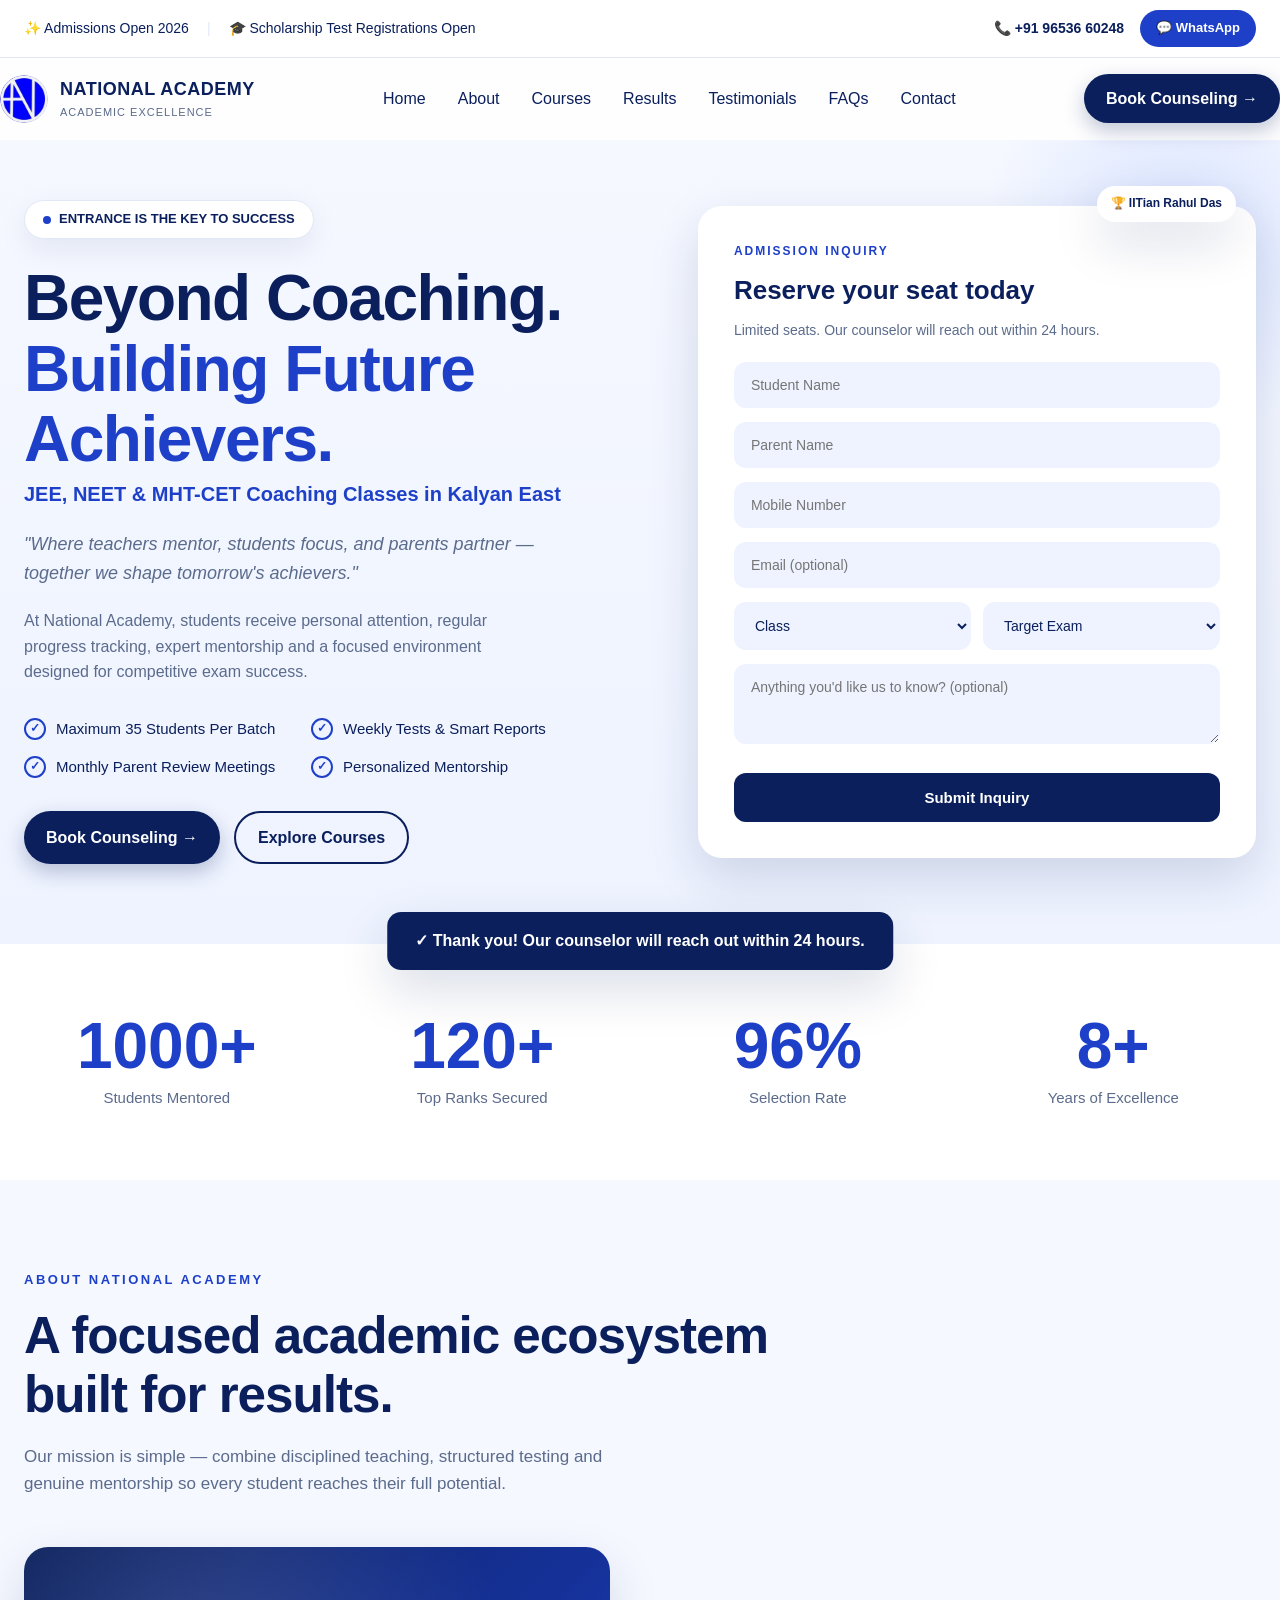
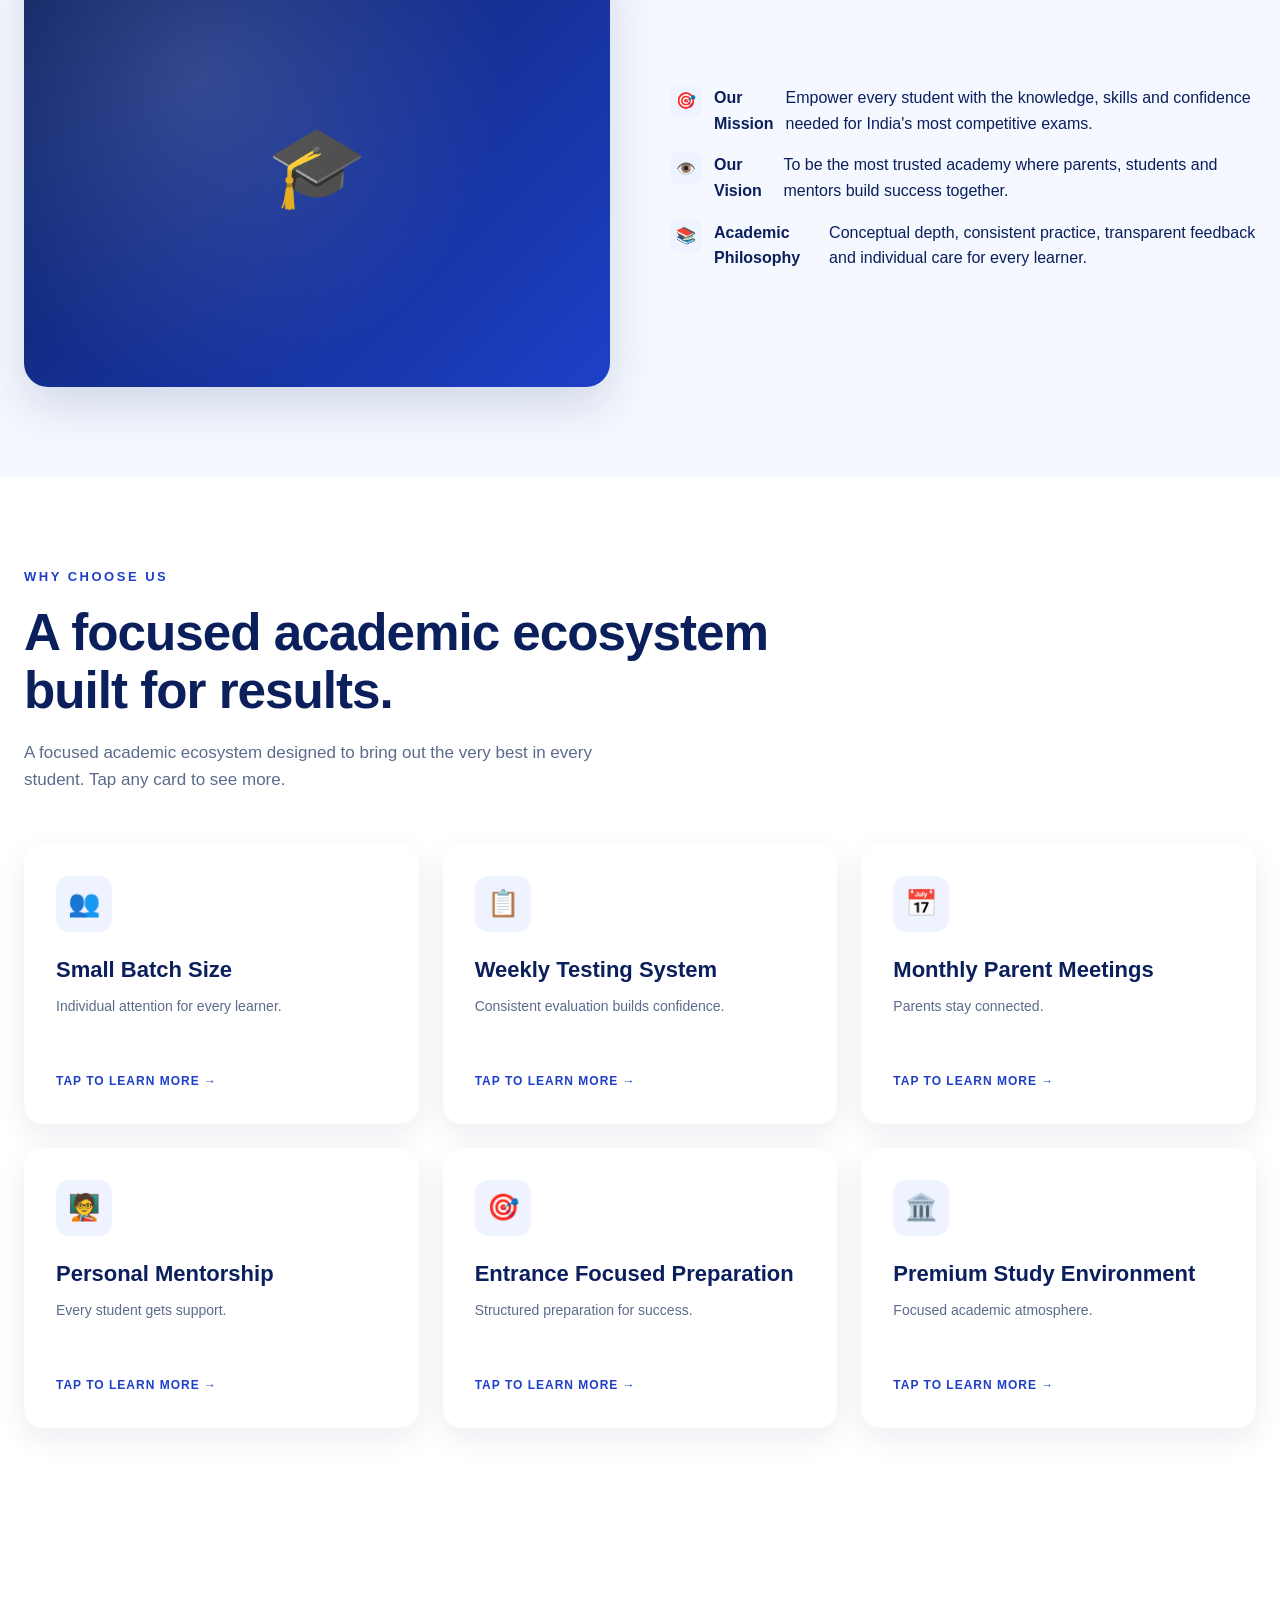
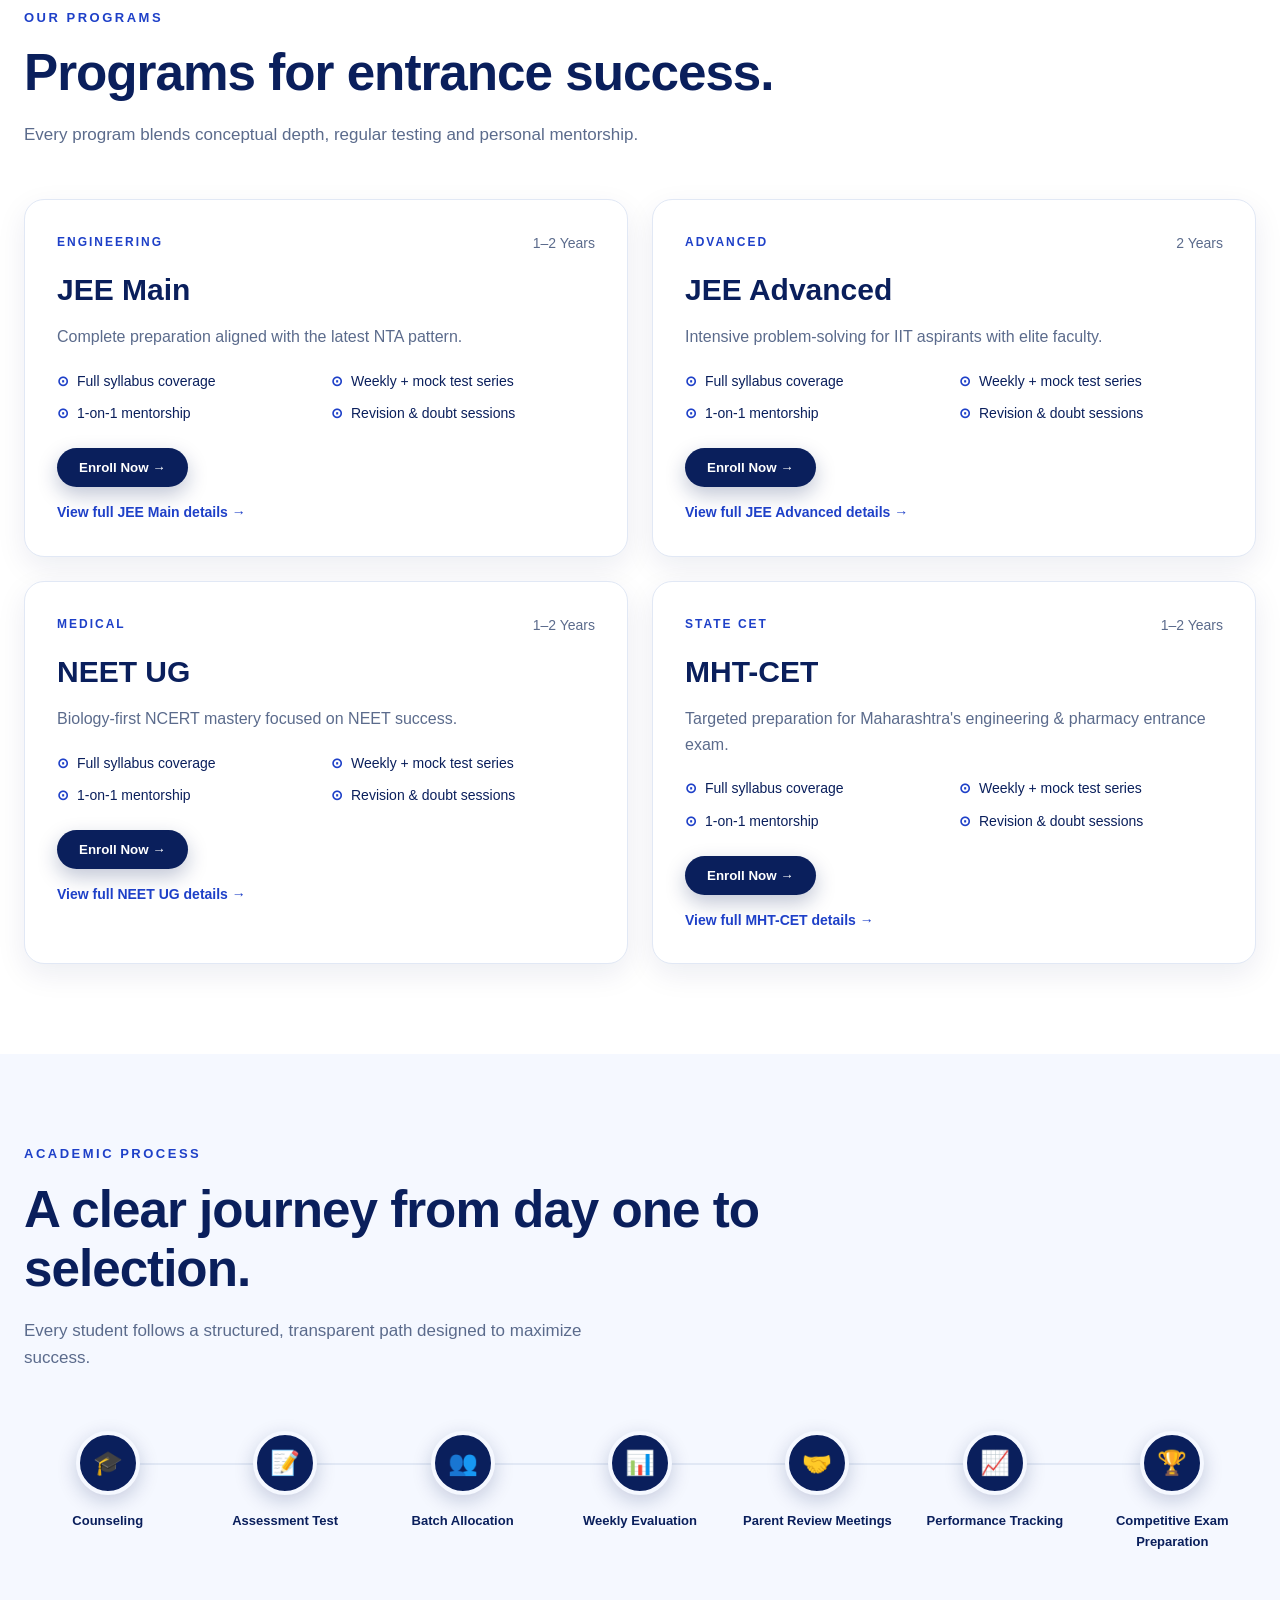
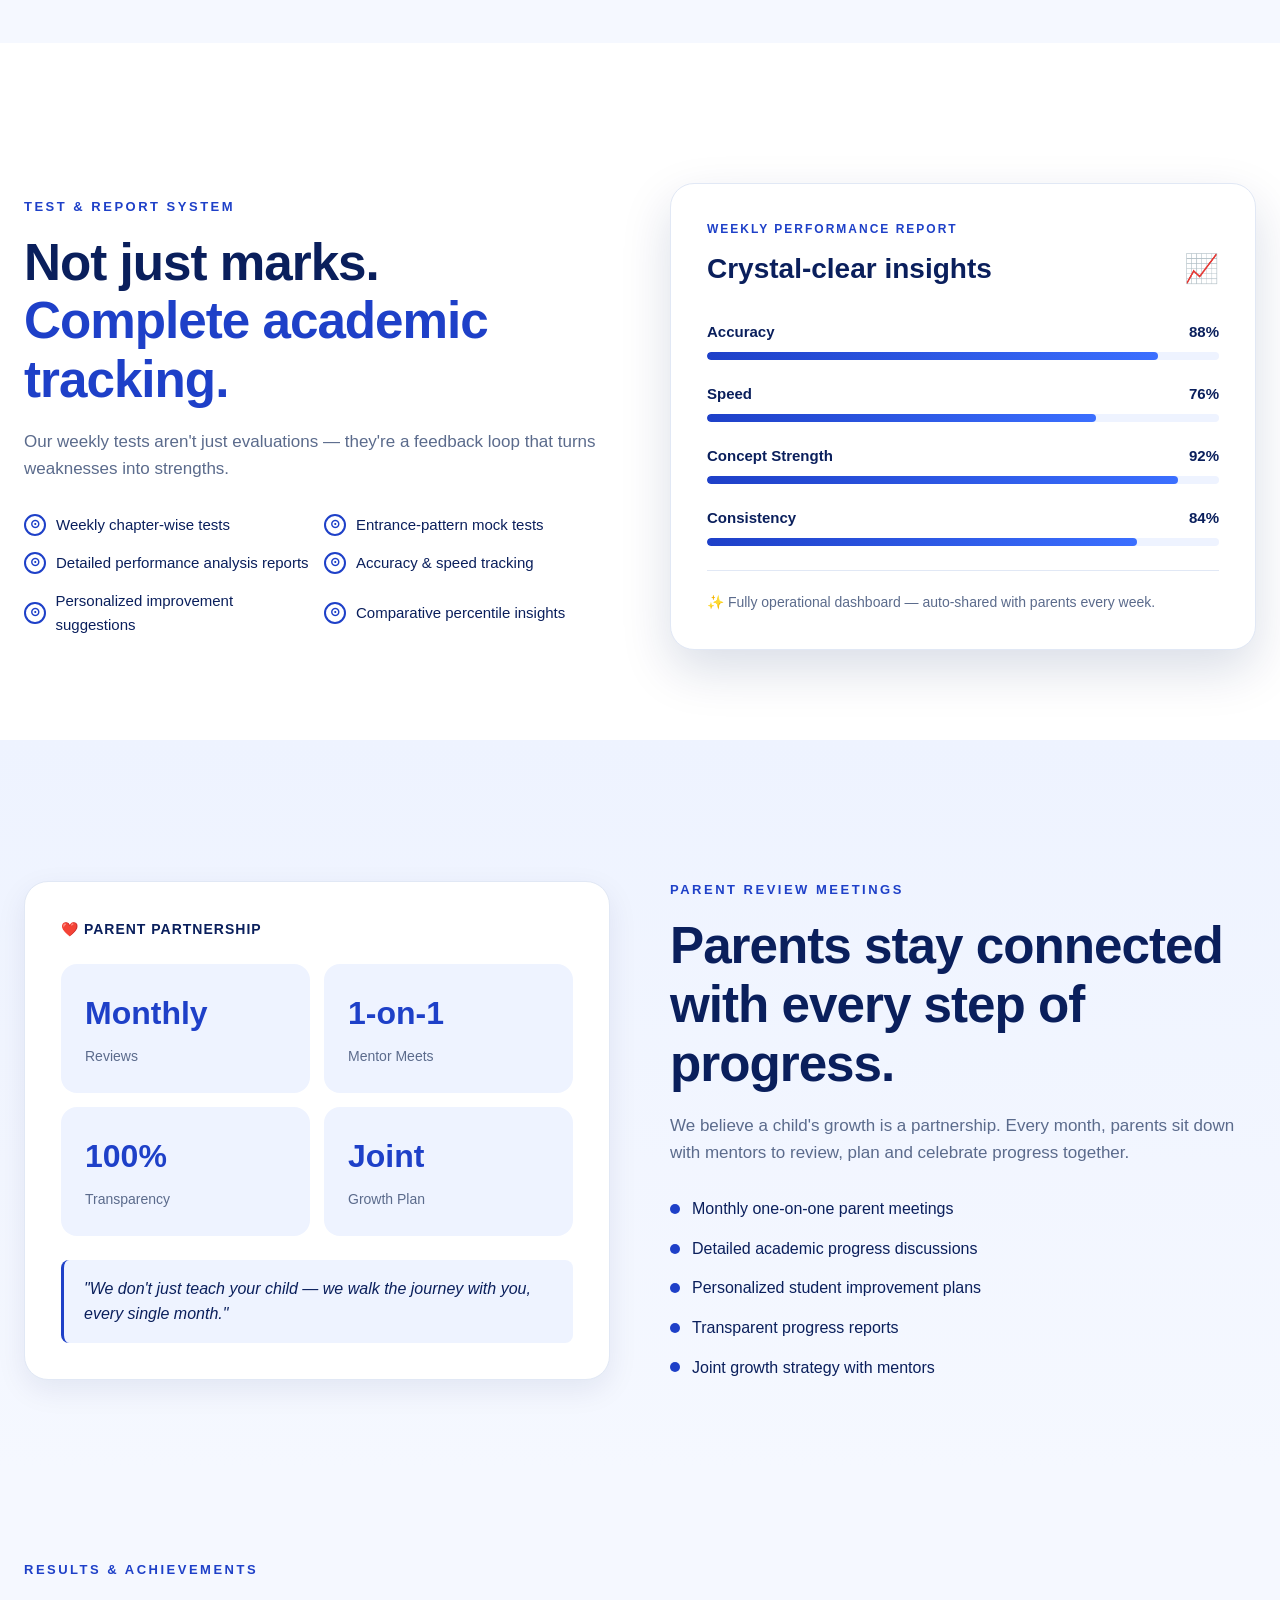
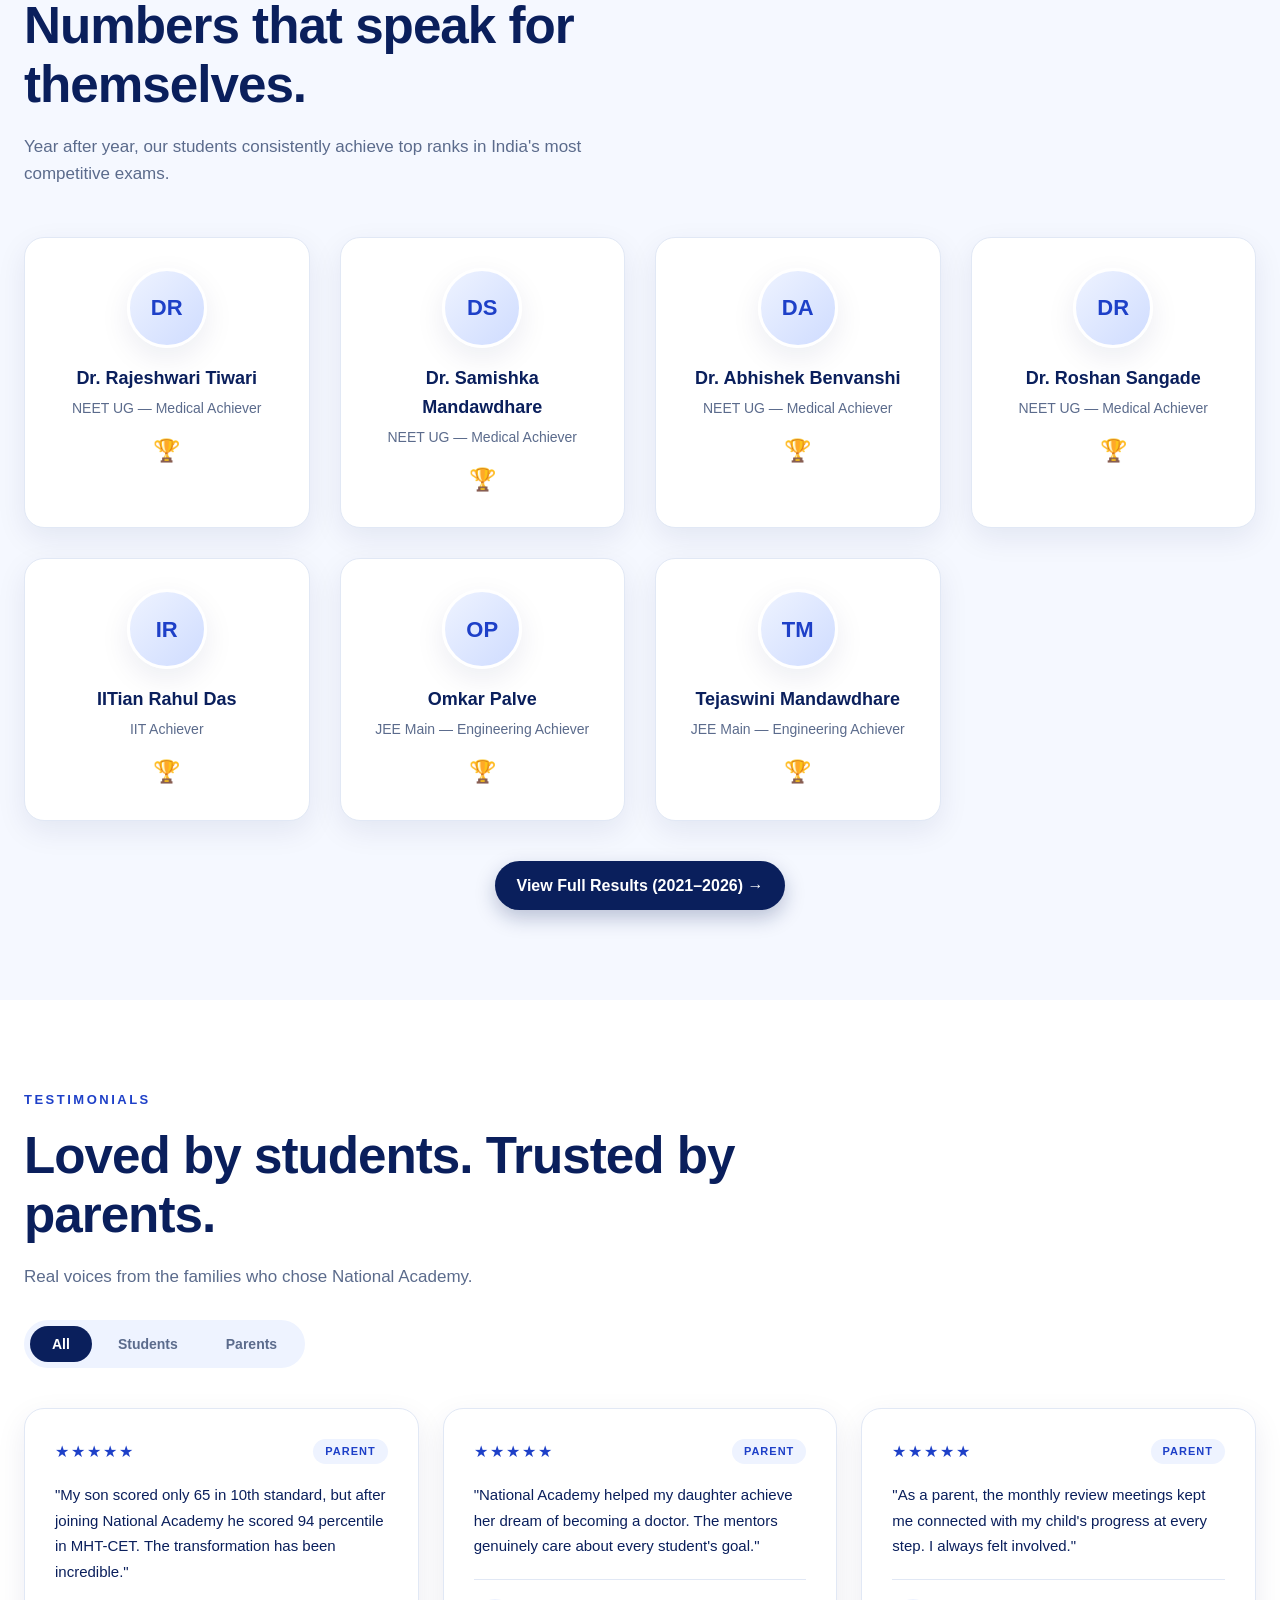
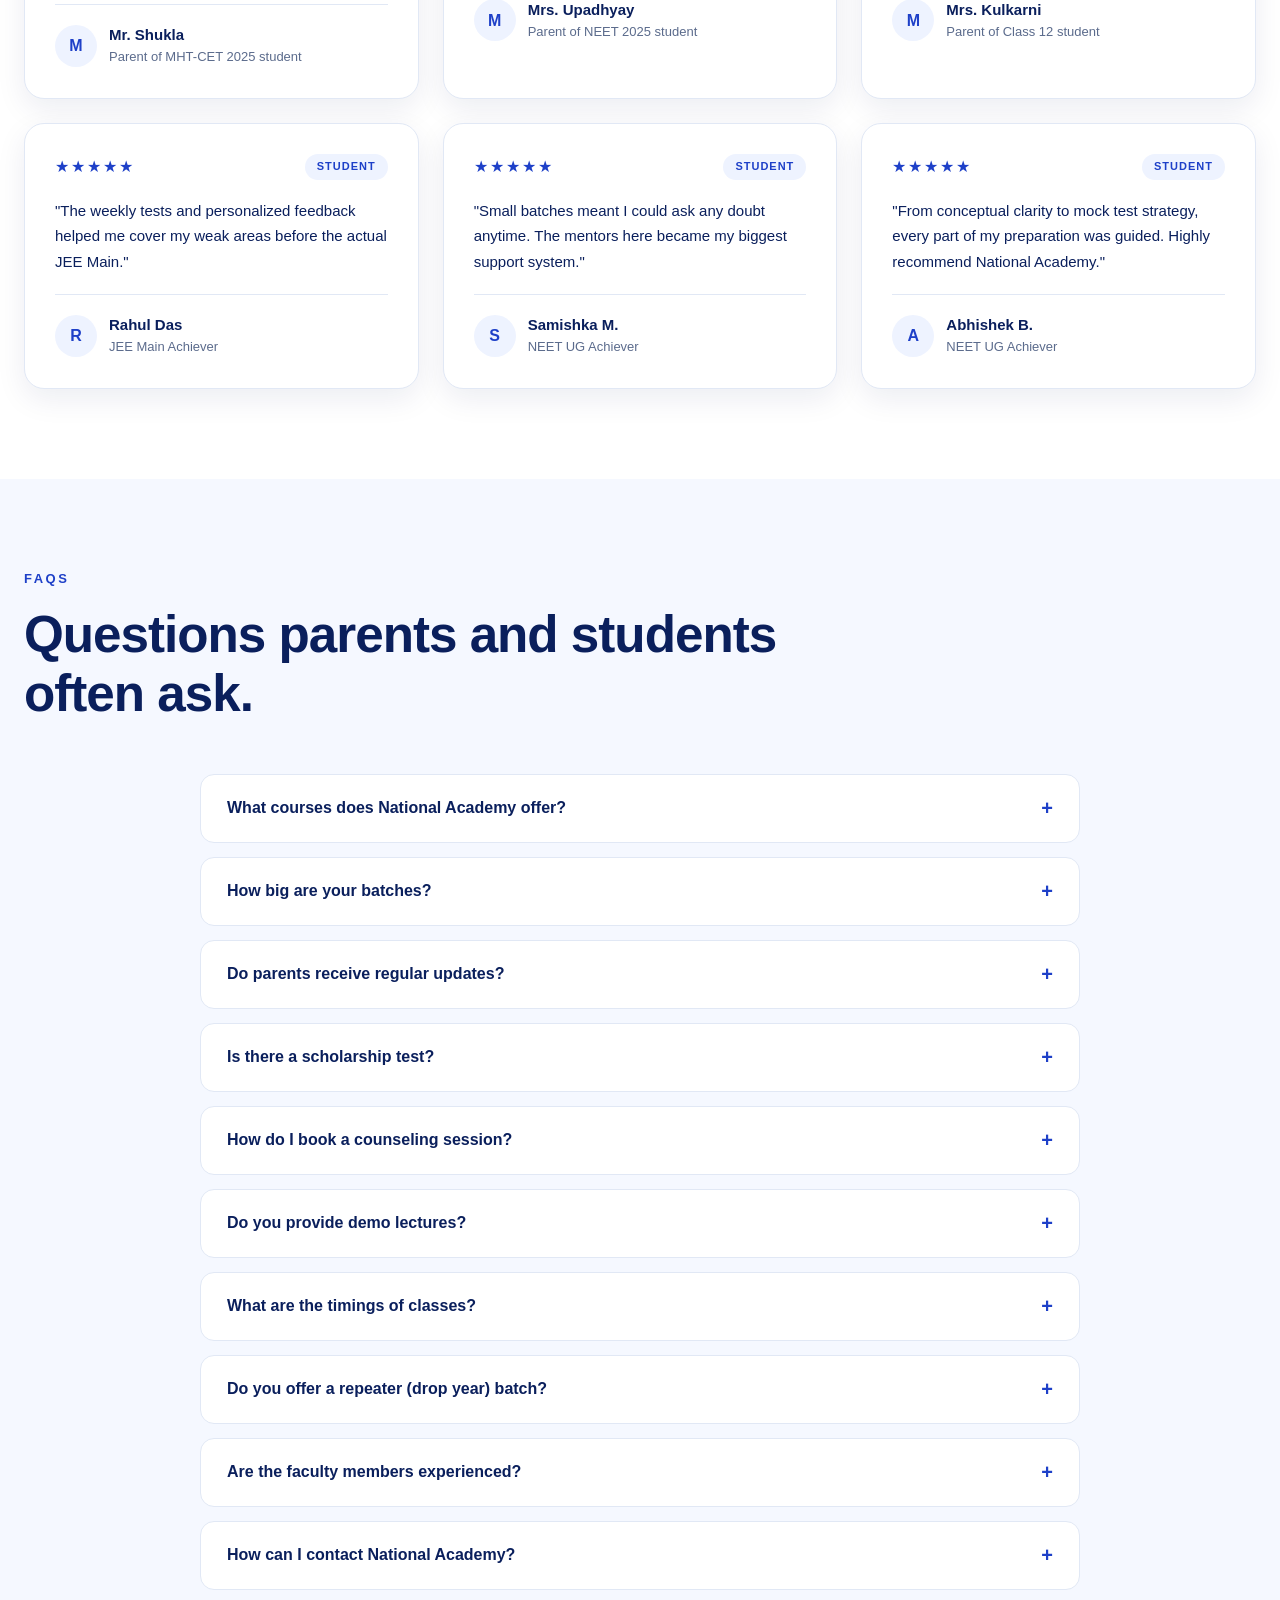
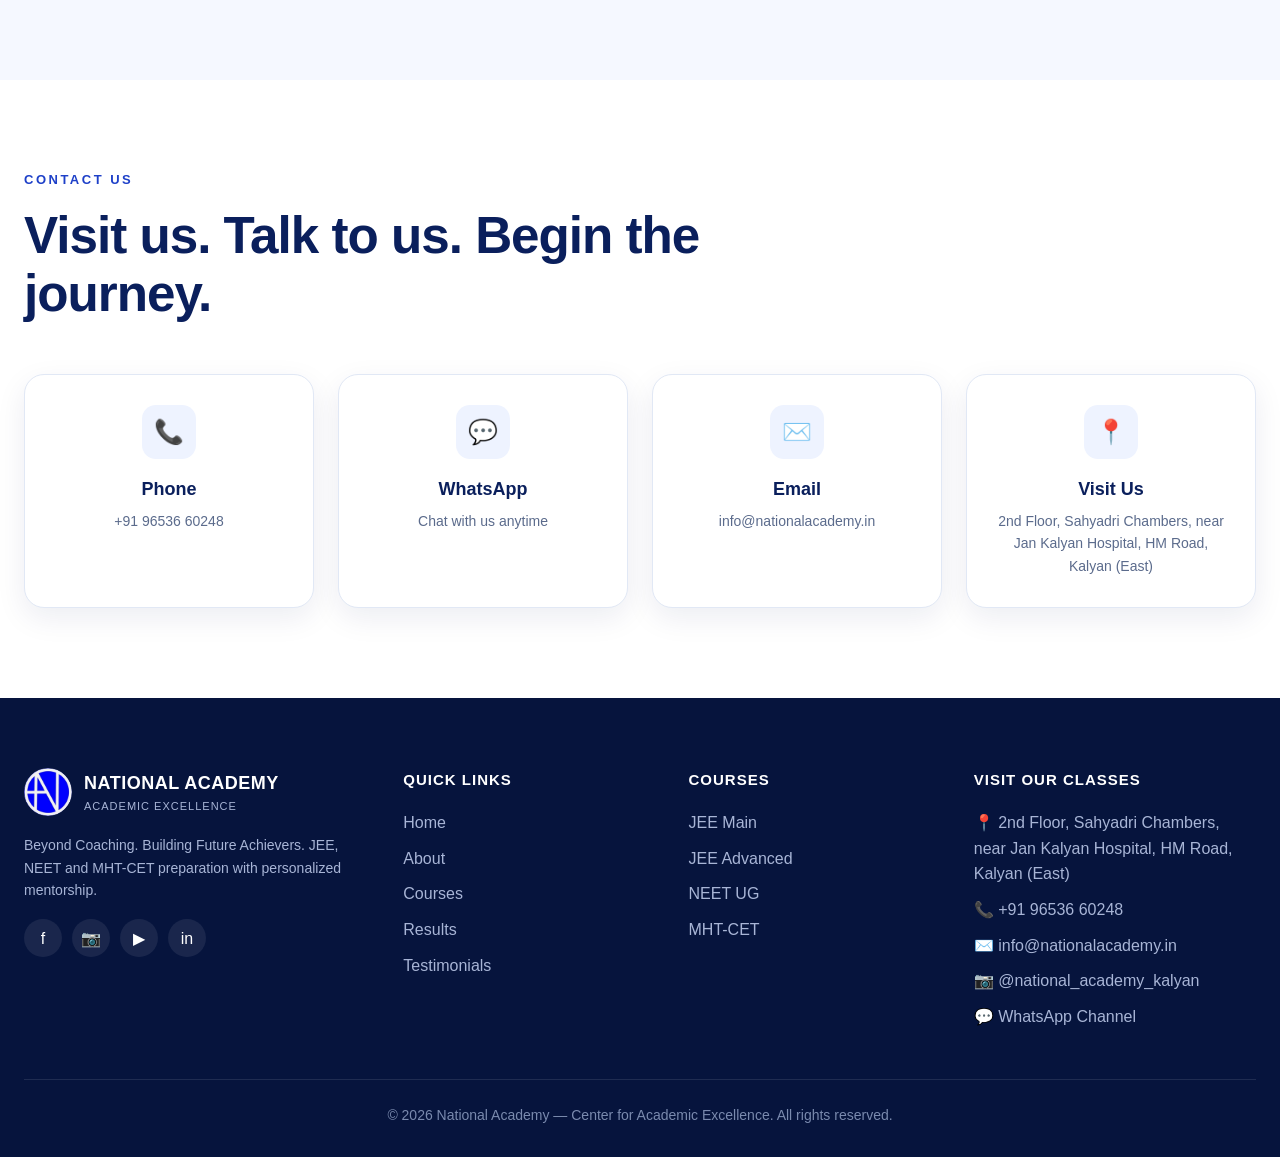
<file: index.html>
<!DOCTYPE html>
<html lang="en">
<head>
<meta charset="UTF-8">
<meta name="viewport" content="width=device-width, initial-scale=1.0">
<title>National Academy | Center for Academic Excellence</title>
<meta name="description" content="National Academy - Center for Academic Excellence. JEE, NEET and MHT-CET coaching with personalized mentorship, weekly testing and monthly parent reviews.">
<link rel="canonical" href="https://nationalacademyclasses.com/">
<meta name="google-site-verification" content="jpuLiHIWOQnJ_hLcvtwsYI-WTBJJKXnSQZCWcTx5LEg" />
<link rel="icon" type="image/png" href="[data-uri]">
<link rel="apple-touch-icon" href="[data-uri]">
<meta property="og:title" content="National Academy | Center for Academic Excellence">
<meta property="og:description" content="Beyond Coaching. Building Future Achievers. JEE, NEET & MHT-CET programs.">
<meta property="og:type" content="website">
<meta property="og:url" content="https://nationalacademyclasses.com/">
<meta name="twitter:card" content="summary_large_image">
<meta name="twitter:title" content="National Academy | Center for Academic Excellence">
<meta name="twitter:description" content="Beyond Coaching. Building Future Achievers.">
<script type="application/ld+json">
{
  "@context": "https://schema.org",
  "@type": "EducationalOrganization",
  "@id": "https://nationalacademyclasses.com/#organization",
  "name": "National Academy",
  "alternateName": "National Academy - Center for Academic Excellence",
  "description": "National Academy is a coaching institute in Kalyan East offering JEE Main, JEE Advanced, NEET UG and MHT-CET preparation with small batches, weekly testing and monthly parent review meetings.",
  "url": "https://nationalacademyclasses.com/",
  "telephone": "+91 96536 60248",
  "email": "info@nationalacademy.in",
  "priceRange": "₹₹",
  "address": {
    "@type": "PostalAddress",
    "streetAddress": "2nd Floor, Sahyadri Chambers, near Jan Kalyan Hospital, HM Road",
    "addressLocality": "Kalyan East",
    "addressRegion": "Maharashtra",
    "postalCode": "421306",
    "addressCountry": "IN"
  },
  "geo": {
    "@type": "GeoCoordinates",
    "latitude": "19.2456",
    "longitude": "73.1590"
  },
  "sameAs": [
    "https://instagram.com/nationalacademy_",
    "https://whatsapp.com/channel/0029VaYuWtFGehEQWGYex31q"
  ],
  "aggregateRating": {
    "@type": "AggregateRating",
    "ratingValue": "4.9",
    "reviewCount": "20"
  },
  "hasCourse": [
    {
      "@type": "Course",
      "name": "JEE Main Coaching",
      "url": "https://nationalacademyclasses.com/jee-main-coaching-kalyan-east.html",
      "description": "Complete JEE Main preparation aligned with the latest NTA pattern, with weekly and mock test series and 1-on-1 mentorship.",
      "provider": { "@type": "EducationalOrganization", "name": "National Academy", "sameAs": "https://nationalacademyclasses.com/" }
    },
    {
      "@type": "Course",
      "name": "JEE Advanced Coaching",
      "url": "https://nationalacademyclasses.com/jee-advanced-coaching-kalyan-east.html",
      "description": "Intensive problem-solving preparation for IIT aspirants with elite faculty.",
      "provider": { "@type": "EducationalOrganization", "name": "National Academy", "sameAs": "https://nationalacademyclasses.com/" }
    },
    {
      "@type": "Course",
      "name": "NEET UG Coaching",
      "url": "https://nationalacademyclasses.com/neet-coaching-kalyan-east.html",
      "description": "Biology-first NCERT mastery focused on NEET UG success.",
      "provider": { "@type": "EducationalOrganization", "name": "National Academy", "sameAs": "https://nationalacademyclasses.com/" }
    },
    {
      "@type": "Course",
      "name": "MHT-CET Coaching",
      "url": "https://nationalacademyclasses.com/mht-cet-coaching-kalyan-east.html",
      "description": "Targeted preparation for Maharashtra's engineering and pharmacy entrance exam.",
      "provider": { "@type": "EducationalOrganization", "name": "National Academy", "sameAs": "https://nationalacademyclasses.com/" }
    }
  ]
}
</script>
<script type="application/ld+json">
{
  "@context": "https://schema.org",
  "@type": "FAQPage",
  "mainEntity": [
    {
      "@type": "Question",
      "name": "What courses does National Academy offer?",
      "acceptedAnswer": { "@type": "Answer", "text": "We offer JEE Main, JEE Advanced, NEET UG and MHT-CET programs for Classes 11 and 12 along with Repeater batches." }
    },
    {
      "@type": "Question",
      "name": "How big are your batches?",
      "acceptedAnswer": { "@type": "Answer", "text": "Every batch is capped at a maximum of 35 students to ensure personal attention and 1-on-1 mentorship." }
    },
    {
      "@type": "Question",
      "name": "Do parents receive regular updates?",
      "acceptedAnswer": { "@type": "Answer", "text": "Yes. We conduct monthly parent review meetings and share weekly performance reports automatically." }
    },
    {
      "@type": "Question",
      "name": "Is there a scholarship test?",
      "acceptedAnswer": { "@type": "Answer", "text": "Yes, scholarship test registrations are currently open. Contact us for the next available date." }
    },
    {
      "@type": "Question",
      "name": "How do I book a counseling session?",
      "acceptedAnswer": { "@type": "Answer", "text": "Submit the inquiry form on this page or call us at +91 96536 60248. Our counselor will reach out within 24 hours." }
    },
    {
      "@type": "Question",
      "name": "Do you provide demo lectures?",
      "acceptedAnswer": { "@type": "Answer", "text": "Yes, prospective students can attend a free demo lecture before enrolling. Contact us to schedule." }
    },
    {
      "@type": "Question",
      "name": "What are the timings of classes?",
      "acceptedAnswer": { "@type": "Answer", "text": "Regular batches run in morning and evening shifts. Detailed schedules are shared at the time of admission." }
    },
    {
      "@type": "Question",
      "name": "Do you offer a repeater (drop year) batch?",
      "acceptedAnswer": { "@type": "Answer", "text": "Yes, dedicated repeater batches are available for JEE, NEET and MHT-CET aspirants with focused revision and intensive testing." }
    },
    {
      "@type": "Question",
      "name": "Are the faculty members experienced?",
      "acceptedAnswer": { "@type": "Answer", "text": "Our faculty are subject specialists with years of experience in mentoring JEE/NEET top rankers." }
    },
    {
      "@type": "Question",
      "name": "How can I contact National Academy?",
      "acceptedAnswer": { "@type": "Answer", "text": "Call or WhatsApp us on +91 96536 60248 or visit us at 2nd Floor, Sahyadri Chambers, near Jan Kalyan Hospital, HM Road, Kalyan (East)." }
    }
  ]
}
</script>

<!-- https://script.google.com/macros/s/AKfycbyQIpqhF3Bwk7kVNRuC45qFXNHx67AA3TcbVvgqn4J6izI49udC3bFhP1Qv370ona3hTA/exec -->
<style>
*{margin:0;padding:0;box-sizing:border-box}
:root{
  --navy:#0a1f5c;
  --navy-dark:#06143d;
  --blue:#1e40c8;
  --blue-light:#3b6fff;
  --bg:#f5f8ff;
  --bg-soft:#eef3ff;
  --white:#ffffff;
  --text:#0a1f5c;
  --muted:#5b6b8c;
  --border:#e1e8f5;
  --shadow:0 10px 30px rgba(10,31,92,.08);
  --shadow-lg:0 20px 50px rgba(10,31,92,.15);
}
html{scroll-behavior:smooth}
body{font-family:-apple-system,BlinkMacSystemFont,'Segoe UI',Inter,Roboto,sans-serif;color:var(--text);background:var(--bg);line-height:1.6;overflow-x:hidden}
img{max-width:100%;display:block}
a{text-decoration:none;color:inherit}
button{font-family:inherit;cursor:pointer;border:none;background:none}
.container{max-width:1280px;margin:0 auto;padding:0 24px}

/* Top bar */
.topbar{background:var(--white);border-bottom:1px solid var(--border);padding:10px 0;font-size:14px}
.topbar-inner{display:flex;justify-content:space-between;align-items:center;gap:16px;flex-wrap:wrap}
.topbar-left{display:flex;align-items:center;gap:18px;color:var(--navy);font-weight:500}
.topbar-left span{display:flex;align-items:center;gap:6px}
.topbar-divider{color:var(--border)}
.topbar-right{display:flex;align-items:center;gap:16px}
.topbar-phone{color:var(--navy);font-weight:600;display:flex;align-items:center;gap:6px}
.wa-btn{background:var(--blue);color:white;padding:8px 16px;border-radius:999px;font-weight:600;display:inline-flex;align-items:center;gap:6px;font-size:13px;transition:transform .2s}
.wa-btn:hover{transform:translateY(-2px)}

/* Navbar */
.navbar{position:sticky;top:0;z-index:100;background:rgba(255,255,255,.85);backdrop-filter:blur(12px);border-bottom:1px solid transparent;transition:all .3s}
.navbar.scrolled{box-shadow:var(--shadow);border-bottom-color:var(--border);background:rgba(255,255,255,.95)}
.nav-inner{display:flex;align-items:center;justify-content:space-between;padding:16px 0}
.brand{display:flex;align-items:center;gap:12px}
.logo{width:48px;height:48px;border-radius:50%;background:var(--white);display:flex;align-items:center;justify-content:center;overflow:hidden}
.logo img{width:100%;height:100%;object-fit:cover;border-radius:50%}
.brand-text .brand-name{display:block;font-size:18px;font-weight:800;letter-spacing:.5px;color:var(--navy)}
.brand-text p{font-size:11px;color:var(--muted);text-transform:uppercase;letter-spacing:1px}
.nav-links{display:flex;gap:32px;align-items:center}
.nav-links a{font-weight:500;color:var(--navy);transition:color .2s;position:relative}
.nav-links a:hover{color:var(--blue)}
.nav-links a::after{content:'';position:absolute;bottom:-6px;left:0;width:0;height:2px;background:var(--blue);transition:width .3s}
.nav-links a:hover::after{width:100%}
.btn-primary{background:var(--navy);color:white;padding:12px 22px;border-radius:999px;font-weight:600;display:inline-flex;align-items:center;gap:8px;transition:all .3s;box-shadow:0 8px 20px rgba(10,31,92,.25)}
.btn-primary:hover{background:var(--blue);transform:translateY(-2px);box-shadow:0 12px 28px rgba(30,64,200,.3)}
.btn-outline{background:transparent;color:var(--navy);padding:12px 22px;border-radius:999px;font-weight:600;border:2px solid var(--navy);display:inline-flex;align-items:center;gap:8px;transition:all .3s}
.btn-outline:hover{background:var(--navy);color:white}
.menu-toggle{display:none;font-size:24px;color:var(--navy)}

/* Hero */
.hero{padding:60px 0 80px;background:linear-gradient(180deg,var(--bg) 0%,var(--bg-soft) 100%);position:relative;overflow:hidden}
.hero::before{content:'';position:absolute;top:-100px;right:-100px;width:400px;height:400px;background:radial-gradient(circle,rgba(59,111,255,.15),transparent 70%);border-radius:50%;animation:float 6s ease-in-out infinite}
.hero-grid{display:grid;grid-template-columns:1.1fr 1fr;gap:60px;align-items:center;position:relative}
.badge{display:inline-flex;align-items:center;gap:8px;padding:8px 18px;background:white;border:1px solid var(--border);border-radius:999px;font-size:13px;font-weight:600;color:var(--navy);box-shadow:var(--shadow)}
.badge .dot{width:8px;height:8px;background:var(--blue);border-radius:50%;animation:pulse 2s infinite}
.hero h1{font-size:clamp(36px,5vw,64px);font-weight:800;line-height:1.1;margin:24px 0 4px;letter-spacing:-1.5px}
.hero h1 .accent{color:var(--blue);display:block}
.hero .hero-subtitle{font-size:clamp(16px,1.6vw,20px);font-weight:600;color:var(--blue);margin:0 0 20px}
.hero-quote{font-size:18px;color:var(--muted);font-style:italic;margin-bottom:20px;max-width:520px}
.hero-desc{font-size:16px;color:var(--muted);margin-bottom:32px;max-width:520px}
.hero-features{display:grid;grid-template-columns:1fr 1fr;gap:14px;margin-bottom:32px;max-width:560px}
.hero-features div{display:flex;align-items:center;gap:10px;font-weight:500;color:var(--navy);font-size:15px}
.hero-features .check{width:22px;height:22px;background:var(--bg-soft);border:2px solid var(--blue);color:var(--blue);border-radius:50%;display:flex;align-items:center;justify-content:center;font-size:12px;font-weight:700;flex-shrink:0}
.hero-cta{display:flex;gap:14px;flex-wrap:wrap}

.hero-card{background:white;border-radius:24px;padding:36px;box-shadow:var(--shadow-lg);position:relative;animation:slideUp .8s ease}
.hero-card-label{color:var(--blue);font-size:12px;font-weight:700;letter-spacing:2px;margin-bottom:8px}
.hero-card h3{font-size:26px;font-weight:800;color:var(--navy);margin-bottom:8px}
.hero-card p{color:var(--muted);font-size:14px;margin-bottom:20px}
.hero-card .field{margin-bottom:14px}
.hero-card input,.hero-card select,.hero-card textarea{width:100%;padding:14px 16px;background:var(--bg-soft);border:1px solid transparent;border-radius:12px;font-size:14px;color:var(--navy);font-family:inherit;transition:border-color .2s}
.hero-card input:focus,.hero-card select:focus,.hero-card textarea:focus{outline:none;border-color:var(--blue);background:white}
.hero-card textarea{min-height:80px;resize:vertical}
.field-row{display:grid;grid-template-columns:1fr 1fr;gap:12px}
.submit-btn{width:100%;background:var(--navy);color:white;padding:16px;border-radius:12px;font-weight:700;font-size:15px;transition:all .3s;margin-top:8px}
.submit-btn:hover{background:var(--blue)}
.floating-badge{position:absolute;top:-20px;right:20px;background:white;padding:8px 14px;border-radius:999px;box-shadow:var(--shadow-lg);font-size:12px;font-weight:600;color:var(--navy);display:flex;align-items:center;gap:6px;animation:float 4s ease-in-out infinite}

/* Sections */
section{padding:90px 0}
.eyebrow{color:var(--blue);font-size:13px;font-weight:700;letter-spacing:2.5px;text-transform:uppercase;margin-bottom:16px}
.section-title{font-size:clamp(32px,4vw,52px);font-weight:800;line-height:1.15;letter-spacing:-1px;max-width:780px;color:var(--navy)}
.section-sub{color:var(--muted);font-size:17px;max-width:620px;margin-top:18px}

/* Stats */
.stats{background:var(--white);padding:70px 0}
.stats-grid{display:grid;grid-template-columns:repeat(4,1fr);gap:30px;text-align:center}
.stat-num{font-size:clamp(40px,5vw,64px);font-weight:800;color:var(--blue);line-height:1}
.stat-label{color:var(--muted);margin-top:8px;font-weight:500;font-size:15px}

/* About */
.about-grid{display:grid;grid-template-columns:1fr 1fr;gap:60px;align-items:center;margin-top:50px}
.about-image{background:linear-gradient(135deg,var(--navy),var(--blue));border-radius:24px;aspect-ratio:4/3;display:flex;align-items:center;justify-content:center;color:white;font-size:80px;box-shadow:var(--shadow-lg);position:relative;overflow:hidden}
.about-image::after{content:'';position:absolute;inset:0;background:radial-gradient(circle at 30% 30%,rgba(255,255,255,.15),transparent 60%)}
.about-list{margin-top:24px;display:flex;flex-direction:column;gap:14px}
.about-list div{display:flex;gap:12px;align-items:flex-start}
.about-list strong{color:var(--navy);display:block;margin-bottom:2px}
.about-list span.icon{flex-shrink:0;width:32px;height:32px;background:var(--bg-soft);border-radius:8px;display:flex;align-items:center;justify-content:center;color:var(--blue);font-weight:700}

/* Why Choose - Flip cards */
.features-grid{display:grid;grid-template-columns:repeat(3,1fr);gap:24px;margin-top:50px}
.flip-card{height:280px;perspective:1500px}
.flip-inner{position:relative;width:100%;height:100%;transition:transform .8s;transform-style:preserve-3d}
.flip-card.flipped .flip-inner{transform:rotateY(180deg)}
.flip-face{position:absolute;inset:0;border-radius:20px;padding:32px;backface-visibility:hidden;background:white;box-shadow:var(--shadow);display:flex;flex-direction:column;justify-content:center;transition:box-shadow .3s}
.flip-card:hover .flip-face{box-shadow:var(--shadow-lg)}
.flip-front .icon-box{width:56px;height:56px;background:var(--bg-soft);border-radius:14px;display:flex;align-items:center;justify-content:center;color:var(--blue);font-size:26px;margin-bottom:20px}
.flip-front h4{font-size:22px;font-weight:800;color:var(--navy);margin-bottom:8px}
.flip-front p{color:var(--muted);font-size:14px}
.flip-front .hint{margin-top:auto;font-size:12px;color:var(--blue);font-weight:600;letter-spacing:1px;text-transform:uppercase}
.flip-back{background:var(--navy);color:white;transform:rotateY(180deg)}
.flip-back h4{color:white;font-size:20px;font-weight:800;margin-bottom:16px}
.flip-back ul{list-style:none}
.flip-back li{padding:6px 0;font-size:14px;display:flex;gap:10px;align-items:center}
.flip-back li::before{content:'✓';color:#7ba3ff;font-weight:bold}

/* Courses */
.courses{background:var(--white)}
.courses-grid{display:grid;grid-template-columns:1fr 1fr;gap:24px;margin-top:50px}
.course-card{background:white;border:1px solid var(--border);border-radius:20px;padding:32px;transition:all .3s;box-shadow:var(--shadow)}
.course-card:hover{transform:translateY(-6px);box-shadow:var(--shadow-lg);border-color:var(--blue-light)}
.course-head{display:flex;justify-content:space-between;align-items:center;margin-bottom:12px}
.course-tag{color:var(--blue);font-size:12px;font-weight:700;letter-spacing:2px}
.course-dur{color:var(--muted);font-size:14px}
.course-card h3{font-size:30px;font-weight:800;color:var(--navy);margin-bottom:10px}
.course-card>p{color:var(--muted);margin-bottom:20px}
.course-feats{display:grid;grid-template-columns:1fr 1fr;gap:10px;margin-bottom:24px}
.course-feats div{display:flex;align-items:center;gap:8px;font-size:14px;color:var(--navy)}
.course-feats .ck{color:var(--blue);font-weight:bold}

/* Process timeline */
.timeline{margin-top:60px;position:relative}
.timeline-line{position:absolute;top:32px;left:5%;right:5%;height:2px;background:var(--border)}
.timeline-grid{display:grid;grid-template-columns:repeat(7,1fr);gap:10px;position:relative}
.tl-step{text-align:center}
.tl-circle{width:64px;height:64px;background:var(--navy);border-radius:50%;display:flex;align-items:center;justify-content:center;color:white;font-size:24px;margin:0 auto 16px;border:4px solid var(--bg);box-shadow:0 6px 20px rgba(10,31,92,.2);transition:all .3s}
.tl-step:hover .tl-circle{transform:scale(1.1);background:var(--blue)}
.tl-step p{font-size:13px;font-weight:600;color:var(--navy)}

/* Tracking section */
.tracking{background:var(--white)}
.track-grid{display:grid;grid-template-columns:1fr 1fr;gap:60px;align-items:center;margin-top:50px}
.track-list{margin-top:30px;display:grid;grid-template-columns:1fr 1fr;gap:14px}
.track-list div{display:flex;align-items:center;gap:10px;color:var(--navy);font-weight:500;font-size:15px}
.track-list .ck{width:22px;height:22px;border:2px solid var(--blue);color:var(--blue);border-radius:50%;display:flex;align-items:center;justify-content:center;font-size:12px;font-weight:700}
.report-card{background:white;border:1px solid var(--border);border-radius:24px;padding:36px;box-shadow:var(--shadow-lg)}
.report-card .label{color:var(--blue);font-size:12px;font-weight:700;letter-spacing:2px;margin-bottom:8px}
.report-card h3{font-size:28px;font-weight:800;color:var(--navy);margin-bottom:28px;display:flex;justify-content:space-between;align-items:center}
.bar-row{margin-bottom:22px}
.bar-head{display:flex;justify-content:space-between;margin-bottom:8px;font-weight:600;color:var(--navy);font-size:15px}
.bar{height:8px;background:var(--bg-soft);border-radius:999px;overflow:hidden}
.bar-fill{height:100%;background:linear-gradient(90deg,var(--blue),var(--blue-light));border-radius:999px;width:0;transition:width 1.5s ease}

/* Parent partnership */
.parents{background:linear-gradient(180deg,var(--bg-soft),var(--bg))}
.parent-grid{display:grid;grid-template-columns:1fr 1fr;gap:60px;align-items:center;margin-top:50px}
.parent-card{background:white;border:1px solid var(--border);border-radius:24px;padding:36px;box-shadow:var(--shadow)}
.parent-card-title{display:flex;align-items:center;gap:10px;color:var(--navy);font-weight:700;font-size:14px;letter-spacing:1px;text-transform:uppercase;margin-bottom:24px}
.parent-stats{display:grid;grid-template-columns:1fr 1fr;gap:14px}
.pstat{background:var(--bg-soft);padding:24px;border-radius:16px}
.pstat strong{display:block;font-size:32px;color:var(--blue);font-weight:800;margin-bottom:4px}
.pstat span{color:var(--muted);font-size:14px}
.parent-quote{margin-top:24px;padding:16px 20px;border-left:3px solid var(--blue);background:var(--bg-soft);border-radius:8px;font-style:italic;color:var(--navy)}
.parent-list{margin-top:30px;display:flex;flex-direction:column;gap:14px}
.parent-list div{display:flex;align-items:center;gap:12px;color:var(--navy);font-weight:500}
.parent-list .bullet{width:10px;height:10px;background:var(--blue);border-radius:50%;flex-shrink:0}

/* Results */
.results-grid{display:grid;grid-template-columns:repeat(4,1fr);gap:30px;margin-top:50px}
.topper-card{background:white;border:1px solid var(--border);border-radius:20px;padding:30px;text-align:center;box-shadow:var(--shadow);transition:all .3s}
.topper-card:hover{transform:translateY(-6px);box-shadow:var(--shadow-lg)}
.topper-avatar{width:80px;height:80px;background:linear-gradient(135deg,var(--bg-soft),#cfdcff);border-radius:50%;display:flex;align-items:center;justify-content:center;font-weight:800;color:var(--blue);font-size:22px;margin:0 auto 16px;border:3px solid white;box-shadow:var(--shadow)}
.topper-card h4{font-size:18px;font-weight:700;color:var(--navy);margin-bottom:4px}
.topper-card p{color:var(--muted);font-size:14px;margin-bottom:14px}
.topper-card .trophy{color:var(--blue);font-size:22px}

/* Testimonials */
.testimonials{background:var(--white)}
.testimonial-tabs{display:inline-flex;background:var(--bg-soft);padding:6px;border-radius:999px;margin-top:30px;gap:4px}
.tab{padding:10px 22px;border-radius:999px;font-weight:600;color:var(--muted);transition:all .2s;font-size:14px}
.tab.active{background:var(--navy);color:white}
.test-grid{display:grid;grid-template-columns:repeat(3,1fr);gap:24px;margin-top:40px}
.test-card{background:white;border:1px solid var(--border);border-radius:20px;padding:30px;box-shadow:var(--shadow);transition:all .3s}
.test-card:hover{transform:translateY(-4px);box-shadow:var(--shadow-lg)}
.test-head{display:flex;justify-content:space-between;align-items:center;margin-bottom:18px}
.stars{color:var(--blue);font-size:16px;letter-spacing:2px}
.test-tag{background:var(--bg-soft);color:var(--blue);padding:4px 12px;border-radius:999px;font-size:11px;font-weight:700;letter-spacing:1px}
.test-text{color:var(--navy);font-size:15px;line-height:1.7;margin-bottom:20px}
.test-author{display:flex;align-items:center;gap:12px;padding-top:18px;border-top:1px solid var(--border)}
.author-avatar{width:42px;height:42px;background:var(--bg-soft);border-radius:50%;display:flex;align-items:center;justify-content:center;font-weight:700;color:var(--blue)}
.author-name{font-weight:700;color:var(--navy);font-size:15px}
.author-role{color:var(--muted);font-size:13px}

/* FAQ */
.faq-list{max-width:880px;margin:50px auto 0;display:flex;flex-direction:column;gap:14px}
.faq-item{background:white;border:1px solid var(--border);border-radius:14px;overflow:hidden;transition:box-shadow .3s}
.faq-item.open{box-shadow:var(--shadow)}
.faq-q{width:100%;padding:22px 26px;text-align:left;font-weight:600;color:var(--navy);font-size:16px;display:flex;justify-content:space-between;align-items:center;gap:14px}
.faq-q .arrow{font-size:20px;color:var(--blue);transition:transform .3s;flex-shrink:0}
.faq-item.open .arrow{transform:rotate(45deg)}
.faq-a{max-height:0;overflow:hidden;transition:max-height .4s ease}
.faq-a-inner{padding:0 26px 22px;color:var(--muted);line-height:1.7}

/* Contact */
.contact{background:var(--white)}
.contact-grid{display:grid;grid-template-columns:repeat(4,1fr);gap:24px;margin-top:50px}
.contact-card{background:white;border:1px solid var(--border);border-radius:20px;padding:30px;text-align:center;box-shadow:var(--shadow);transition:all .3s}
.contact-card:hover{transform:translateY(-6px);box-shadow:var(--shadow-lg);border-color:var(--blue-light)}
.contact-icon{width:54px;height:54px;background:var(--bg-soft);border-radius:14px;display:flex;align-items:center;justify-content:center;color:var(--blue);font-size:24px;margin:0 auto 16px}
.contact-card h4{font-size:18px;font-weight:700;color:var(--navy);margin-bottom:6px}
.contact-card p{color:var(--muted);font-size:14px}
.map-placeholder{margin-top:40px;height:300px;background:linear-gradient(135deg,var(--bg-soft),#dbe5ff);border-radius:20px;display:flex;align-items:center;justify-content:center;color:var(--navy);font-weight:600}

/* Footer */
footer{background:var(--navy-dark);color:#a8b5d6;padding:70px 0 30px;margin-top:0}
.footer-grid{display:grid;grid-template-columns:1.4fr 1fr 1fr 1.2fr;gap:50px;margin-bottom:50px}
.footer-brand{display:flex;align-items:center;gap:12px;margin-bottom:18px}
.footer-brand .logo{background:transparent;border-color:white;color:white}
.footer-brand .brand-name{display:block;color:white;font-size:18px}
.footer-brand p{color:#a8b5d6;font-size:11px}
.footer-col h5{color:white;font-weight:700;margin-bottom:18px;font-size:15px;letter-spacing:1px;text-transform:uppercase}
.footer-col ul{list-style:none;display:flex;flex-direction:column;gap:10px}
.footer-col a:hover{color:white}
.social{display:flex;gap:10px;margin-top:18px}
.social a{width:38px;height:38px;background:rgba(255,255,255,.08);border-radius:50%;display:flex;align-items:center;justify-content:center;color:white;transition:all .3s}
.social a:hover{background:var(--blue);transform:translateY(-3px)}
.footer-bottom{border-top:1px solid rgba(255,255,255,.1);padding-top:24px;text-align:center;color:#7a8aae;font-size:14px}

/* Animations */
@keyframes float{0%,100%{transform:translateY(0)}50%{transform:translateY(-12px)}}
@keyframes pulse{0%,100%{opacity:1}50%{opacity:.4}}
@keyframes slideUp{from{opacity:0;transform:translateY(30px)}to{opacity:1;transform:translateY(0)}}
@keyframes fadeIn{from{opacity:0;transform:translateY(20px)}to{opacity:1;transform:translateY(0)}}
.reveal{opacity:0;transform:translateY(30px);transition:opacity .8s ease,transform .8s ease}
.reveal.visible{opacity:1;transform:translateY(0)}

/* Toast */
.toast{position:fixed;bottom:30px;left:50%;transform:translateX(-50%) translateY(100px);background:var(--navy);color:white;padding:16px 28px;border-radius:14px;box-shadow:var(--shadow-lg);font-weight:600;z-index:1000;transition:transform .4s}
.toast.show{transform:translateX(-50%) translateY(0)}

/* Responsive */
@media (max-width:1024px){
  .hero-grid,.about-grid,.track-grid,.parent-grid{grid-template-columns:1fr;gap:40px}
  .features-grid,.courses-grid,.test-grid{grid-template-columns:repeat(2,1fr)}
  .stats-grid,.results-grid,.contact-grid{grid-template-columns:repeat(2,1fr)}
  .timeline-grid{grid-template-columns:repeat(4,1fr);gap:24px}
  .timeline-line{display:none}
  .footer-grid{grid-template-columns:repeat(2,1fr)}
}
@media (max-width:768px){
  .nav-links,.topbar-left{display:none}
  .menu-toggle{display:block}
  .nav-links.mobile{display:flex;position:absolute;top:80px;left:0;right:0;background:white;flex-direction:column;padding:24px;gap:20px;box-shadow:var(--shadow-lg);border-top:1px solid var(--border)}
  .features-grid,.courses-grid,.test-grid{grid-template-columns:1fr}
  .field-row,.course-feats,.track-list,.parent-stats,.hero-features{grid-template-columns:1fr}
  .timeline-grid{grid-template-columns:repeat(2,1fr)}
  section{padding:60px 0}
  .topbar-right{margin:0 auto}
  .footer-grid{grid-template-columns:1fr;gap:30px}
  .stats-grid{grid-template-columns:1fr 1fr}
  .results-grid,.contact-grid{grid-template-columns:1fr}
}
@media (max-width:600px){
  .nav-inner .btn-primary{display:none}
  .brand-text .brand-name{font-size:15px}
  .brand-text p{font-size:9px}
  .logo{width:38px;height:38px}
}
@media (max-width:480px){
  .container{padding:0 18px}
  .hero h1{font-size:36px}
  .btn-primary,.btn-outline{    padding: 6px 18px;
    font-size: 14px;
    margin-right: 9px;}
}
</style>
</head>
<body>

<!-- Top bar -->
<div class="topbar">
  <div class="container topbar-inner">
    <div class="topbar-left">
      <span>✨ Admissions Open 2026</span>
      <span class="topbar-divider">|</span>
      <span>🎓 Scholarship Test Registrations Open</span>
    </div>
    <div class="topbar-right">
      <a href="tel:+919653660248" class="topbar-phone">📞 +91 96536 60248</a>
      <a href="https://wa.me/919653660248" class="wa-btn">💬 WhatsApp</a>
    </div>
  </div>
</div>

<!-- Navbar -->
<nav class="navbar" id="navbar">
  <div class="container nav-inner">
    <a href="#home" class="brand">
      <div class="logo"><img src="[data-uri]" alt="National Academy logo"></div>
      <div class="brand-text">
        <span class="brand-name">NATIONAL ACADEMY</span>
        <p>Academic Excellence</p>
      </div>
    </a>
    <div class="nav-links" id="navLinks">
      <a href="#home">Home</a>
      <a href="#about">About</a>
      <a href="#courses">Courses</a>
      <a href="/results.html">Results</a>
      <a href="#testimonials">Testimonials</a>
      <a href="#faqs">FAQs</a>
      <a href="#contact">Contact</a>
    </div>
    <a href="#form" class="btn-primary">Book Counseling →</a>
    <button class="menu-toggle" onclick="document.getElementById('navLinks').classList.toggle('mobile')">☰</button>
  </div>
</nav>

<!-- Hero -->
<section class="hero" id="home">
  <div class="container hero-grid">
    <div>
      <div class="badge"><span class="dot"></span> ENTRANCE IS THE KEY TO SUCCESS</div>
      <h1>Beyond Coaching.<br><span class="accent">Building Future Achievers.</span></h1>
      <p class="hero-subtitle">JEE, NEET &amp; MHT-CET Coaching Classes in Kalyan East</p>
      <p class="hero-quote">"Where teachers mentor, students focus, and parents partner — together we shape tomorrow's achievers."</p>
      <p class="hero-desc">At National Academy, students receive personal attention, regular progress tracking, expert mentorship and a focused environment designed for competitive exam success.</p>
      <div class="hero-features">
        <div><span class="check">✓</span> Maximum 35 Students Per Batch</div>
        <div><span class="check">✓</span> Weekly Tests & Smart Reports</div>
        <div><span class="check">✓</span> Monthly Parent Review Meetings</div>
        <div><span class="check">✓</span> Personalized Mentorship</div>
      </div>
      <div class="hero-cta">
        <a href="#form" class="btn-primary">Book Counseling →</a>
        <a href="#courses" class="btn-outline">Explore Courses</a>
      </div>
    </div>
    <div class="hero-card" id="form">
      <div class="floating-badge">🏆 IITian Rahul Das</div>
      <div class="hero-card-label">ADMISSION INQUIRY</div>
      <h3>Reserve your seat today</h3>
      <p>Limited seats. Our counselor will reach out within 24 hours.</p>
      <form id="admissionForm">
        <div class="field"><input type="text" name="student" placeholder="Student Name" required></div>
        <div class="field"><input type="text" name="parent" placeholder="Parent Name" required></div>
        <div class="field"><input type="tel" name="phone" placeholder="Mobile Number" pattern="[0-9]{10}" required></div>
        <div class="field"><input type="email" name="email" placeholder="Email (optional)"></div>
        <div class="field field-row">
          <select name="class" required>
            <option value="">Class</option>
            <option>Class 11</option><option>Class 12</option><option>Repeater</option>
          </select>
          <select name="exam" id="examSelect" required>
            <option value="">Target Exam</option>
            <option>JEE Main</option><option>JEE Advanced</option>
            <option>NEET UG</option><option>MHT-CET</option>
          </select>
        </div>
        <div class="field"><textarea name="msg" placeholder="Anything you'd like us to know? (optional)"></textarea></div>
        <button type="submit" class="submit-btn">Submit Inquiry</button>
      </form>
    </div>
  </div>
</section>

<!-- Stats -->
<section class="stats">
  <div class="container">
    <div class="stats-grid">
      <div class="reveal"><div class="stat-num" data-target="1000" data-suffix="+">0</div><div class="stat-label">Students Mentored</div></div>
      <div class="reveal"><div class="stat-num" data-target="120" data-suffix="+">0</div><div class="stat-label">Top Ranks Secured</div></div>
      <div class="reveal"><div class="stat-num" data-target="96" data-suffix="%">0</div><div class="stat-label">Selection Rate</div></div>
      <div class="reveal"><div class="stat-num" data-target="8" data-suffix="+">0</div><div class="stat-label">Years of Excellence</div></div>
    </div>
  </div>
</section>

<!-- About -->
<section id="about">
  <div class="container">
    <div class="reveal">
      <div class="eyebrow">About National Academy</div>
      <h2 class="section-title">A focused academic ecosystem built for results.</h2>
      <p class="section-sub">Our mission is simple — combine disciplined teaching, structured testing and genuine mentorship so every student reaches their full potential.</p>
    </div>
    <div class="about-grid">
      <div class="about-image reveal">🎓</div>
      <div class="reveal">
        <div class="about-list">
          <div><span class="icon">🎯</span><div><strong>Our Mission</strong><span>Empower every student with the knowledge, skills and confidence needed for India's most competitive exams.</span></div></div>
          <div><span class="icon">👁️</span><div><strong>Our Vision</strong><span>To be the most trusted academy where parents, students and mentors build success together.</span></div></div>
          <div><span class="icon">📚</span><div><strong>Academic Philosophy</strong><span>Conceptual depth, consistent practice, transparent feedback and individual care for every learner.</span></div></div>
        </div>
      </div>
    </div>
  </div>
</section>

<!-- Why Choose Us / Flip cards -->
<section style="background:var(--white)">
  <div class="container">
    <div class="reveal">
      <div class="eyebrow">Why choose us</div>
      <h2 class="section-title">A focused academic ecosystem built for results.</h2>
      <p class="section-sub">A focused academic ecosystem designed to bring out the very best in every student. Tap any card to see more.</p>
    </div>
    <div class="features-grid">
      <div class="flip-card reveal" onmouseenter="this.classList.add('flipped')">
        <div class="flip-inner">
          <div class="flip-face flip-front"><div class="icon-box">👥</div><h4>Small Batch Size</h4><p>Individual attention for every learner.</p><div class="hint">Tap to learn more →</div></div>
          <div class="flip-face flip-back"><h4>Small Batch Size</h4><ul><li>Maximum 35 students</li><li>Personal mentoring</li><li>Daily doubt solving</li><li>Individual progress tracking</li></ul></div>
        </div>
      </div>
      <div class="flip-card reveal" onmouseenter="this.classList.add('flipped')">
        <div class="flip-inner">
          <div class="flip-face flip-front"><div class="icon-box">📋</div><h4>Weekly Testing System</h4><p>Consistent evaluation builds confidence.</p><div class="hint">Tap to learn more →</div></div>
          <div class="flip-face flip-back"><h4>Weekly Testing System</h4><ul><li>Weekly chapter tests</li><li>Mock examinations</li><li>Performance reports</li><li>Rank analysis</li></ul></div>
        </div>
      </div>
      <div class="flip-card reveal" onmouseenter="this.classList.add('flipped')">
        <div class="flip-inner">
          <div class="flip-face flip-front"><div class="icon-box">📅</div><h4>Monthly Parent Meetings</h4><p>Parents stay connected.</p><div class="hint">Tap to learn more →</div></div>
          <div class="flip-face flip-back"><h4>Monthly Parent Meetings</h4><ul><li>Progress discussion</li><li>Academic review</li><li>Improvement planning</li><li>Transparent feedback</li></ul></div>
        </div>
      </div>
      <div class="flip-card reveal" onmouseenter="this.classList.add('flipped')">
        <div class="flip-inner">
          <div class="flip-face flip-front"><div class="icon-box">🧑‍🏫</div><h4>Personal Mentorship</h4><p>Every student gets support.</p><div class="hint">Tap to learn more →</div></div>
          <div class="flip-face flip-back"><h4>Personal Mentorship</h4><ul><li>One-to-one guidance</li><li>Career counseling</li><li>Motivation support</li><li>Goal monitoring</li></ul></div>
        </div>
      </div>
      <div class="flip-card reveal" onmouseenter="this.classList.add('flipped')">
        <div class="flip-inner">
          <div class="flip-face flip-front"><div class="icon-box">🎯</div><h4>Entrance Focused Preparation</h4><p>Structured preparation for success.</p><div class="hint">Tap to learn more →</div></div>
          <div class="flip-face flip-back"><h4>Entrance Focused Preparation</h4><ul><li>JEE Main</li><li>JEE Advanced</li><li>NEET UG</li><li>MHT-CET</li></ul></div>
        </div>
      </div>
      <div class="flip-card reveal" onmouseenter="this.classList.add('flipped')">
        <div class="flip-inner">
          <div class="flip-face flip-front"><div class="icon-box">🏛️</div><h4>Premium Study Environment</h4><p>Focused academic atmosphere.</p><div class="hint">Tap to learn more →</div></div>
          <div class="flip-face flip-back"><h4>Premium Study Environment</h4><ul><li>Modern classrooms</li><li>Disciplined environment</li><li>Focused learning</li><li>Library & resources</li></ul></div>
        </div>
      </div>
    </div>
  </div>
</section>

<!-- Courses -->
<section class="courses" id="courses">
  <div class="container">
    <div class="reveal">
      <div class="eyebrow">Our Programs</div>
      <h2 class="section-title">Programs  for entrance success.</h2>
      <p class="section-sub">Every program blends conceptual depth, regular testing and personal mentorship.</p>
    </div>
    <div class="courses-grid">
      <div class="course-card reveal">
        <div class="course-head"><span class="course-tag">ENGINEERING</span><span class="course-dur">1–2 Years</span></div>
        <h3>JEE Main</h3>
        <p>Complete preparation aligned with the latest NTA pattern.</p>
        <div class="course-feats">
          <div><span class="ck">⊙</span> Full syllabus coverage</div>
          <div><span class="ck">⊙</span> Weekly + mock test series</div>
          <div><span class="ck">⊙</span> 1-on-1 mentorship</div>
          <div><span class="ck">⊙</span> Revision & doubt sessions</div>
        </div>
        <button class="btn-primary" onclick="enrollCourse('JEE Main')">Enroll Now →</button>
        <a href="/jee-main-coaching-kalyan-east.html" style="display:block;margin-top:14px;color:var(--blue);font-weight:600;font-size:14px">View full JEE Main details →</a>
      </div>
      <div class="course-card reveal">
        <div class="course-head"><span class="course-tag">ADVANCED</span><span class="course-dur">2 Years</span></div>
        <h3>JEE Advanced</h3>
        <p>Intensive problem-solving for IIT aspirants with elite faculty.</p>
        <div class="course-feats">
          <div><span class="ck">⊙</span> Full syllabus coverage</div>
          <div><span class="ck">⊙</span> Weekly + mock test series</div>
          <div><span class="ck">⊙</span> 1-on-1 mentorship</div>
          <div><span class="ck">⊙</span> Revision & doubt sessions</div>
        </div>
        <button class="btn-primary" onclick="enrollCourse('JEE Advanced')">Enroll Now →</button>
        <a href="/jee-advanced-coaching-kalyan-east.html" style="display:block;margin-top:14px;color:var(--blue);font-weight:600;font-size:14px">View full JEE Advanced details →</a>
      </div>
      <div class="course-card reveal">
        <div class="course-head"><span class="course-tag">MEDICAL</span><span class="course-dur">1–2 Years</span></div>
        <h3>NEET UG</h3>
        <p>Biology-first NCERT mastery focused on NEET success.</p>
        <div class="course-feats">
          <div><span class="ck">⊙</span> Full syllabus coverage</div>
          <div><span class="ck">⊙</span> Weekly + mock test series</div>
          <div><span class="ck">⊙</span> 1-on-1 mentorship</div>
          <div><span class="ck">⊙</span> Revision & doubt sessions</div>
        </div>
        <button class="btn-primary" onclick="enrollCourse('NEET UG')">Enroll Now →</button>
        <a href="/neet-coaching-kalyan-east.html" style="display:block;margin-top:14px;color:var(--blue);font-weight:600;font-size:14px">View full NEET UG details →</a>
      </div>
      <div class="course-card reveal">
        <div class="course-head"><span class="course-tag">STATE CET</span><span class="course-dur">1–2 Years</span></div>
        <h3>MHT-CET</h3>
        <p>Targeted preparation for Maharashtra's engineering & pharmacy entrance exam.</p>
        <div class="course-feats">
          <div><span class="ck">⊙</span> Full syllabus coverage</div>
          <div><span class="ck">⊙</span> Weekly + mock test series</div>
          <div><span class="ck">⊙</span> 1-on-1 mentorship</div>
          <div><span class="ck">⊙</span> Revision & doubt sessions</div>
        </div>
        <button class="btn-primary" onclick="enrollCourse('MHT-CET')">Enroll Now →</button>
        <a href="/mht-cet-coaching-kalyan-east.html" style="display:block;margin-top:14px;color:var(--blue);font-weight:600;font-size:14px">View full MHT-CET details →</a>
      </div>
    </div>
  </div>
</section>

<!-- Process -->
<section>
  <div class="container">
    <div class="reveal">
      <div class="eyebrow">Academic Process</div>
      <h2 class="section-title">A clear journey from day one to selection.</h2>
      <p class="section-sub">Every student follows a structured, transparent path designed to maximize success.</p>
    </div>
    <div class="timeline reveal">
      <div class="timeline-line"></div>
      <div class="timeline-grid">
        <div class="tl-step"><div class="tl-circle">🎓</div><p>Counseling</p></div>
        <div class="tl-step"><div class="tl-circle">📝</div><p>Assessment Test</p></div>
        <div class="tl-step"><div class="tl-circle">👥</div><p>Batch Allocation</p></div>
        <div class="tl-step"><div class="tl-circle">📊</div><p>Weekly Evaluation</p></div>
        <div class="tl-step"><div class="tl-circle">🤝</div><p>Parent Review Meetings</p></div>
        <div class="tl-step"><div class="tl-circle">📈</div><p>Performance Tracking</p></div>
        <div class="tl-step"><div class="tl-circle">🏆</div><p>Competitive Exam Preparation</p></div>
      </div>
    </div>
  </div>
</section>

<!-- Tracking -->
<section class="tracking">
  <div class="container">
    <div class="track-grid">
      <div class="reveal">
        <div class="eyebrow">Test & Report System</div>
        <h2 class="section-title">Not just marks.<br><span style="color:var(--blue)">Complete academic tracking.</span></h2>
        <p class="section-sub">Our weekly tests aren't just evaluations — they're a feedback loop that turns weaknesses into strengths.</p>
        <div class="track-list">
          <div><span class="ck">⊙</span> Weekly chapter-wise tests</div>
          <div><span class="ck">⊙</span> Entrance-pattern mock tests</div>
          <div><span class="ck">⊙</span> Detailed performance analysis reports</div>
          <div><span class="ck">⊙</span> Accuracy & speed tracking</div>
          <div><span class="ck">⊙</span> Personalized improvement suggestions</div>
          <div><span class="ck">⊙</span> Comparative percentile insights</div>
        </div>
      </div>
      <div class="report-card reveal">
        <div class="label">WEEKLY PERFORMANCE REPORT</div>
        <h3>Crystal-clear insights <span style="color:var(--blue)">📈</span></h3>
        <div class="bar-row"><div class="bar-head"><span>Accuracy</span><span>88%</span></div><div class="bar"><div class="bar-fill" data-w="88"></div></div></div>
        <div class="bar-row"><div class="bar-head"><span>Speed</span><span>76%</span></div><div class="bar"><div class="bar-fill" data-w="76"></div></div></div>
        <div class="bar-row"><div class="bar-head"><span>Concept Strength</span><span>92%</span></div><div class="bar"><div class="bar-fill" data-w="92"></div></div></div>
        <div class="bar-row"><div class="bar-head"><span>Consistency</span><span>84%</span></div><div class="bar"><div class="bar-fill" data-w="84"></div></div></div>
        <p style="margin-top:24px;padding-top:20px;border-top:1px solid var(--border);color:var(--muted);font-size:14px">✨ Fully operational dashboard — auto-shared with parents every week.</p>
      </div>
    </div>
  </div>
</section>

<!-- Parent Partnership -->
<section class="parents">
  <div class="container">
    <div class="parent-grid">
      <div class="parent-card reveal">
        <div class="parent-card-title">❤️ PARENT PARTNERSHIP</div>
        <div class="parent-stats">
          <div class="pstat"><strong>Monthly</strong><span>Reviews</span></div>
          <div class="pstat"><strong>1-on-1</strong><span>Mentor Meets</span></div>
          <div class="pstat"><strong>100%</strong><span>Transparency</span></div>
          <div class="pstat"><strong>Joint</strong><span>Growth Plan</span></div>
        </div>
        <div class="parent-quote">"We don't just teach your child — we walk the journey with you, every single month."</div>
      </div>
      <div class="reveal">
        <div class="eyebrow">Parent Review Meetings</div>
        <h2 class="section-title">Parents stay connected with every step of progress.</h2>
        <p class="section-sub">We believe a child's growth is a partnership. Every month, parents sit down with mentors to review, plan and celebrate progress together.</p>
        <div class="parent-list">
          <div><span class="bullet"></span> Monthly one-on-one parent meetings</div>
          <div><span class="bullet"></span> Detailed academic progress discussions</div>
          <div><span class="bullet"></span> Personalized student improvement plans</div>
          <div><span class="bullet"></span> Transparent progress reports</div>
          <div><span class="bullet"></span> Joint growth strategy with mentors</div>
        </div>
      </div>
    </div>
  </div>
</section>

<!-- Results -->
<section id="results">
  <div class="container">
    <div class="reveal">
      <div class="eyebrow">Results & Achievements</div>
      <h2 class="section-title">Numbers that speak for themselves.</h2>
      <p class="section-sub">Year after year, our students consistently achieve top ranks in India's most competitive exams.</p>
    </div>
    <div class="results-grid">
      <div class="topper-card reveal"><div class="topper-avatar">DR</div><h4>Dr. Rajeshwari Tiwari</h4><p>NEET UG — Medical Achiever</p><div class="trophy">🏆</div></div>
      <div class="topper-card reveal"><div class="topper-avatar">DS</div><h4>Dr. Samishka Mandawdhare</h4><p>NEET UG — Medical Achiever</p><div class="trophy">🏆</div></div>
      <div class="topper-card reveal"><div class="topper-avatar">DA</div><h4>Dr. Abhishek Benvanshi</h4><p>NEET UG — Medical Achiever</p><div class="trophy">🏆</div></div>
      <div class="topper-card reveal"><div class="topper-avatar">DR</div><h4>Dr. Roshan Sangade</h4><p>NEET UG — Medical Achiever</p><div class="trophy">🏆</div></div>
      <div class="topper-card reveal"><div class="topper-avatar">IR</div><h4>IITian Rahul Das</h4><p>IIT Achiever</p><div class="trophy">🏆</div></div>
      <div class="topper-card reveal"><div class="topper-avatar">OP</div><h4>Omkar Palve</h4><p>JEE Main — Engineering Achiever</p><div class="trophy">🏆</div></div>
      <div class="topper-card reveal"><div class="topper-avatar">TM</div><h4>Tejaswini Mandawdhare</h4><p>JEE Main — Engineering Achiever</p><div class="trophy">🏆</div></div>
    </div>
    <div style="text-align:center;margin-top:40px">
      <a href="/results.html" class="btn-primary">View Full Results (2021–2026) →</a>
    </div>
  </div>
</section>

<!-- Testimonials -->
<section class="testimonials" id="testimonials">
  <div class="container">
    <div class="reveal">
      <div class="eyebrow">Testimonials</div>
      <h2 class="section-title">Loved by students. Trusted by parents.</h2>
      <p class="section-sub">Real voices from the families who chose National Academy.</p>
      <div class="testimonial-tabs">
        <button class="tab active" data-filter="all">All</button>
        <button class="tab" data-filter="student">Students</button>
        <button class="tab" data-filter="parent">Parents</button>
      </div>
    </div>
    <div class="test-grid" id="testGrid">
      <div class="test-card reveal" data-type="parent">
        <div class="test-head"><div class="stars">★★★★★</div><span class="test-tag">PARENT</span></div>
        <p class="test-text">"My son scored only 65 in 10th standard, but after joining National Academy he scored 94 percentile in MHT-CET. The transformation has been incredible."</p>
        <div class="test-author"><div class="author-avatar">M</div><div><div class="author-name">Mr. Shukla</div><div class="author-role">Parent of MHT-CET 2025 student</div></div></div>
      </div>
      <div class="test-card reveal" data-type="parent">
        <div class="test-head"><div class="stars">★★★★★</div><span class="test-tag">PARENT</span></div>
        <p class="test-text">"National Academy helped my daughter achieve her dream of becoming a doctor. The mentors genuinely care about every student's goal."</p>
        <div class="test-author"><div class="author-avatar">M</div><div><div class="author-name">Mrs. Upadhyay</div><div class="author-role">Parent of NEET 2025 student</div></div></div>
      </div>
      <div class="test-card reveal" data-type="parent">
        <div class="test-head"><div class="stars">★★★★★</div><span class="test-tag">PARENT</span></div>
        <p class="test-text">"As a parent, the monthly review meetings kept me connected with my child's progress at every step. I always felt involved."</p>
        <div class="test-author"><div class="author-avatar">M</div><div><div class="author-name">Mrs. Kulkarni</div><div class="author-role">Parent of Class 12 student</div></div></div>
      </div>
      <div class="test-card reveal" data-type="student">
        <div class="test-head"><div class="stars">★★★★★</div><span class="test-tag">STUDENT</span></div>
        <p class="test-text">"The weekly tests and personalized feedback helped me cover my weak areas before the actual JEE Main."</p>
        <div class="test-author"><div class="author-avatar">R</div><div><div class="author-name">Rahul Das</div><div class="author-role">JEE Main Achiever</div></div></div>
      </div>
      <div class="test-card reveal" data-type="student">
        <div class="test-head"><div class="stars">★★★★★</div><span class="test-tag">STUDENT</span></div>
        <p class="test-text">"Small batches meant I could ask any doubt anytime. The mentors here became my biggest support system."</p>
        <div class="test-author"><div class="author-avatar">S</div><div><div class="author-name">Samishka M.</div><div class="author-role">NEET UG Achiever</div></div></div>
      </div>
      <div class="test-card reveal" data-type="student">
        <div class="test-head"><div class="stars">★★★★★</div><span class="test-tag">STUDENT</span></div>
        <p class="test-text">"From conceptual clarity to mock test strategy, every part of my preparation was guided. Highly recommend National Academy."</p>
        <div class="test-author"><div class="author-avatar">A</div><div><div class="author-name">Abhishek B.</div><div class="author-role">NEET UG Achiever</div></div></div>
      </div>
    </div>
  </div>
</section>

<!-- FAQ -->
<section id="faqs">
  <div class="container">
    <div class="reveal">
      <div class="eyebrow">FAQs</div>
      <h2 class="section-title">Questions parents and students often ask.</h2>
    </div>
    <div class="faq-list">
      <div class="faq-item"><button class="faq-q">What courses does National Academy offer?<span class="arrow">+</span></button><div class="faq-a"><div class="faq-a-inner">We offer JEE Main, JEE Advanced, NEET UG and MHT-CET programs for Classes 11 and 12 along with Repeater batches.</div></div></div>
      <div class="faq-item"><button class="faq-q">How big are your batches?<span class="arrow">+</span></button><div class="faq-a"><div class="faq-a-inner">Every batch is capped at a maximum of 35 students to ensure personal attention and 1-on-1 mentorship.</div></div></div>
      <div class="faq-item"><button class="faq-q">Do parents receive regular updates?<span class="arrow">+</span></button><div class="faq-a"><div class="faq-a-inner">Yes. We conduct monthly parent review meetings and share weekly performance reports automatically.</div></div></div>
      <div class="faq-item"><button class="faq-q">Is there a scholarship test?<span class="arrow">+</span></button><div class="faq-a"><div class="faq-a-inner">Yes, scholarship test registrations are currently open. Contact us for the next available date.</div></div></div>
      <div class="faq-item"><button class="faq-q">How do I book a counseling session?<span class="arrow">+</span></button><div class="faq-a"><div class="faq-a-inner">Submit the inquiry form on this page or call us at +91 96536 60248. Our counselor will reach out within 24 hours.</div></div></div>
      <div class="faq-item"><button class="faq-q">Do you provide demo lectures?<span class="arrow">+</span></button><div class="faq-a"><div class="faq-a-inner">Yes, prospective students can attend a free demo lecture before enrolling. Contact us to schedule.</div></div></div>
      <div class="faq-item"><button class="faq-q">What are the timings of classes?<span class="arrow">+</span></button><div class="faq-a"><div class="faq-a-inner">Regular batches run in morning and evening shifts. Detailed schedules are shared at the time of admission.</div></div></div>
      <div class="faq-item"><button class="faq-q">Do you offer a repeater (drop year) batch?<span class="arrow">+</span></button><div class="faq-a"><div class="faq-a-inner">Yes, dedicated repeater batches are available for JEE, NEET and MHT-CET aspirants with focused revision and intensive testing.</div></div></div>
      <div class="faq-item"><button class="faq-q">Are the faculty members experienced?<span class="arrow">+</span></button><div class="faq-a"><div class="faq-a-inner">Our faculty are subject specialists with years of experience in mentoring JEE/NEET top rankers.</div></div></div>
      <div class="faq-item"><button class="faq-q">How can I contact National Academy?<span class="arrow">+</span></button><div class="faq-a"><div class="faq-a-inner">Call or WhatsApp us on +91 96536 60248 or visit us at 2nd Floor, Sahyadri Chambers, near Jan Kalyan Hospital, HM Road, Kalyan (East).</div></div></div>
    </div>
  </div>
</section>

<!-- Contact -->
<section class="contact" id="contact">
  <div class="container">
    <div class="reveal">
      <div class="eyebrow">Contact Us</div>
      <h2 class="section-title">Visit us. Talk to us. Begin the journey.</h2>
    </div>
    <div class="contact-grid">
      <a href="tel:+919653660248" class="contact-card reveal"><div class="contact-icon">📞</div><h4>Phone</h4><p>+91 96536 60248</p></a>
      <a href="https://wa.me/919653660248" class="contact-card reveal"><div class="contact-icon">💬</div><h4>WhatsApp</h4><p>Chat with us anytime</p></a>
      <a href="mailto:info@nationalacademy.in" class="contact-card reveal"><div class="contact-icon">✉️</div><h4>Email</h4><p>info@nationalacademy.in</p></a>
      <div class="contact-card reveal"><div class="contact-icon">📍</div><h4>Visit Us</h4><p>2nd Floor, Sahyadri Chambers, near Jan Kalyan Hospital, HM Road, Kalyan (East)</p></div>
    </div>
  <!--  <div class="map-placeholder reveal">📍 Google Maps location placeholder</div>-->
  </div>
</section>

<!-- Footer -->
<footer>
  <div class="container">
    <div class="footer-grid">
      <div>
        <div class="footer-brand">
          <div class="logo"><img src="[data-uri]" alt="National Academy logo"></div>
          <div class="brand-text"><span class="brand-name">NATIONAL ACADEMY</span><p>Academic Excellence</p></div>
        </div>
        <p style="margin-bottom:14px;font-size:14px">Beyond Coaching. Building Future Achievers. JEE, NEET and MHT-CET preparation with personalized mentorship.</p>
        <div class="social">
          <a href="#" aria-label="Facebook">f</a>
          <a href="#" aria-label="Instagram">📷</a>
          <a href="#" aria-label="YouTube">▶</a>
          <a href="#" aria-label="LinkedIn">in</a>
        </div>
      </div>
      <div class="footer-col">
        <h5>Quick Links</h5>
        <ul><li><a href="#home">Home</a></li><li><a href="#about">About</a></li><li><a href="#courses">Courses</a></li><li><a href="/results.html">Results</a></li><li><a href="#testimonials">Testimonials</a></li></ul>
      </div>
      <div class="footer-col">
        <h5>Courses</h5>
        <ul><li><a href="/jee-main-coaching-kalyan-east.html">JEE Main</a></li><li><a href="/jee-advanced-coaching-kalyan-east.html">JEE Advanced</a></li><li><a href="/neet-coaching-kalyan-east.html">NEET UG</a></li><li><a href="/mht-cet-coaching-kalyan-east.html">MHT-CET</a></li></ul>
      </div>
      <div class="footer-col">
        <h5>Visit Our Classes</h5>
        <ul>
          <li>📍 2nd Floor, Sahyadri Chambers,<br>near Jan Kalyan Hospital, HM Road,<br>Kalyan (East)</li>
          <li>📞 <a href="tel:+919653660248">+91 96536 60248</a></li>
          <li>✉️ <a href="mailto:info@nationalacademy.in">info@nationalacademy.in</a></li>
          <li>📷 <a href="https://instagram.com/nationalacademy_" target="_blank" rel="noopener">@national_academy_kalyan</a></li>
          <li>💬 <a href="https://whatsapp.com/channel/0029VaYuWtFGehEQWGYex31q" target="_blank" rel="noopener">WhatsApp Channel</a></li>
        </ul>
      </div>
    </div>
    <div class="footer-bottom">© 2026 National Academy — Center for Academic Excellence. All rights reserved.</div>
  </div>
</footer>

<div class="toast" id="toast">✓ Thank you! Our counselor will reach out within 24 hours.</div>

<script>
// Navbar scroll
const nav=document.getElementById('navbar');
window.addEventListener('scroll',()=>{nav.classList.toggle('scrolled',window.scrollY>20)});

// Reveal on scroll
const io=new IntersectionObserver((entries)=>{
  entries.forEach(e=>{if(e.isIntersecting){e.target.classList.add('visible');io.unobserve(e.target)}})
},{threshold:.12});
document.querySelectorAll('.reveal').forEach(el=>io.observe(el));

// Counter
const cio=new IntersectionObserver((entries)=>{
  entries.forEach(e=>{
    if(e.isIntersecting){
      const el=e.target;const t=+el.dataset.target;const s=el.dataset.suffix||'';
      let c=0;const step=t/60;
      const tick=()=>{c+=step;if(c<t){el.textContent=Math.floor(c)+s;requestAnimationFrame(tick)}else el.textContent=t+s};
      tick();cio.unobserve(el);
    }
  })
},{threshold:.5});
document.querySelectorAll('.stat-num').forEach(el=>cio.observe(el));

// Bars
const bio=new IntersectionObserver((entries)=>{
  entries.forEach(e=>{if(e.isIntersecting){e.target.style.width=e.target.dataset.w+'%';bio.unobserve(e.target)}})
},{threshold:.5});
document.querySelectorAll('.bar-fill').forEach(el=>bio.observe(el));

// FAQ
document.querySelectorAll('.faq-q').forEach(b=>{
  b.addEventListener('click',()=>{
    const it=b.parentElement;const a=it.querySelector('.faq-a');
    const open=it.classList.toggle('open');
    a.style.maxHeight=open?a.scrollHeight+'px':'0';
  })
});

// Testimonial filter
document.querySelectorAll('.tab').forEach(t=>{
  t.addEventListener('click',()=>{
    document.querySelectorAll('.tab').forEach(x=>x.classList.remove('active'));
    t.classList.add('active');
    const f=t.dataset.filter;
    document.querySelectorAll('.test-card').forEach(c=>{
      c.style.display=(f==='all'||c.dataset.type===f)?'block':'none';
    });
  })
});

// Enroll
function enrollCourse(name){
  document.getElementById('examSelect').value=name.includes('NEET')?'NEET UG':name;
  document.getElementById('form').scrollIntoView({behavior:'smooth'});
}

// Form submit
// document.getElementById('admissionForm').addEventListener('submit',(e)=>{
//   e.preventDefault();
//   const t=document.getElementById('toast');
//   t.classList.add('show');
//   setTimeout(()=>t.classList.remove('show'),4000);
//   e.target.reset();
// });
// Form submit
document.getElementById('admissionForm').addEventListener('submit', async (e) => {
  e.preventDefault();
  
  const form = e.target;
  const submitBtn = form.querySelector('.submit-btn');
  const originalBtnText = submitBtn.innerText;
  
  // Change button state to show processing
  submitBtn.innerText = 'Submitting...';
  submitBtn.disabled = true;

  // REPLACE THIS WITH YOUR GOOGLE APPS SCRIPT WEB APP URL
  const scriptURL = 'https://script.google.com/macros/s/AKfycbyQIpqhF3Bwk7kVNRuC45qFXNHx67AA3TcbVvgqn4J6izI49udC3bFhP1Qv370ona3hTA/exec';
  
  // FormData automatically packages all inputs that have a "name" attribute
  const formData = new FormData(form);

  try {
    await fetch(scriptURL, {
      method: 'POST',
      body: formData,
      mode: 'no-cors' // Required to bypass CORS restrictions
    });
    
    // Show your existing toast notification
    const t = document.getElementById('toast');
    t.classList.add('show');
    setTimeout(() => t.classList.remove('show'), 4000);
    
    // Clear the form
    form.reset();
  } catch (error) {
    console.error('Error submitting form:', error);
    alert('Something went wrong. Please try again or contact us directly.');
  } finally {
    // Restore the button
    submitBtn.innerText = originalBtnText;
    submitBtn.disabled = false;
  }
});
</script>
</body>
</html>
</file>
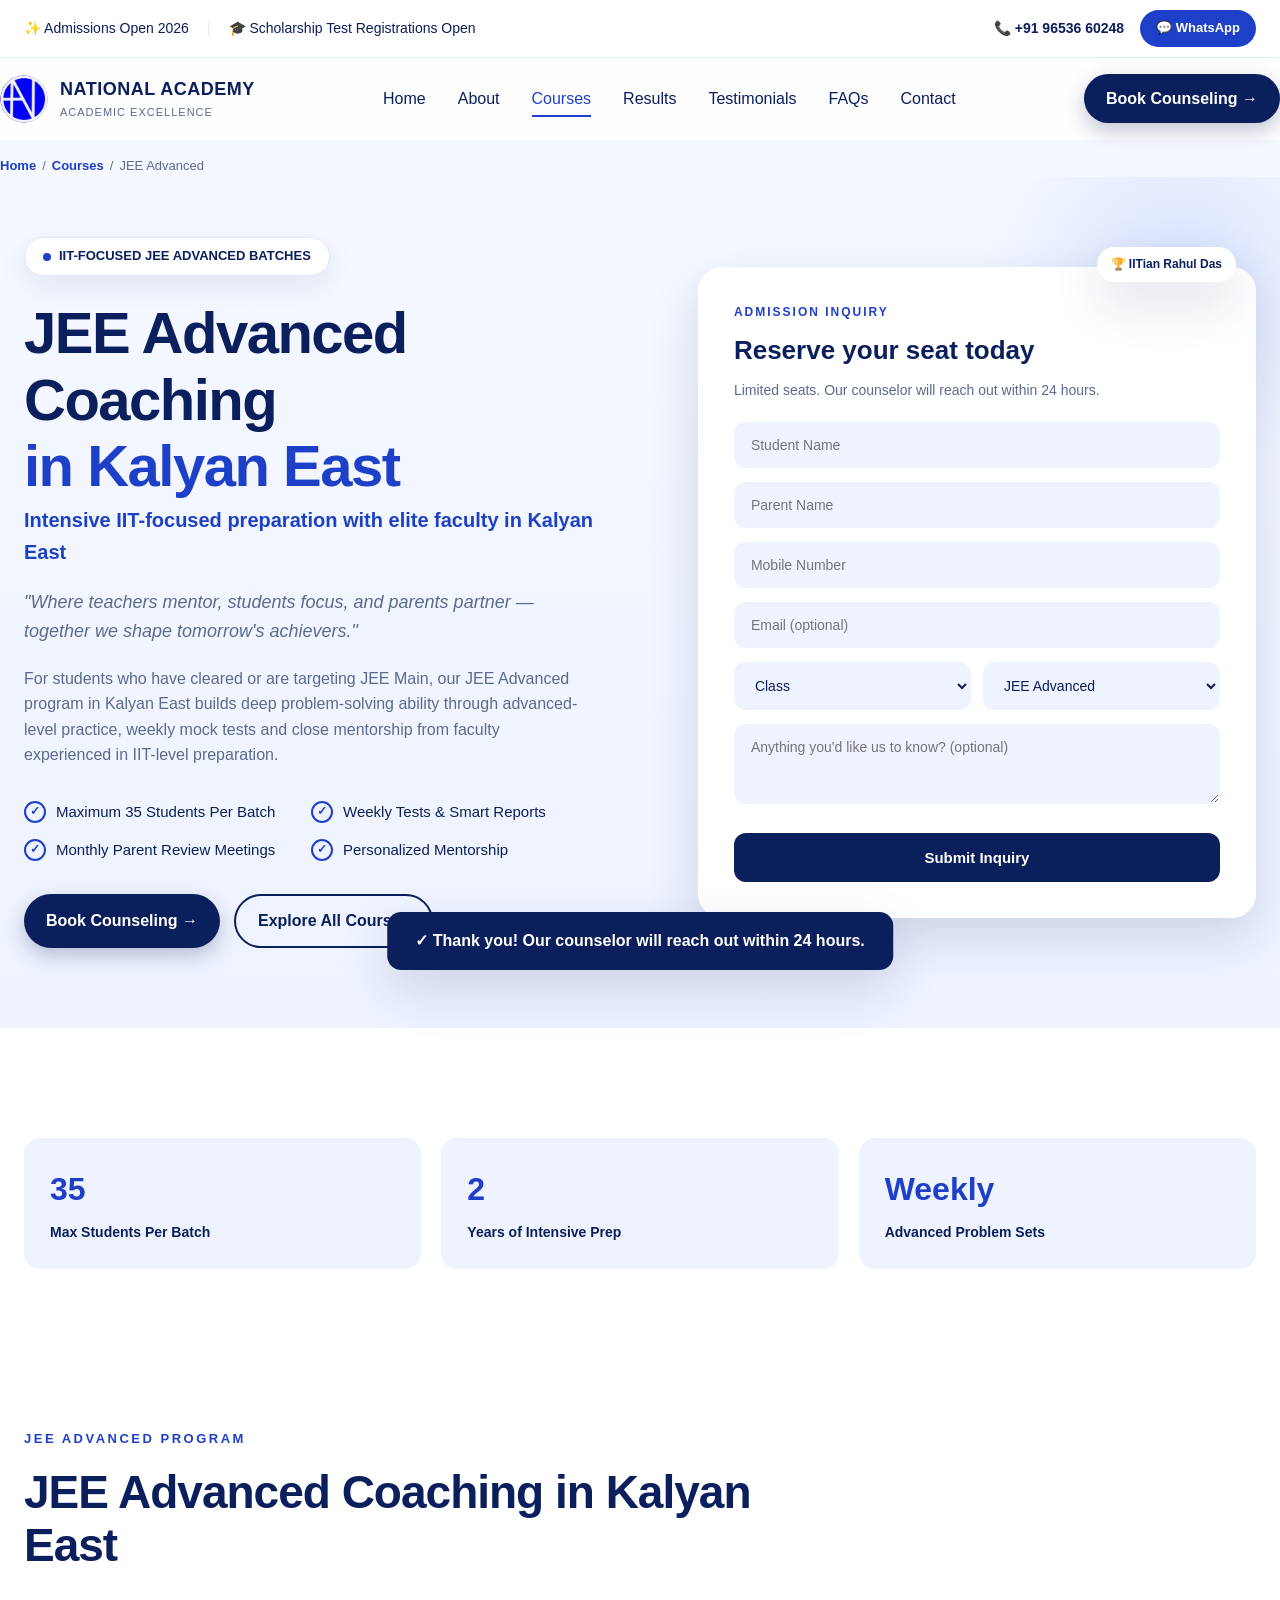
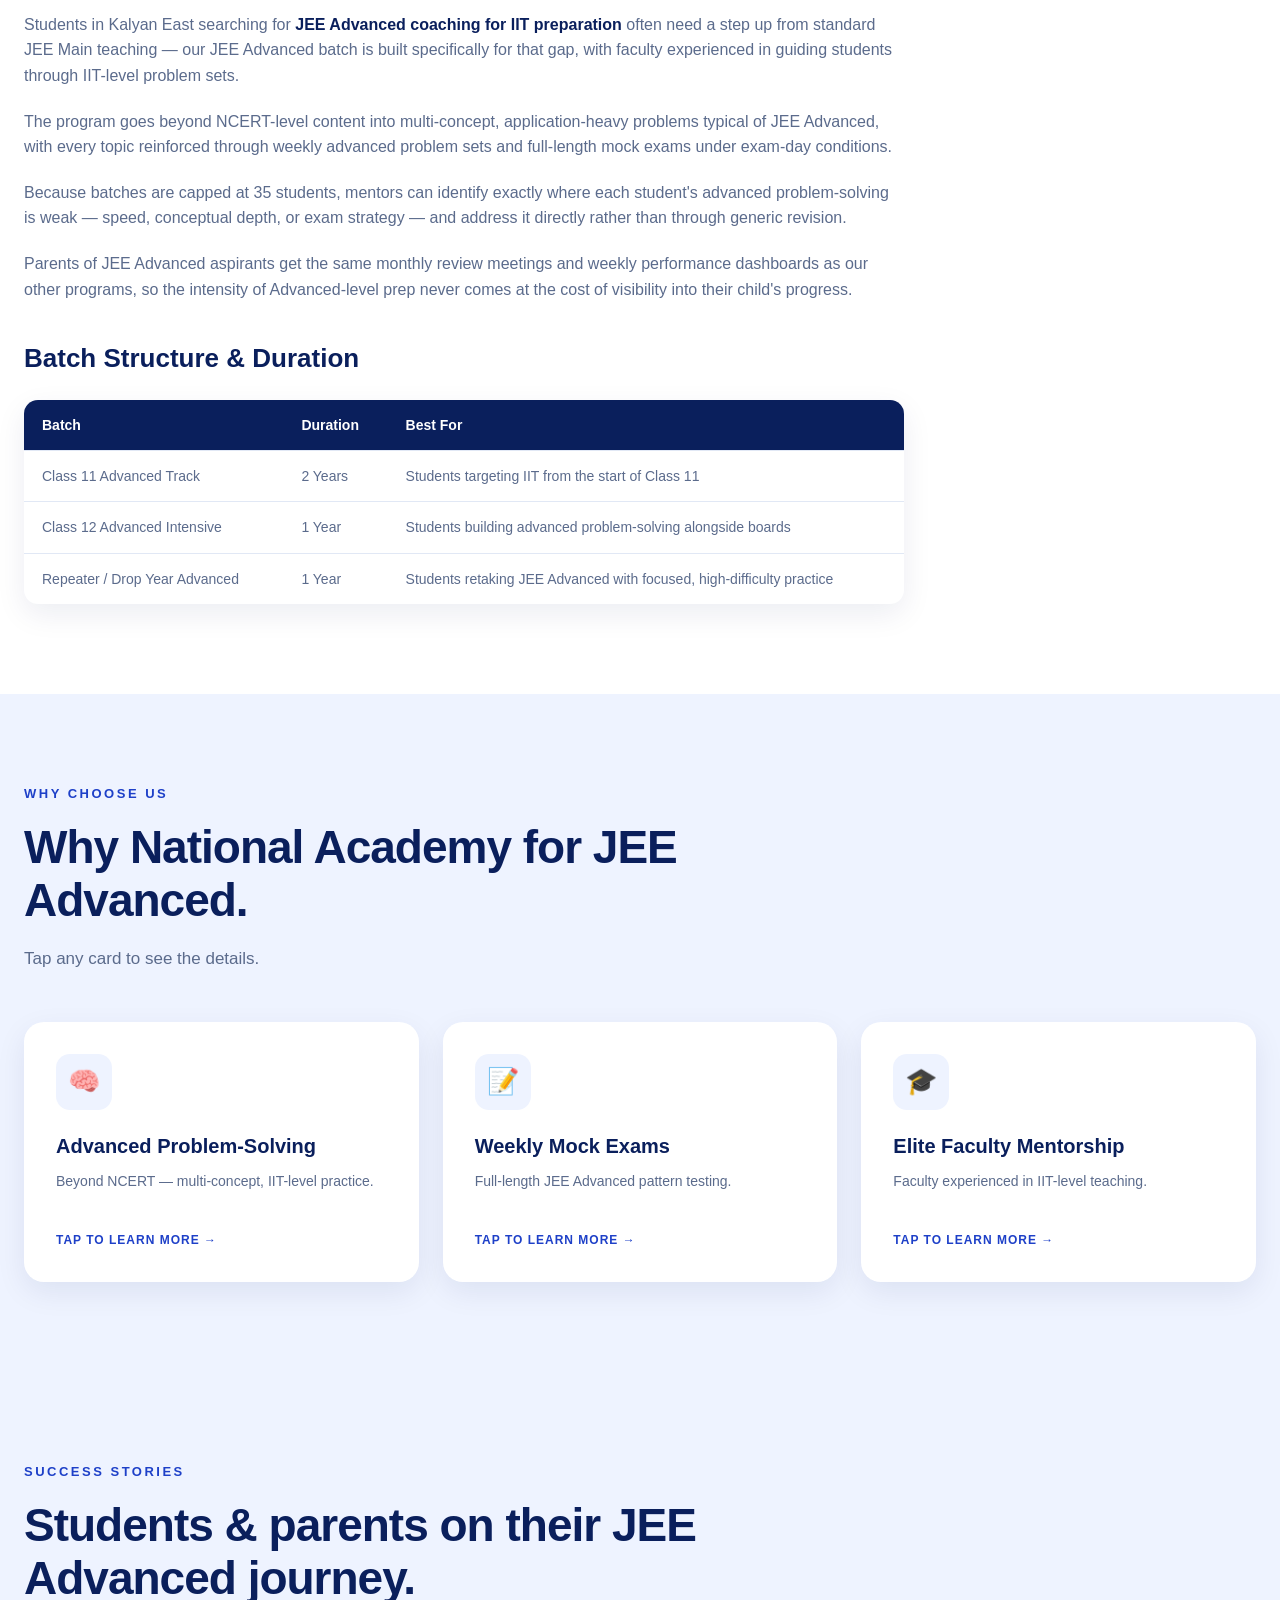
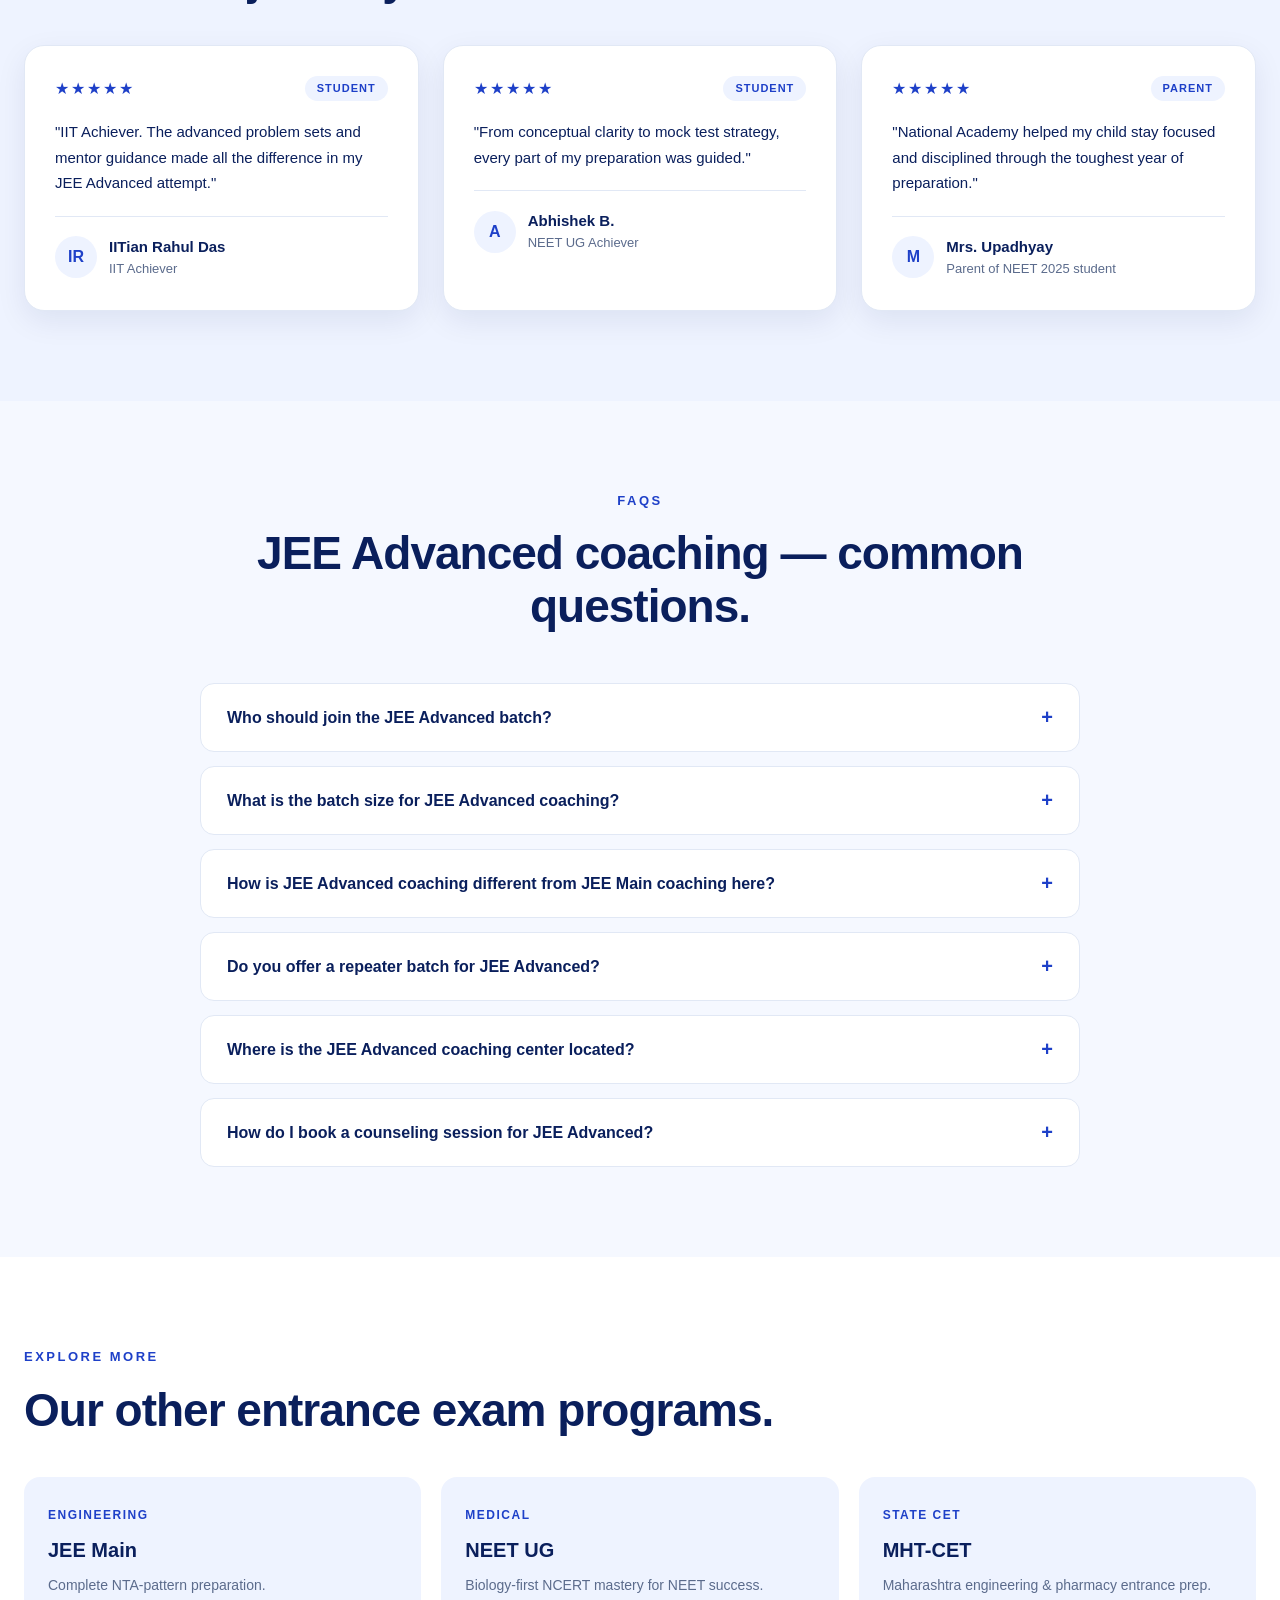
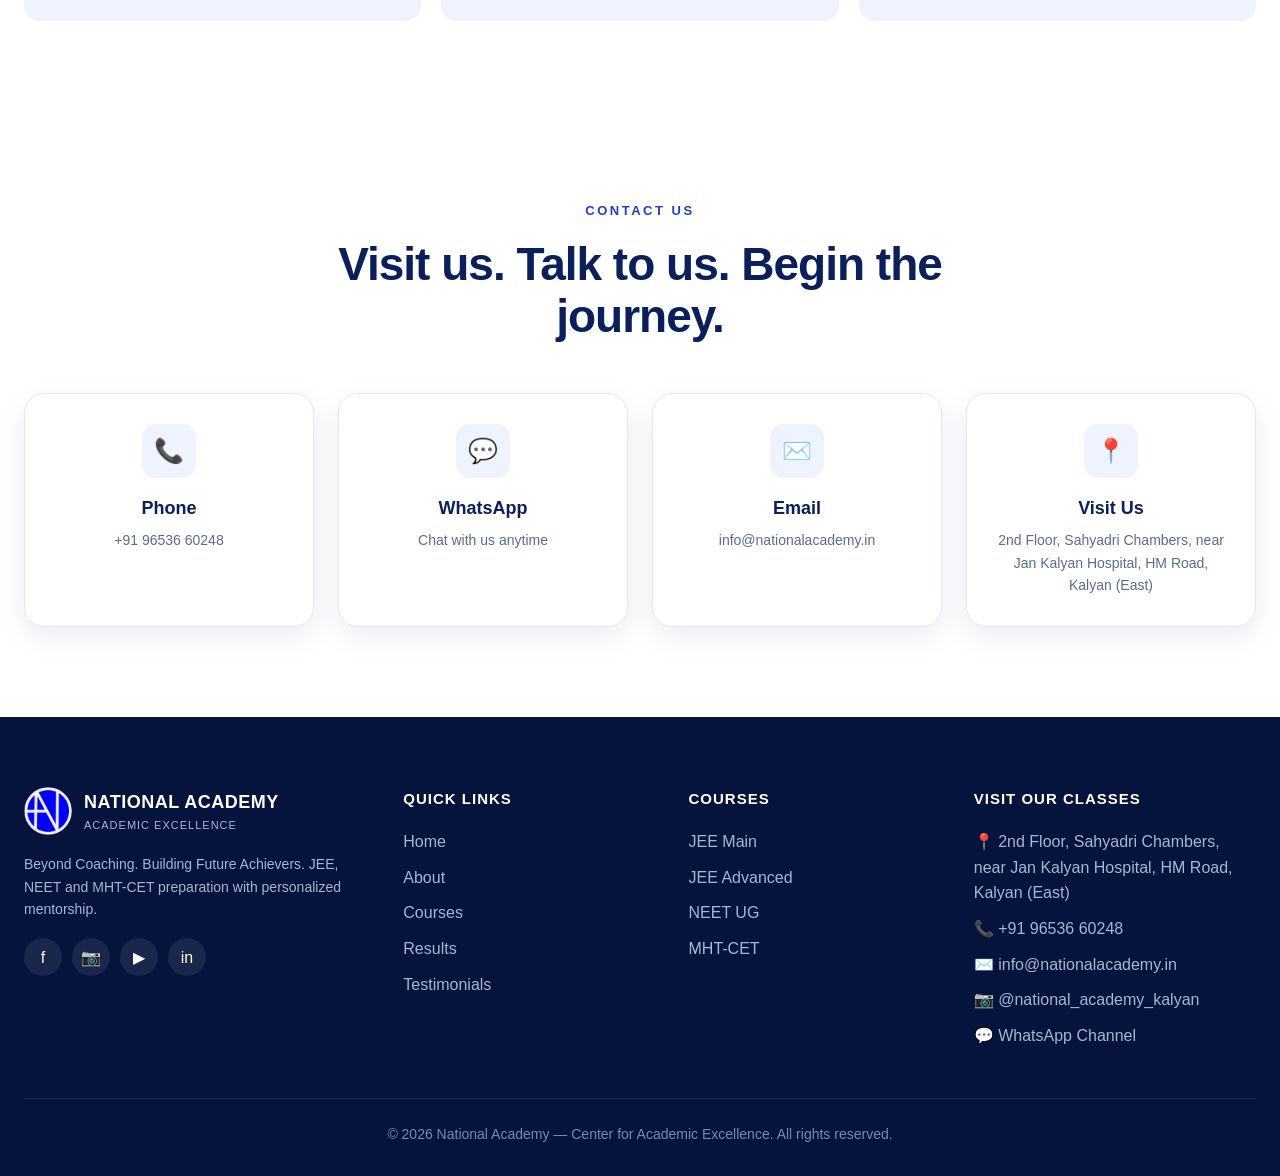
<file: jee-advanced-coaching-kalyan-east.html>
<!DOCTYPE html>
<html lang="en">
<head>
<meta charset="UTF-8">
<meta name="viewport" content="width=device-width, initial-scale=1.0">
<title>JEE Advanced Coaching Classes in Kalyan East | National Academy</title>
<meta name="description" content="Intensive JEE Advanced coaching in Kalyan East for IIT aspirants — elite faculty, advanced problem-solving practice, weekly mocks and small batches of 35.">
<link rel="canonical" href="https://nationalacademyclasses.com/jee-advanced-coaching-kalyan-east.html">
<link rel="stylesheet" href="/style.css">
<meta property="og:title" content="JEE Advanced Coaching Classes in Kalyan East | National Academy">
<meta property="og:description" content="Intensive JEE Advanced coaching in Kalyan East for IIT aspirants — elite faculty, advanced problem-solving practice, weekly mocks and small batches of 35.">
<meta property="og:type" content="website">
<meta property="og:url" content="https://nationalacademyclasses.com/jee-advanced-coaching-kalyan-east.html">
<meta name="twitter:card" content="summary_large_image">
<meta name="twitter:title" content="JEE Advanced Coaching Classes in Kalyan East | National Academy">
<meta name="twitter:description" content="Intensive JEE Advanced coaching in Kalyan East for IIT aspirants — elite faculty, advanced problem-solving practice, weekly mocks and small batches of 35.">
<script type="application/ld+json">
{
  "@context": "https://schema.org",
  "@type": "Course",
  "name": "JEE Advanced Coaching",
  "description": "Intensive problem-solving preparation for IIT aspirants with elite faculty, weekly mock tests and small-batch mentorship in Kalyan East.",
  "url": "https://nationalacademyclasses.com/jee-advanced-coaching-kalyan-east.html",
  "provider": {
    "@type": "EducationalOrganization",
    "name": "National Academy",
    "sameAs": "https://nationalacademyclasses.com/",
    "address": {
      "@type": "PostalAddress",
      "streetAddress": "2nd Floor, Sahyadri Chambers, near Jan Kalyan Hospital, HM Road",
      "addressLocality": "Kalyan East",
      "addressRegion": "Maharashtra",
      "postalCode": "421306",
      "addressCountry": "IN"
    }
  }
}
</script>
<script type="application/ld+json">
{
  "@context": "https://schema.org",
  "@type": "BreadcrumbList",
  "itemListElement": [
    {
      "@type": "ListItem",
      "position": 1,
      "name": "Home",
      "item": "https://nationalacademyclasses.com/"
    },
    {
      "@type": "ListItem",
      "position": 2,
      "name": "Courses",
      "item": "https://nationalacademyclasses.com/#courses"
    },
    {
      "@type": "ListItem",
      "position": 3,
      "name": "JEE Advanced Coaching",
      "item": "https://nationalacademyclasses.com/jee-advanced-coaching-kalyan-east.html"
    }
  ]
}
</script>
<script type="application/ld+json">
{
  "@context": "https://schema.org",
  "@type": "FAQPage",
  "mainEntity": [
    {
      "@type": "Question",
      "name": "Who should join the JEE Advanced batch?",
      "acceptedAnswer": {
        "@type": "Answer",
        "text": "Students who have appeared for or are targeting JEE Main and want dedicated IIT-level problem-solving practice for JEE Advanced."
      }
    },
    {
      "@type": "Question",
      "name": "What is the batch size for JEE Advanced coaching?",
      "acceptedAnswer": {
        "@type": "Answer",
        "text": "Every batch is capped at a maximum of 35 students to ensure personal attention and 1-on-1 mentorship."
      }
    },
    {
      "@type": "Question",
      "name": "How is JEE Advanced coaching different from JEE Main coaching here?",
      "acceptedAnswer": {
        "@type": "Answer",
        "text": "JEE Advanced coaching focuses on multi-concept, application-heavy problems and exam strategy beyond the JEE Main syllabus depth, taught by faculty experienced in IIT-level preparation."
      }
    },
    {
      "@type": "Question",
      "name": "Do you offer a repeater batch for JEE Advanced?",
      "acceptedAnswer": {
        "@type": "Answer",
        "text": "Yes, dedicated repeater batches are available for JEE Advanced aspirants with focused revision and intensive testing."
      }
    },
    {
      "@type": "Question",
      "name": "Where is the JEE Advanced coaching center located?",
      "acceptedAnswer": {
        "@type": "Answer",
        "text": "Our center is on the 2nd Floor, Sahyadri Chambers, near Jan Kalyan Hospital, HM Road, Kalyan (East)."
      }
    },
    {
      "@type": "Question",
      "name": "How do I book a counseling session for JEE Advanced?",
      "acceptedAnswer": {
        "@type": "Answer",
        "text": "Submit the inquiry form on this page or call us at +91 96536 60248. Our counselor will reach out within 24 hours."
      }
    }
  ]
}
</script>
</head>
<body>

<!-- Top bar -->
<div class="topbar">
  <div class="container topbar-inner">
    <div class="topbar-left">
      <span>✨ Admissions Open 2026</span>
      <span class="topbar-divider">|</span>
      <span>🎓 Scholarship Test Registrations Open</span>
    </div>
    <div class="topbar-right">
      <a href="tel:+919653660248" class="topbar-phone">📞 +91 96536 60248</a>
      <a href="https://wa.me/919653660248" class="wa-btn">💬 WhatsApp</a>
    </div>
  </div>
</div>

<!-- Navbar -->
<nav class="navbar" id="navbar">
  <div class="container nav-inner">
    <a href="/" class="brand">
      <div class="logo"><img src="[data-uri]" alt="National Academy logo"></div>
      <div class="brand-text">
        <span class="brand-name">NATIONAL ACADEMY</span>
        <p>Academic Excellence</p>
      </div>
    </a>
    <div class="nav-links" id="navLinks">
      <a href="/">Home</a>
      <a href="/#about">About</a>
      <a href="/#courses" class="active">Courses</a>
      <a href="/results.html">Results</a>
      <a href="/#testimonials">Testimonials</a>
      <a href="/#faqs">FAQs</a>
      <a href="/#contact">Contact</a>
    </div>
    <a href="#form" class="btn-primary">Book Counseling →</a>
    <button class="menu-toggle" onclick="document.getElementById('navLinks').classList.toggle('mobile')">☰</button>
  </div>
</nav>


<div class="container breadcrumb"><a href="/">Home</a><span>/</span><a href="/#courses">Courses</a><span>/</span>JEE Advanced</div>

<!-- Hero -->
<section class="hero" id="home">
  <div class="container hero-grid">
    <div>
      <div class="badge"><span class="dot"></span> IIT-FOCUSED JEE ADVANCED BATCHES</div>
      <h1>JEE Advanced Coaching<br><span class="accent">in Kalyan East</span></h1>
      <p class="hero-subtitle">Intensive IIT-focused preparation with elite faculty in Kalyan East</p>
      <p class="hero-quote">"Where teachers mentor, students focus, and parents partner — together we shape tomorrow's achievers."</p>
      <p class="hero-desc">For students who have cleared or are targeting JEE Main, our JEE Advanced program in Kalyan East builds deep problem-solving ability through advanced-level practice, weekly mock tests and close mentorship from faculty experienced in IIT-level preparation.</p>
      <div class="hero-features">
        <div><span class="check">✓</span> Maximum 35 Students Per Batch</div>
        <div><span class="check">✓</span> Weekly Tests & Smart Reports</div>
        <div><span class="check">✓</span> Monthly Parent Review Meetings</div>
        <div><span class="check">✓</span> Personalized Mentorship</div>
      </div>
      <div class="hero-cta">
        <a href="#form" class="btn-primary">Book Counseling →</a>
        <a href="/#courses" class="btn-outline">Explore All Courses</a>
      </div>
    </div>
    <div class="hero-card" id="form">
      <div class="floating-badge">🏆 IITian Rahul Das</div>
      <div class="hero-card-label">ADMISSION INQUIRY</div>
      <h3>Reserve your seat today</h3>
      <p>Limited seats. Our counselor will reach out within 24 hours.</p>
      <form id="admissionForm">
        <div class="field"><input type="text" name="student" placeholder="Student Name" required></div>
        <div class="field"><input type="text" name="parent" placeholder="Parent Name" required></div>
        <div class="field"><input type="tel" name="phone" placeholder="Mobile Number" pattern="[0-9]{10}" required></div>
        <div class="field"><input type="email" name="email" placeholder="Email (optional)"></div>
        <div class="field field-row">
          <select name="class" required>
            <option value="">Class</option>
            <option>Class 11</option><option>Class 12</option><option>Repeater</option>
          </select>
          <select name="exam" id="examSelect" required>
            <option value="">Target Exam</option>
            <option>JEE Main</option><option selected>JEE Advanced</option><option>NEET UG</option><option>MHT-CET</option>
          </select>
        </div>
        <div class="field"><textarea name="msg" placeholder="Anything you'd like us to know? (optional)"></textarea></div>
        <button type="submit" class="submit-btn">Submit Inquiry</button>
      </form>
    </div>
  </div>
</section>

<!-- Stats -->
<section class="stats">
  <div class="container">
    <div class="info-grid">
      
      <div class="info-card reveal"><div class="num">35</div><p>Max Students Per Batch</p></div>
      <div class="info-card reveal"><div class="num">2</div><p>Years of Intensive Prep</p></div>
      <div class="info-card reveal"><div class="num">Weekly</div><p>Advanced Problem Sets</p></div>
    </div>
  </div>
</section>

<!-- Content -->
<section class="content">
  <div class="container">
    <div class="eyebrow">JEE Advanced Program</div>
    <h2 class="section-title">JEE Advanced Coaching in Kalyan East</h2>
    <div class="content-body">
      <p>Students in Kalyan East searching for <strong>JEE Advanced coaching for IIT preparation</strong> often need a step up from standard JEE Main teaching — our JEE Advanced batch is built specifically for that gap, with faculty experienced in guiding students through IIT-level problem sets.</p>
        <p>The program goes beyond NCERT-level content into multi-concept, application-heavy problems typical of JEE Advanced, with every topic reinforced through weekly advanced problem sets and full-length mock exams under exam-day conditions.</p>
        <p>Because batches are capped at 35 students, mentors can identify exactly where each student's advanced problem-solving is weak — speed, conceptual depth, or exam strategy — and address it directly rather than through generic revision.</p>
        <p>Parents of JEE Advanced aspirants get the same monthly review meetings and weekly performance dashboards as our other programs, so the intensity of Advanced-level prep never comes at the cost of visibility into their child's progress.</p>
      <h2>Batch Structure &amp; Duration</h2>
      <table class="batch-table">
        <tr><th>Batch</th><th>Duration</th><th>Best For</th></tr>
        <tr><td>Class 11 Advanced Track</td><td>2 Years</td><td>Students targeting IIT from the start of Class 11</td></tr>
          <tr><td>Class 12 Advanced Intensive</td><td>1 Year</td><td>Students building advanced problem-solving alongside boards</td></tr>
          <tr><td>Repeater / Drop Year Advanced</td><td>1 Year</td><td>Students retaking JEE Advanced with focused, high-difficulty practice</td></tr>
      </table>
    </div>
  </div>
</section>

<!-- Why choose -->
<section class="why" style="background:var(--bg-soft)">
  <div class="container">
    <div class="reveal">
      <div class="eyebrow">Why Choose Us</div>
      <h2 class="section-title">Why National Academy for JEE Advanced.</h2>
      <p class="section-sub">Tap any card to see the details.</p>
    </div>
    <div class="features-grid">
      
      <div class="flip-card reveal" onclick="this.classList.toggle('flipped')">
        <div class="flip-inner">
          <div class="flip-face flip-front">
            <div class="icon-box">🧠</div>
            <h4>Advanced Problem-Solving</h4>
            <p>Beyond NCERT — multi-concept, IIT-level practice.</p>
            <div class="hint">TAP TO LEARN MORE →</div>
          </div>
          <div class="flip-face flip-back">
            <h4>Advanced Problem-Solving</h4>
            <ul><li>Application-heavy problem sets</li><li>Multi-concept integration</li><li>Exam-strategy coaching</li><li>Time-management drills</li></ul>
          </div>
        </div>
      </div>
      <div class="flip-card reveal" onclick="this.classList.toggle('flipped')">
        <div class="flip-inner">
          <div class="flip-face flip-front">
            <div class="icon-box">📝</div>
            <h4>Weekly Mock Exams</h4>
            <p>Full-length JEE Advanced pattern testing.</p>
            <div class="hint">TAP TO LEARN MORE →</div>
          </div>
          <div class="flip-face flip-back">
            <h4>Weekly Mock Exams</h4>
            <ul><li>Weekly advanced problem sets</li><li>Full-length mock exams</li><li>Detailed rank/percentile analysis</li><li>Error-pattern tracking</li></ul>
          </div>
        </div>
      </div>
      <div class="flip-card reveal" onclick="this.classList.toggle('flipped')">
        <div class="flip-inner">
          <div class="flip-face flip-front">
            <div class="icon-box">🎓</div>
            <h4>Elite Faculty Mentorship</h4>
            <p>Faculty experienced in IIT-level teaching.</p>
            <div class="hint">TAP TO LEARN MORE →</div>
          </div>
          <div class="flip-face flip-back">
            <h4>Elite Faculty Mentorship</h4>
            <ul><li>Direct faculty access</li><li>Daily doubt-solving</li><li>Individual strategy planning</li><li>Monthly parent reviews</li></ul>
          </div>
        </div>
      </div>
    </div>
  </div>
</section>

<!-- Testimonials -->
<section class="testimonials">
  <div class="container">
    <div class="reveal">
      <div class="eyebrow">Success Stories</div>
      <h2 class="section-title">Students &amp; parents on their JEE Advanced journey.</h2>
    </div>
    <div class="test-grid">
      
      <div class="test-card reveal">
        <div class="test-head"><span class="stars">★★★★★</span><span class="test-tag">STUDENT</span></div>
        <p class="test-text">"IIT Achiever. The advanced problem sets and mentor guidance made all the difference in my JEE Advanced attempt."</p>
        <div class="test-author"><div class="author-avatar">IR</div><div><div class="author-name">IITian Rahul Das</div><div class="author-role">IIT Achiever</div></div></div>
      </div>
      <div class="test-card reveal">
        <div class="test-head"><span class="stars">★★★★★</span><span class="test-tag">STUDENT</span></div>
        <p class="test-text">"From conceptual clarity to mock test strategy, every part of my preparation was guided."</p>
        <div class="test-author"><div class="author-avatar">A</div><div><div class="author-name">Abhishek B.</div><div class="author-role">NEET UG Achiever</div></div></div>
      </div>
      <div class="test-card reveal">
        <div class="test-head"><span class="stars">★★★★★</span><span class="test-tag">PARENT</span></div>
        <p class="test-text">"National Academy helped my child stay focused and disciplined through the toughest year of preparation."</p>
        <div class="test-author"><div class="author-avatar">M</div><div><div class="author-name">Mrs. Upadhyay</div><div class="author-role">Parent of NEET 2025 student</div></div></div>
      </div>
    </div>
  </div>
</section>

<!-- FAQ -->
<section class="faqs" id="faqs">
  <div class="container">
    <div class="reveal" style="text-align:center">
      <div class="eyebrow">FAQs</div>
      <h2 class="section-title" style="margin:0 auto">JEE Advanced coaching — common questions.</h2>
    </div>
    <div class="faq-list">
      
      <div class="faq-item"><button class="faq-q">Who should join the JEE Advanced batch?<span class="arrow">+</span></button><div class="faq-a"><div class="faq-a-inner">Students who have appeared for or are targeting JEE Main and want dedicated IIT-level problem-solving practice for JEE Advanced.</div></div></div>
      <div class="faq-item"><button class="faq-q">What is the batch size for JEE Advanced coaching?<span class="arrow">+</span></button><div class="faq-a"><div class="faq-a-inner">Every batch is capped at a maximum of 35 students to ensure personal attention and 1-on-1 mentorship.</div></div></div>
      <div class="faq-item"><button class="faq-q">How is JEE Advanced coaching different from JEE Main coaching here?<span class="arrow">+</span></button><div class="faq-a"><div class="faq-a-inner">JEE Advanced coaching focuses on multi-concept, application-heavy problems and exam strategy beyond the JEE Main syllabus depth, taught by faculty experienced in IIT-level preparation.</div></div></div>
      <div class="faq-item"><button class="faq-q">Do you offer a repeater batch for JEE Advanced?<span class="arrow">+</span></button><div class="faq-a"><div class="faq-a-inner">Yes, dedicated repeater batches are available for JEE Advanced aspirants with focused revision and intensive testing.</div></div></div>
      <div class="faq-item"><button class="faq-q">Where is the JEE Advanced coaching center located?<span class="arrow">+</span></button><div class="faq-a"><div class="faq-a-inner">Our center is on the 2nd Floor, Sahyadri Chambers, near Jan Kalyan Hospital, HM Road, Kalyan (East).</div></div></div>
      <div class="faq-item"><button class="faq-q">How do I book a counseling session for JEE Advanced?<span class="arrow">+</span></button><div class="faq-a"><div class="faq-a-inner">Submit the inquiry form on this page or call us at +91 96536 60248. Our counselor will reach out within 24 hours.</div></div></div>
    </div>
  </div>
</section>

<!-- Other courses -->
<section class="other-courses">
  <div class="container">
    <div class="reveal">
      <div class="eyebrow">Explore More</div>
      <h2 class="section-title">Our other entrance exam programs.</h2>
    </div>
    <div class="oc-grid">
      
      <a class="oc-card reveal" href="/jee-main-coaching-kalyan-east.html">
        <span class="tag">ENGINEERING</span>
        <h4>JEE Main</h4>
        <p>Complete NTA-pattern preparation.</p>
      </a>
      <a class="oc-card reveal" href="/neet-coaching-kalyan-east.html">
        <span class="tag">MEDICAL</span>
        <h4>NEET UG</h4>
        <p>Biology-first NCERT mastery for NEET success.</p>
      </a>
      <a class="oc-card reveal" href="/mht-cet-coaching-kalyan-east.html">
        <span class="tag">STATE CET</span>
        <h4>MHT-CET</h4>
        <p>Maharashtra engineering & pharmacy entrance prep.</p>
      </a>
    </div>
  </div>
</section>

<!-- Contact -->
<section class="contact" id="contact">
  <div class="container">
    <div class="reveal" style="text-align:center">
      <div class="eyebrow">Contact Us</div>
      <h2 class="section-title" style="margin:0 auto">Visit us. Talk to us. Begin the journey.</h2>
    </div>
    <div class="contact-grid">
      <div class="contact-card reveal"><div class="contact-icon">📞</div><h4>Phone</h4><p>+91 96536 60248</p></div>
      <div class="contact-card reveal"><div class="contact-icon">💬</div><h4>WhatsApp</h4><p>Chat with us anytime</p></div>
      <div class="contact-card reveal"><div class="contact-icon">✉️</div><h4>Email</h4><p>info@nationalacademy.in</p></div>
      <div class="contact-card reveal"><div class="contact-icon">📍</div><h4>Visit Us</h4><p>2nd Floor, Sahyadri Chambers, near Jan Kalyan Hospital, HM Road, Kalyan (East)</p></div>
    </div>
  </div>
</section>

<!-- Footer -->
<footer>
  <div class="container">
    <div class="footer-grid">
      <div>
        <div class="footer-brand">
          <div class="logo"><img src="[data-uri]" alt="National Academy logo"></div>
          <div class="brand-text"><span class="brand-name">NATIONAL ACADEMY</span><p>Academic Excellence</p></div>
        </div>
        <p style="margin-bottom:14px;font-size:14px">Beyond Coaching. Building Future Achievers. JEE, NEET and MHT-CET preparation with personalized mentorship.</p>
        <div class="social">
          <a href="#" aria-label="Facebook">f</a>
          <a href="https://instagram.com/nationalacademy_" target="_blank" rel="noopener" aria-label="Instagram">📷</a>
          <a href="#" aria-label="YouTube">▶</a>
          <a href="#" aria-label="LinkedIn">in</a>
        </div>
      </div>
      <div class="footer-col">
        <h5>Quick Links</h5>
        <ul><li><a href="/">Home</a></li><li><a href="/#about">About</a></li><li><a href="/#courses">Courses</a></li><li><a href="/results.html">Results</a></li><li><a href="/#testimonials">Testimonials</a></li></ul>
      </div>
      <div class="footer-col">
        <h5>Courses</h5>
        <ul><li><a href="/jee-main-coaching-kalyan-east.html">JEE Main</a></li><li><a href="/jee-advanced-coaching-kalyan-east.html">JEE Advanced</a></li><li><a href="/neet-coaching-kalyan-east.html">NEET UG</a></li><li><a href="/mht-cet-coaching-kalyan-east.html">MHT-CET</a></li></ul>
      </div>
      <div class="footer-col">
        <h5>Visit Our Classes</h5>
        <ul>
          <li>📍 2nd Floor, Sahyadri Chambers,<br>near Jan Kalyan Hospital, HM Road,<br>Kalyan (East)</li>
          <li>📞 <a href="tel:+919653660248">+91 96536 60248</a></li>
          <li>✉️ <a href="mailto:info@nationalacademy.in">info@nationalacademy.in</a></li>
          <li>📷 <a href="https://instagram.com/nationalacademy_" target="_blank" rel="noopener">@national_academy_kalyan</a></li>
          <li>💬 <a href="https://whatsapp.com/channel/0029VaYuWtFGehEQWGYex31q" target="_blank" rel="noopener">WhatsApp Channel</a></li>
        </ul>
      </div>
    </div>
    <div class="footer-bottom">© 2026 National Academy — Center for Academic Excellence. All rights reserved.</div>
  </div>
</footer>


<div class="toast" id="toast">✓ Thank you! Our counselor will reach out within 24 hours.</div>

<script>
const nav=document.getElementById('navbar');
window.addEventListener('scroll',()=>{nav.classList.toggle('scrolled',window.scrollY>20)});

const io=new IntersectionObserver((entries)=>{
  entries.forEach(e=>{if(e.isIntersecting){e.target.classList.add('visible');io.unobserve(e.target)}})
},{threshold:.12});
document.querySelectorAll('.reveal').forEach(el=>io.observe(el));

const cio=new IntersectionObserver((entries)=>{
  entries.forEach(e=>{
    if(e.isIntersecting){
      const el=e.target;const t=+el.dataset.target;const s=el.dataset.suffix||'';
      let c=0;const step=t/60;
      const tick=()=>{c+=step;if(c<t){el.textContent=Math.floor(c)+s;requestAnimationFrame(tick)}else el.textContent=t+s};
      tick();cio.unobserve(el);
    }
  })
},{threshold:.5});
document.querySelectorAll('.stat-num').forEach(el=>cio.observe(el));

document.querySelectorAll('.faq-q').forEach(b=>{
  b.addEventListener('click',()=>{
    const it=b.parentElement;const a=it.querySelector('.faq-a');
    const open=it.classList.toggle('open');
    a.style.maxHeight=open?a.scrollHeight+'px':'0';
  })
});

document.getElementById('admissionForm').addEventListener('submit', async (e) => {
  e.preventDefault();
  const form = e.target;
  const submitBtn = form.querySelector('.submit-btn');
  const originalBtnText = submitBtn.innerText;
  submitBtn.innerText = 'Submitting...';
  submitBtn.disabled = true;
  const scriptURL = 'https://script.google.com/macros/s/AKfycbyQIpqhF3Bwk7kVNRuC45qFXNHx67AA3TcbVvgqn4J6izI49udC3bFhP1Qv370ona3hTA/exec';
  const formData = new FormData(form);
  try {
    await fetch(scriptURL, { method: 'POST', body: formData, mode: 'no-cors' });
    const t = document.getElementById('toast');
    t.classList.add('show');
    setTimeout(() => t.classList.remove('show'), 4000);
    form.reset();
  } catch (error) {
    console.error('Error submitting form:', error);
    alert('Something went wrong. Please try again or contact us directly.');
  } finally {
    submitBtn.innerText = originalBtnText;
    submitBtn.disabled = false;
  }
});
</script>
</body>
</html>
</file>
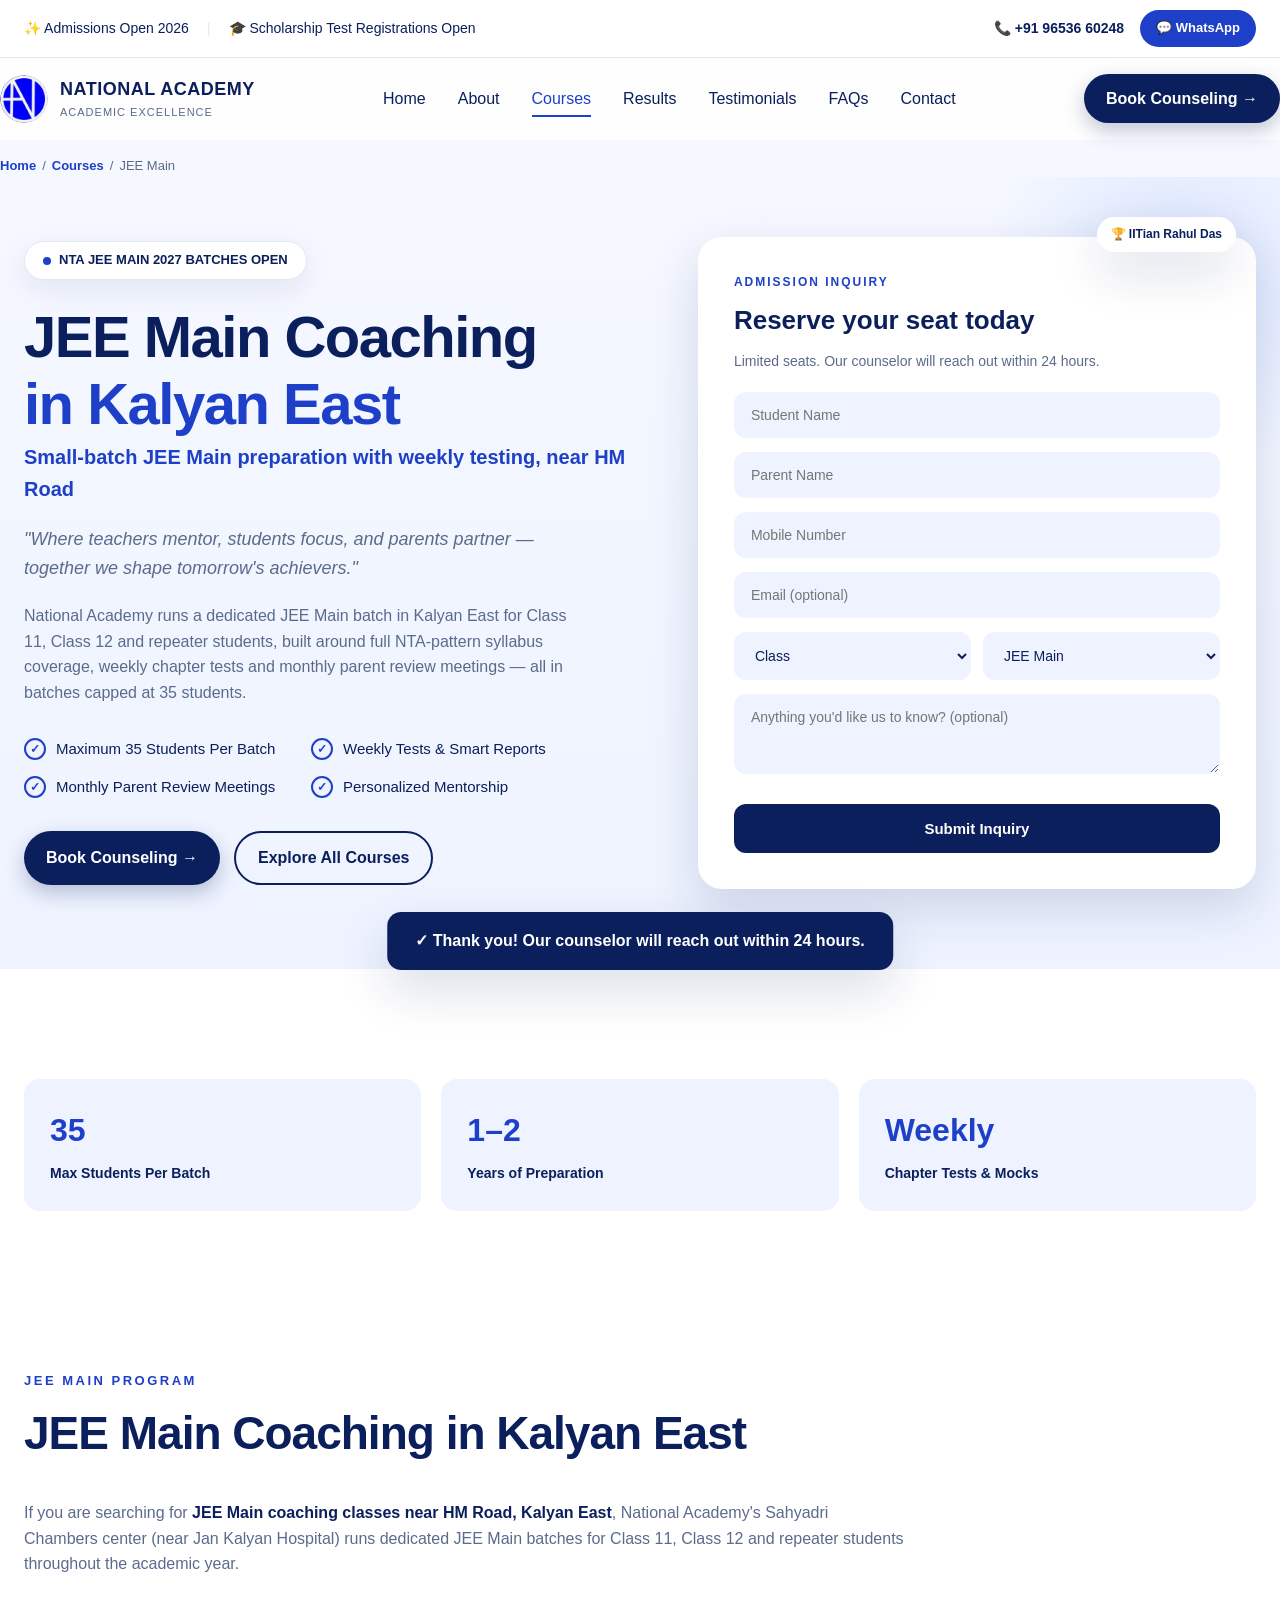
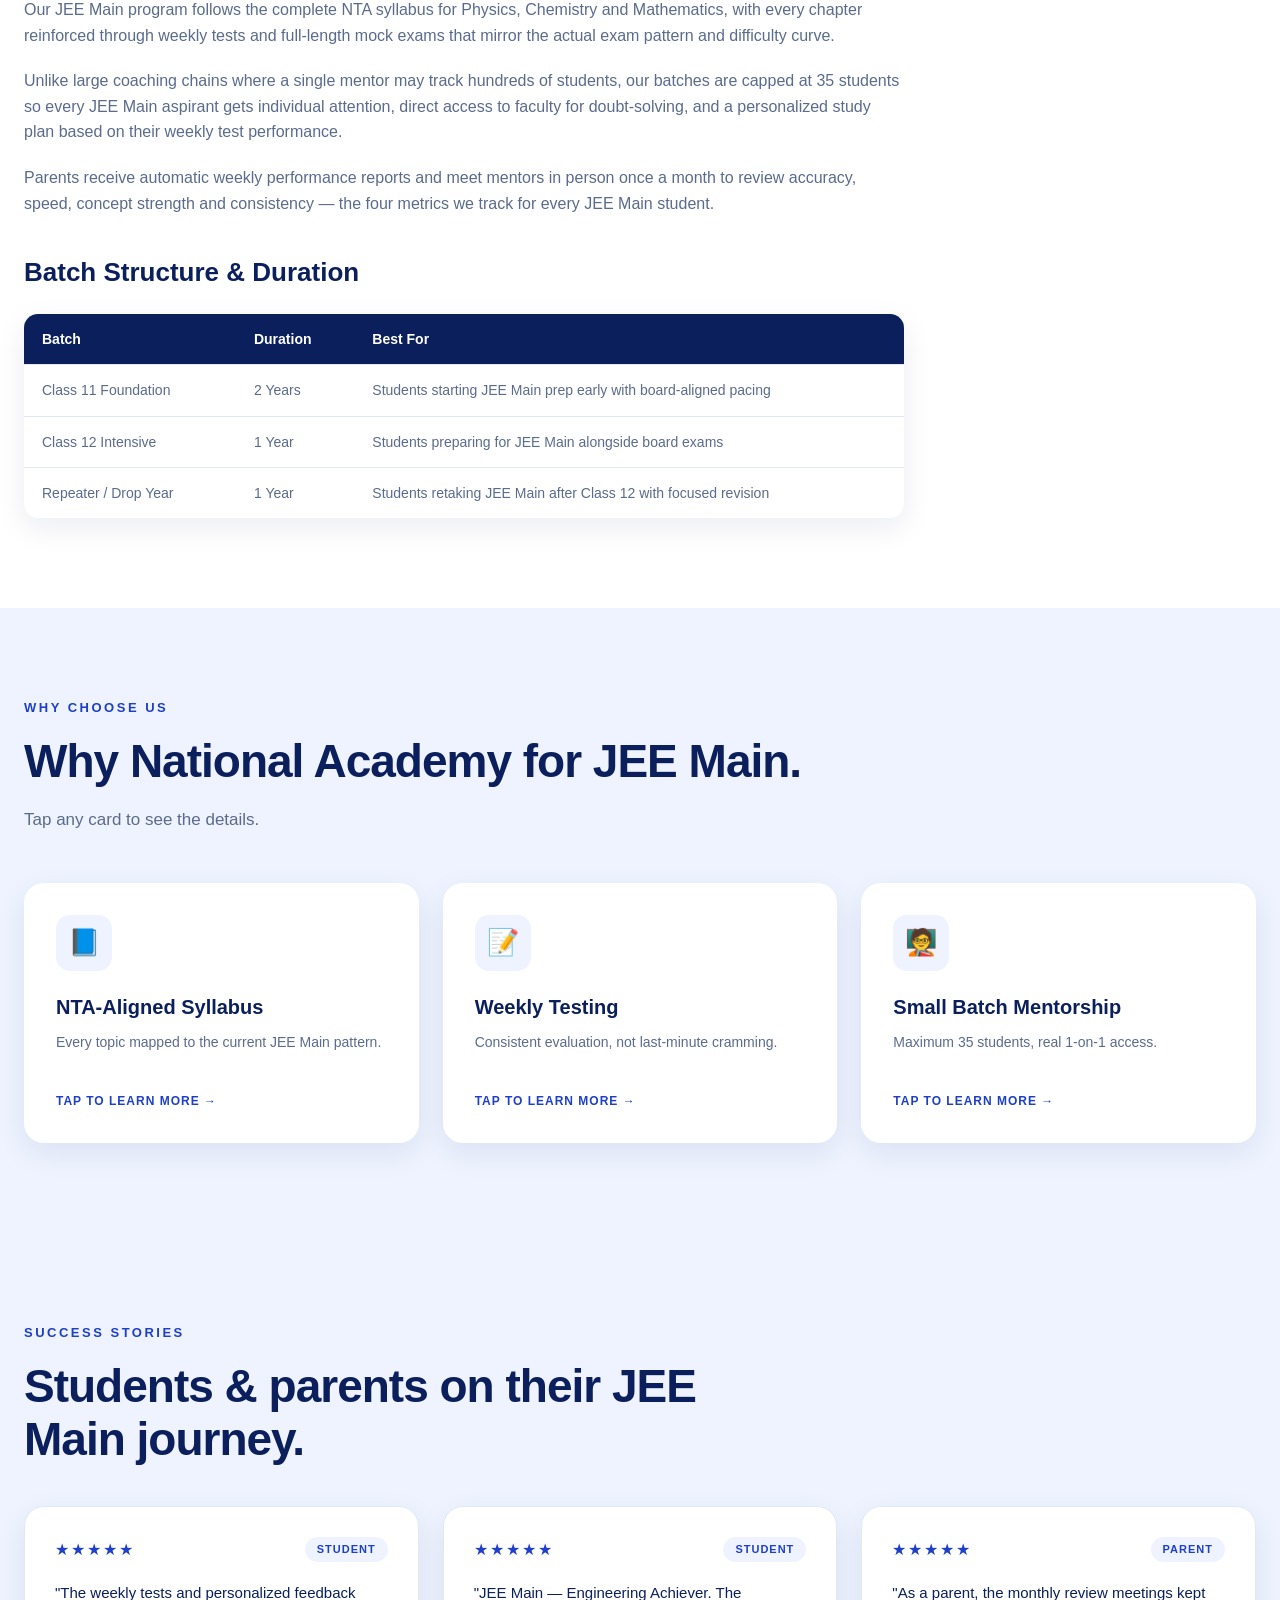
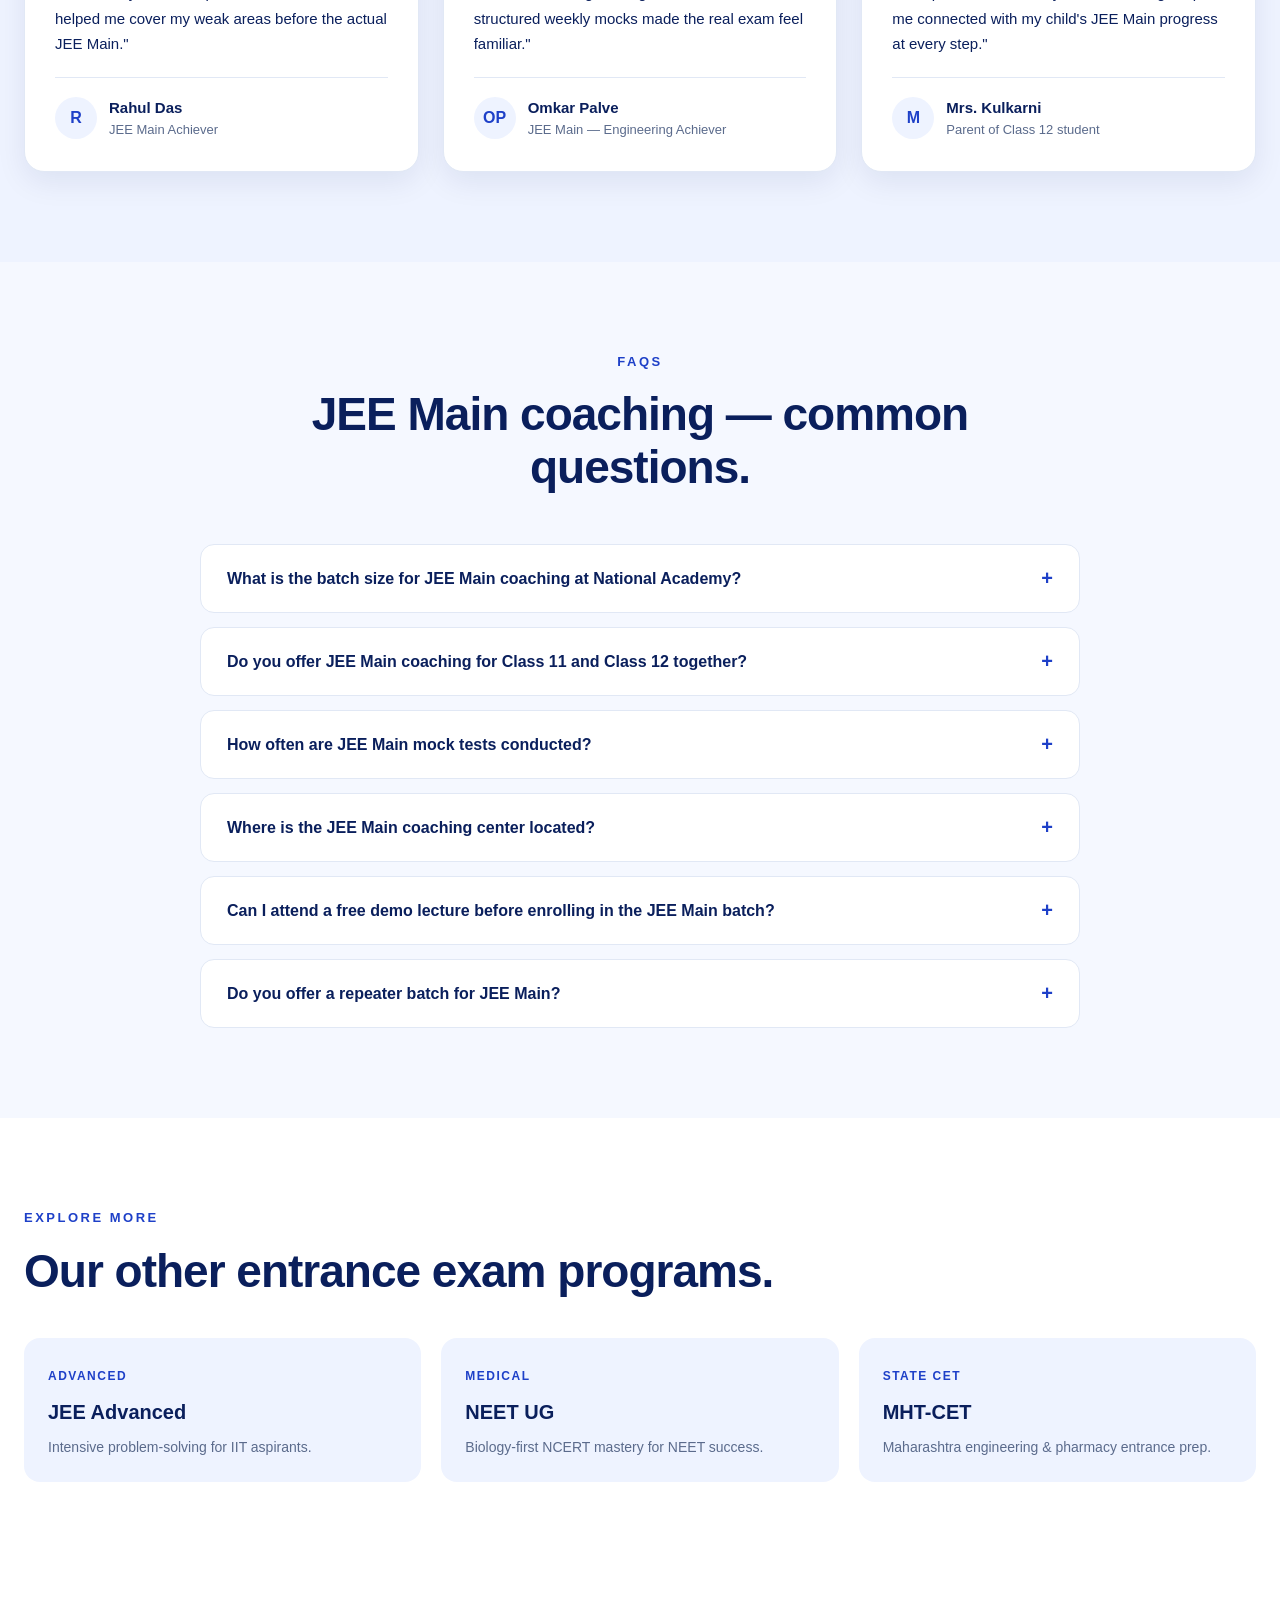
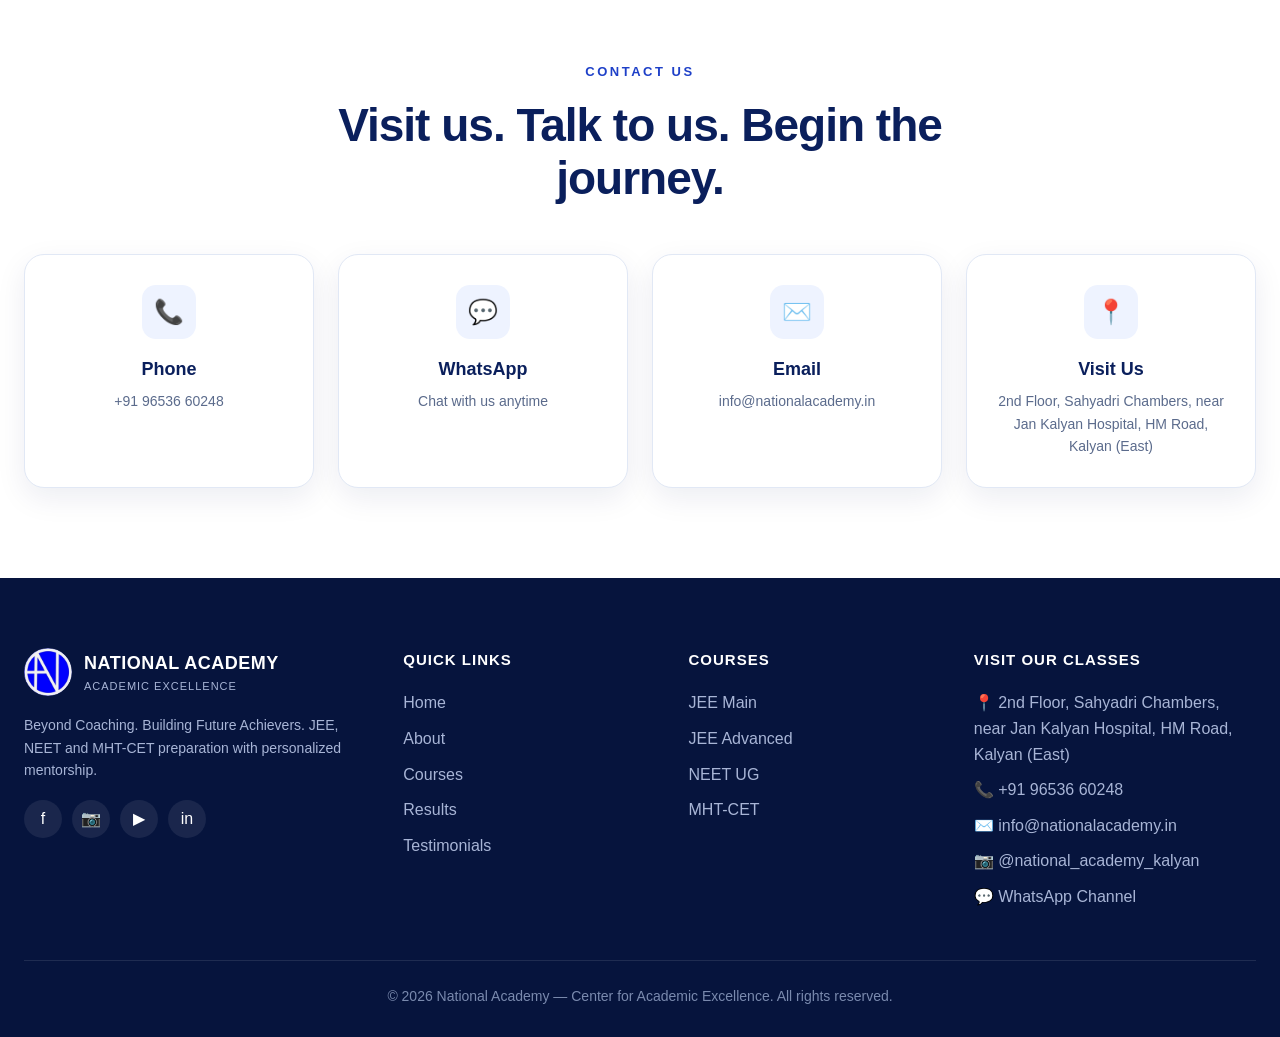
<file: jee-main-coaching-kalyan-east.html>
<!DOCTYPE html>
<html lang="en">
<head>
<meta charset="UTF-8">
<meta name="viewport" content="width=device-width, initial-scale=1.0">
<title>JEE Main Coaching Classes in Kalyan East | National Academy</title>
<meta name="description" content="JEE Main coaching in Kalyan East with small batches (max 35), weekly mock tests and 1-on-1 mentorship. Classes 11, 12 & Repeater batches. Book a free counseling session.">
<link rel="canonical" href="https://nationalacademyclasses.com/jee-main-coaching-kalyan-east.html">
<link rel="stylesheet" href="/style.css">
<meta property="og:title" content="JEE Main Coaching Classes in Kalyan East | National Academy">
<meta property="og:description" content="JEE Main coaching in Kalyan East with small batches (max 35), weekly mock tests and 1-on-1 mentorship. Classes 11, 12 & Repeater batches. Book a free counseling session.">
<meta property="og:type" content="website">
<meta property="og:url" content="https://nationalacademyclasses.com/jee-main-coaching-kalyan-east.html">
<meta name="twitter:card" content="summary_large_image">
<meta name="twitter:title" content="JEE Main Coaching Classes in Kalyan East | National Academy">
<meta name="twitter:description" content="JEE Main coaching in Kalyan East with small batches (max 35), weekly mock tests and 1-on-1 mentorship. Classes 11, 12 & Repeater batches. Book a free counseling session.">
<script type="application/ld+json">
{
  "@context": "https://schema.org",
  "@type": "Course",
  "name": "JEE Main Coaching",
  "description": "Complete JEE Main preparation aligned with the latest NTA pattern, delivered through small batches, weekly mock tests, and 1-on-1 mentorship in Kalyan East.",
  "url": "https://nationalacademyclasses.com/jee-main-coaching-kalyan-east.html",
  "provider": {
    "@type": "EducationalOrganization",
    "name": "National Academy",
    "sameAs": "https://nationalacademyclasses.com/",
    "address": {
      "@type": "PostalAddress",
      "streetAddress": "2nd Floor, Sahyadri Chambers, near Jan Kalyan Hospital, HM Road",
      "addressLocality": "Kalyan East",
      "addressRegion": "Maharashtra",
      "postalCode": "421306",
      "addressCountry": "IN"
    }
  }
}
</script>
<script type="application/ld+json">
{
  "@context": "https://schema.org",
  "@type": "BreadcrumbList",
  "itemListElement": [
    {
      "@type": "ListItem",
      "position": 1,
      "name": "Home",
      "item": "https://nationalacademyclasses.com/"
    },
    {
      "@type": "ListItem",
      "position": 2,
      "name": "Courses",
      "item": "https://nationalacademyclasses.com/#courses"
    },
    {
      "@type": "ListItem",
      "position": 3,
      "name": "JEE Main Coaching",
      "item": "https://nationalacademyclasses.com/jee-main-coaching-kalyan-east.html"
    }
  ]
}
</script>
<script type="application/ld+json">
{
  "@context": "https://schema.org",
  "@type": "FAQPage",
  "mainEntity": [
    {
      "@type": "Question",
      "name": "What is the batch size for JEE Main coaching at National Academy?",
      "acceptedAnswer": {
        "@type": "Answer",
        "text": "Every JEE Main batch is capped at a maximum of 35 students to ensure personal attention and 1-on-1 mentorship."
      }
    },
    {
      "@type": "Question",
      "name": "Do you offer JEE Main coaching for Class 11 and Class 12 together?",
      "acceptedAnswer": {
        "@type": "Answer",
        "text": "We run separate Class 11 Foundation, Class 12 Intensive and Repeater batches so the pace and depth match each student's stage of preparation."
      }
    },
    {
      "@type": "Question",
      "name": "How often are JEE Main mock tests conducted?",
      "acceptedAnswer": {
        "@type": "Answer",
        "text": "Students take weekly chapter tests plus periodic full-length mock exams built on the latest NTA pattern, with detailed performance reports shared automatically."
      }
    },
    {
      "@type": "Question",
      "name": "Where is the JEE Main coaching center located?",
      "acceptedAnswer": {
        "@type": "Answer",
        "text": "Our center is on the 2nd Floor, Sahyadri Chambers, near Jan Kalyan Hospital, HM Road, Kalyan (East)."
      }
    },
    {
      "@type": "Question",
      "name": "Can I attend a free demo lecture before enrolling in the JEE Main batch?",
      "acceptedAnswer": {
        "@type": "Answer",
        "text": "Yes, prospective students can attend a free demo lecture before enrolling. Contact us to schedule one."
      }
    },
    {
      "@type": "Question",
      "name": "Do you offer a repeater batch for JEE Main?",
      "acceptedAnswer": {
        "@type": "Answer",
        "text": "Yes, we run a dedicated repeater (drop year) batch for JEE Main aspirants with focused revision and intensive testing."
      }
    }
  ]
}
</script>
</head>
<body>

<!-- Top bar -->
<div class="topbar">
  <div class="container topbar-inner">
    <div class="topbar-left">
      <span>✨ Admissions Open 2026</span>
      <span class="topbar-divider">|</span>
      <span>🎓 Scholarship Test Registrations Open</span>
    </div>
    <div class="topbar-right">
      <a href="tel:+919653660248" class="topbar-phone">📞 +91 96536 60248</a>
      <a href="https://wa.me/919653660248" class="wa-btn">💬 WhatsApp</a>
    </div>
  </div>
</div>

<!-- Navbar -->
<nav class="navbar" id="navbar">
  <div class="container nav-inner">
    <a href="/" class="brand">
      <div class="logo"><img src="[data-uri]" alt="National Academy logo"></div>
      <div class="brand-text">
        <span class="brand-name">NATIONAL ACADEMY</span>
        <p>Academic Excellence</p>
      </div>
    </a>
    <div class="nav-links" id="navLinks">
      <a href="/">Home</a>
      <a href="/#about">About</a>
      <a href="/#courses" class="active">Courses</a>
      <a href="/results.html">Results</a>
      <a href="/#testimonials">Testimonials</a>
      <a href="/#faqs">FAQs</a>
      <a href="/#contact">Contact</a>
    </div>
    <a href="#form" class="btn-primary">Book Counseling →</a>
    <button class="menu-toggle" onclick="document.getElementById('navLinks').classList.toggle('mobile')">☰</button>
  </div>
</nav>


<div class="container breadcrumb"><a href="/">Home</a><span>/</span><a href="/#courses">Courses</a><span>/</span>JEE Main</div>

<!-- Hero -->
<section class="hero" id="home">
  <div class="container hero-grid">
    <div>
      <div class="badge"><span class="dot"></span> NTA JEE MAIN 2027 BATCHES OPEN</div>
      <h1>JEE Main Coaching<br><span class="accent">in Kalyan East</span></h1>
      <p class="hero-subtitle">Small-batch JEE Main preparation with weekly testing, near HM Road</p>
      <p class="hero-quote">"Where teachers mentor, students focus, and parents partner — together we shape tomorrow's achievers."</p>
      <p class="hero-desc">National Academy runs a dedicated JEE Main batch in Kalyan East for Class 11, Class 12 and repeater students, built around full NTA-pattern syllabus coverage, weekly chapter tests and monthly parent review meetings — all in batches capped at 35 students.</p>
      <div class="hero-features">
        <div><span class="check">✓</span> Maximum 35 Students Per Batch</div>
        <div><span class="check">✓</span> Weekly Tests & Smart Reports</div>
        <div><span class="check">✓</span> Monthly Parent Review Meetings</div>
        <div><span class="check">✓</span> Personalized Mentorship</div>
      </div>
      <div class="hero-cta">
        <a href="#form" class="btn-primary">Book Counseling →</a>
        <a href="/#courses" class="btn-outline">Explore All Courses</a>
      </div>
    </div>
    <div class="hero-card" id="form">
      <div class="floating-badge">🏆 IITian Rahul Das</div>
      <div class="hero-card-label">ADMISSION INQUIRY</div>
      <h3>Reserve your seat today</h3>
      <p>Limited seats. Our counselor will reach out within 24 hours.</p>
      <form id="admissionForm">
        <div class="field"><input type="text" name="student" placeholder="Student Name" required></div>
        <div class="field"><input type="text" name="parent" placeholder="Parent Name" required></div>
        <div class="field"><input type="tel" name="phone" placeholder="Mobile Number" pattern="[0-9]{10}" required></div>
        <div class="field"><input type="email" name="email" placeholder="Email (optional)"></div>
        <div class="field field-row">
          <select name="class" required>
            <option value="">Class</option>
            <option>Class 11</option><option>Class 12</option><option>Repeater</option>
          </select>
          <select name="exam" id="examSelect" required>
            <option value="">Target Exam</option>
            <option selected>JEE Main</option><option>JEE Advanced</option><option>NEET UG</option><option>MHT-CET</option>
          </select>
        </div>
        <div class="field"><textarea name="msg" placeholder="Anything you'd like us to know? (optional)"></textarea></div>
        <button type="submit" class="submit-btn">Submit Inquiry</button>
      </form>
    </div>
  </div>
</section>

<!-- Stats -->
<section class="stats">
  <div class="container">
    <div class="info-grid">
      
      <div class="info-card reveal"><div class="num">35</div><p>Max Students Per Batch</p></div>
      <div class="info-card reveal"><div class="num">1–2</div><p>Years of Preparation</p></div>
      <div class="info-card reveal"><div class="num">Weekly</div><p>Chapter Tests & Mocks</p></div>
    </div>
  </div>
</section>

<!-- Content -->
<section class="content">
  <div class="container">
    <div class="eyebrow">JEE Main Program</div>
    <h2 class="section-title">JEE Main Coaching in Kalyan East</h2>
    <div class="content-body">
      <p>If you are searching for <strong>JEE Main coaching classes near HM Road, Kalyan East</strong>, National Academy's Sahyadri Chambers center (near Jan Kalyan Hospital) runs dedicated JEE Main batches for Class 11, Class 12 and repeater students throughout the academic year.</p>
        <p>Our JEE Main program follows the complete NTA syllabus for Physics, Chemistry and Mathematics, with every chapter reinforced through weekly tests and full-length mock exams that mirror the actual exam pattern and difficulty curve.</p>
        <p>Unlike large coaching chains where a single mentor may track hundreds of students, our batches are capped at 35 students so every JEE Main aspirant gets individual attention, direct access to faculty for doubt-solving, and a personalized study plan based on their weekly test performance.</p>
        <p>Parents receive automatic weekly performance reports and meet mentors in person once a month to review accuracy, speed, concept strength and consistency — the four metrics we track for every JEE Main student.</p>
      <h2>Batch Structure &amp; Duration</h2>
      <table class="batch-table">
        <tr><th>Batch</th><th>Duration</th><th>Best For</th></tr>
        <tr><td>Class 11 Foundation</td><td>2 Years</td><td>Students starting JEE Main prep early with board-aligned pacing</td></tr>
          <tr><td>Class 12 Intensive</td><td>1 Year</td><td>Students preparing for JEE Main alongside board exams</td></tr>
          <tr><td>Repeater / Drop Year</td><td>1 Year</td><td>Students retaking JEE Main after Class 12 with focused revision</td></tr>
      </table>
    </div>
  </div>
</section>

<!-- Why choose -->
<section class="why" style="background:var(--bg-soft)">
  <div class="container">
    <div class="reveal">
      <div class="eyebrow">Why Choose Us</div>
      <h2 class="section-title">Why National Academy for JEE Main.</h2>
      <p class="section-sub">Tap any card to see the details.</p>
    </div>
    <div class="features-grid">
      
      <div class="flip-card reveal" onclick="this.classList.toggle('flipped')">
        <div class="flip-inner">
          <div class="flip-face flip-front">
            <div class="icon-box">📘</div>
            <h4>NTA-Aligned Syllabus</h4>
            <p>Every topic mapped to the current JEE Main pattern.</p>
            <div class="hint">TAP TO LEARN MORE →</div>
          </div>
          <div class="flip-face flip-back">
            <h4>NTA-Aligned Syllabus</h4>
            <ul><li>Physics, Chemistry, Maths coverage</li><li>NCERT-first approach</li><li>Updated for latest NTA changes</li><li>Chapter-wise weightage analysis</li></ul>
          </div>
        </div>
      </div>
      <div class="flip-card reveal" onclick="this.classList.toggle('flipped')">
        <div class="flip-inner">
          <div class="flip-face flip-front">
            <div class="icon-box">📝</div>
            <h4>Weekly Testing</h4>
            <p>Consistent evaluation, not last-minute cramming.</p>
            <div class="hint">TAP TO LEARN MORE →</div>
          </div>
          <div class="flip-face flip-back">
            <h4>Weekly Testing</h4>
            <ul><li>Weekly chapter tests</li><li>Full-length NTA-pattern mocks</li><li>Detailed score analysis</li><li>Percentile benchmarking</li></ul>
          </div>
        </div>
      </div>
      <div class="flip-card reveal" onclick="this.classList.toggle('flipped')">
        <div class="flip-inner">
          <div class="flip-face flip-front">
            <div class="icon-box">🧑‍🏫</div>
            <h4>Small Batch Mentorship</h4>
            <p>Maximum 35 students, real 1-on-1 access.</p>
            <div class="hint">TAP TO LEARN MORE →</div>
          </div>
          <div class="flip-face flip-back">
            <h4>Small Batch Mentorship</h4>
            <ul><li>Direct faculty access</li><li>Daily doubt-solving</li><li>Individual progress tracking</li><li>Monthly parent reviews</li></ul>
          </div>
        </div>
      </div>
    </div>
  </div>
</section>

<!-- Testimonials -->
<section class="testimonials">
  <div class="container">
    <div class="reveal">
      <div class="eyebrow">Success Stories</div>
      <h2 class="section-title">Students &amp; parents on their JEE Main journey.</h2>
    </div>
    <div class="test-grid">
      
      <div class="test-card reveal">
        <div class="test-head"><span class="stars">★★★★★</span><span class="test-tag">STUDENT</span></div>
        <p class="test-text">"The weekly tests and personalized feedback helped me cover my weak areas before the actual JEE Main."</p>
        <div class="test-author"><div class="author-avatar">R</div><div><div class="author-name">Rahul Das</div><div class="author-role">JEE Main Achiever</div></div></div>
      </div>
      <div class="test-card reveal">
        <div class="test-head"><span class="stars">★★★★★</span><span class="test-tag">STUDENT</span></div>
        <p class="test-text">"JEE Main — Engineering Achiever. The structured weekly mocks made the real exam feel familiar."</p>
        <div class="test-author"><div class="author-avatar">OP</div><div><div class="author-name">Omkar Palve</div><div class="author-role">JEE Main — Engineering Achiever</div></div></div>
      </div>
      <div class="test-card reveal">
        <div class="test-head"><span class="stars">★★★★★</span><span class="test-tag">PARENT</span></div>
        <p class="test-text">"As a parent, the monthly review meetings kept me connected with my child's JEE Main progress at every step."</p>
        <div class="test-author"><div class="author-avatar">M</div><div><div class="author-name">Mrs. Kulkarni</div><div class="author-role">Parent of Class 12 student</div></div></div>
      </div>
    </div>
  </div>
</section>

<!-- FAQ -->
<section class="faqs" id="faqs">
  <div class="container">
    <div class="reveal" style="text-align:center">
      <div class="eyebrow">FAQs</div>
      <h2 class="section-title" style="margin:0 auto">JEE Main coaching — common questions.</h2>
    </div>
    <div class="faq-list">
      
      <div class="faq-item"><button class="faq-q">What is the batch size for JEE Main coaching at National Academy?<span class="arrow">+</span></button><div class="faq-a"><div class="faq-a-inner">Every JEE Main batch is capped at a maximum of 35 students to ensure personal attention and 1-on-1 mentorship.</div></div></div>
      <div class="faq-item"><button class="faq-q">Do you offer JEE Main coaching for Class 11 and Class 12 together?<span class="arrow">+</span></button><div class="faq-a"><div class="faq-a-inner">We run separate Class 11 Foundation, Class 12 Intensive and Repeater batches so the pace and depth match each student's stage of preparation.</div></div></div>
      <div class="faq-item"><button class="faq-q">How often are JEE Main mock tests conducted?<span class="arrow">+</span></button><div class="faq-a"><div class="faq-a-inner">Students take weekly chapter tests plus periodic full-length mock exams built on the latest NTA pattern, with detailed performance reports shared automatically.</div></div></div>
      <div class="faq-item"><button class="faq-q">Where is the JEE Main coaching center located?<span class="arrow">+</span></button><div class="faq-a"><div class="faq-a-inner">Our center is on the 2nd Floor, Sahyadri Chambers, near Jan Kalyan Hospital, HM Road, Kalyan (East).</div></div></div>
      <div class="faq-item"><button class="faq-q">Can I attend a free demo lecture before enrolling in the JEE Main batch?<span class="arrow">+</span></button><div class="faq-a"><div class="faq-a-inner">Yes, prospective students can attend a free demo lecture before enrolling. Contact us to schedule one.</div></div></div>
      <div class="faq-item"><button class="faq-q">Do you offer a repeater batch for JEE Main?<span class="arrow">+</span></button><div class="faq-a"><div class="faq-a-inner">Yes, we run a dedicated repeater (drop year) batch for JEE Main aspirants with focused revision and intensive testing.</div></div></div>
    </div>
  </div>
</section>

<!-- Other courses -->
<section class="other-courses">
  <div class="container">
    <div class="reveal">
      <div class="eyebrow">Explore More</div>
      <h2 class="section-title">Our other entrance exam programs.</h2>
    </div>
    <div class="oc-grid">
      
      <a class="oc-card reveal" href="/jee-advanced-coaching-kalyan-east.html">
        <span class="tag">ADVANCED</span>
        <h4>JEE Advanced</h4>
        <p>Intensive problem-solving for IIT aspirants.</p>
      </a>
      <a class="oc-card reveal" href="/neet-coaching-kalyan-east.html">
        <span class="tag">MEDICAL</span>
        <h4>NEET UG</h4>
        <p>Biology-first NCERT mastery for NEET success.</p>
      </a>
      <a class="oc-card reveal" href="/mht-cet-coaching-kalyan-east.html">
        <span class="tag">STATE CET</span>
        <h4>MHT-CET</h4>
        <p>Maharashtra engineering & pharmacy entrance prep.</p>
      </a>
    </div>
  </div>
</section>

<!-- Contact -->
<section class="contact" id="contact">
  <div class="container">
    <div class="reveal" style="text-align:center">
      <div class="eyebrow">Contact Us</div>
      <h2 class="section-title" style="margin:0 auto">Visit us. Talk to us. Begin the journey.</h2>
    </div>
    <div class="contact-grid">
      <div class="contact-card reveal"><div class="contact-icon">📞</div><h4>Phone</h4><p>+91 96536 60248</p></div>
      <div class="contact-card reveal"><div class="contact-icon">💬</div><h4>WhatsApp</h4><p>Chat with us anytime</p></div>
      <div class="contact-card reveal"><div class="contact-icon">✉️</div><h4>Email</h4><p>info@nationalacademy.in</p></div>
      <div class="contact-card reveal"><div class="contact-icon">📍</div><h4>Visit Us</h4><p>2nd Floor, Sahyadri Chambers, near Jan Kalyan Hospital, HM Road, Kalyan (East)</p></div>
    </div>
  </div>
</section>

<!-- Footer -->
<footer>
  <div class="container">
    <div class="footer-grid">
      <div>
        <div class="footer-brand">
          <div class="logo"><img src="[data-uri]" alt="National Academy logo"></div>
          <div class="brand-text"><span class="brand-name">NATIONAL ACADEMY</span><p>Academic Excellence</p></div>
        </div>
        <p style="margin-bottom:14px;font-size:14px">Beyond Coaching. Building Future Achievers. JEE, NEET and MHT-CET preparation with personalized mentorship.</p>
        <div class="social">
          <a href="#" aria-label="Facebook">f</a>
          <a href="https://instagram.com/nationalacademy_" target="_blank" rel="noopener" aria-label="Instagram">📷</a>
          <a href="#" aria-label="YouTube">▶</a>
          <a href="#" aria-label="LinkedIn">in</a>
        </div>
      </div>
      <div class="footer-col">
        <h5>Quick Links</h5>
        <ul><li><a href="/">Home</a></li><li><a href="/#about">About</a></li><li><a href="/#courses">Courses</a></li><li><a href="/results.html">Results</a></li><li><a href="/#testimonials">Testimonials</a></li></ul>
      </div>
      <div class="footer-col">
        <h5>Courses</h5>
        <ul><li><a href="/jee-main-coaching-kalyan-east.html">JEE Main</a></li><li><a href="/jee-advanced-coaching-kalyan-east.html">JEE Advanced</a></li><li><a href="/neet-coaching-kalyan-east.html">NEET UG</a></li><li><a href="/mht-cet-coaching-kalyan-east.html">MHT-CET</a></li></ul>
      </div>
      <div class="footer-col">
        <h5>Visit Our Classes</h5>
        <ul>
          <li>📍 2nd Floor, Sahyadri Chambers,<br>near Jan Kalyan Hospital, HM Road,<br>Kalyan (East)</li>
          <li>📞 <a href="tel:+919653660248">+91 96536 60248</a></li>
          <li>✉️ <a href="mailto:info@nationalacademy.in">info@nationalacademy.in</a></li>
          <li>📷 <a href="https://instagram.com/nationalacademy_" target="_blank" rel="noopener">@national_academy_kalyan</a></li>
          <li>💬 <a href="https://whatsapp.com/channel/0029VaYuWtFGehEQWGYex31q" target="_blank" rel="noopener">WhatsApp Channel</a></li>
        </ul>
      </div>
    </div>
    <div class="footer-bottom">© 2026 National Academy — Center for Academic Excellence. All rights reserved.</div>
  </div>
</footer>


<div class="toast" id="toast">✓ Thank you! Our counselor will reach out within 24 hours.</div>

<script>
const nav=document.getElementById('navbar');
window.addEventListener('scroll',()=>{nav.classList.toggle('scrolled',window.scrollY>20)});

const io=new IntersectionObserver((entries)=>{
  entries.forEach(e=>{if(e.isIntersecting){e.target.classList.add('visible');io.unobserve(e.target)}})
},{threshold:.12});
document.querySelectorAll('.reveal').forEach(el=>io.observe(el));

const cio=new IntersectionObserver((entries)=>{
  entries.forEach(e=>{
    if(e.isIntersecting){
      const el=e.target;const t=+el.dataset.target;const s=el.dataset.suffix||'';
      let c=0;const step=t/60;
      const tick=()=>{c+=step;if(c<t){el.textContent=Math.floor(c)+s;requestAnimationFrame(tick)}else el.textContent=t+s};
      tick();cio.unobserve(el);
    }
  })
},{threshold:.5});
document.querySelectorAll('.stat-num').forEach(el=>cio.observe(el));

document.querySelectorAll('.faq-q').forEach(b=>{
  b.addEventListener('click',()=>{
    const it=b.parentElement;const a=it.querySelector('.faq-a');
    const open=it.classList.toggle('open');
    a.style.maxHeight=open?a.scrollHeight+'px':'0';
  })
});

document.getElementById('admissionForm').addEventListener('submit', async (e) => {
  e.preventDefault();
  const form = e.target;
  const submitBtn = form.querySelector('.submit-btn');
  const originalBtnText = submitBtn.innerText;
  submitBtn.innerText = 'Submitting...';
  submitBtn.disabled = true;
  const scriptURL = 'https://script.google.com/macros/s/AKfycbyQIpqhF3Bwk7kVNRuC45qFXNHx67AA3TcbVvgqn4J6izI49udC3bFhP1Qv370ona3hTA/exec';
  const formData = new FormData(form);
  try {
    await fetch(scriptURL, { method: 'POST', body: formData, mode: 'no-cors' });
    const t = document.getElementById('toast');
    t.classList.add('show');
    setTimeout(() => t.classList.remove('show'), 4000);
    form.reset();
  } catch (error) {
    console.error('Error submitting form:', error);
    alert('Something went wrong. Please try again or contact us directly.');
  } finally {
    submitBtn.innerText = originalBtnText;
    submitBtn.disabled = false;
  }
});
</script>
</body>
</html>
</file>
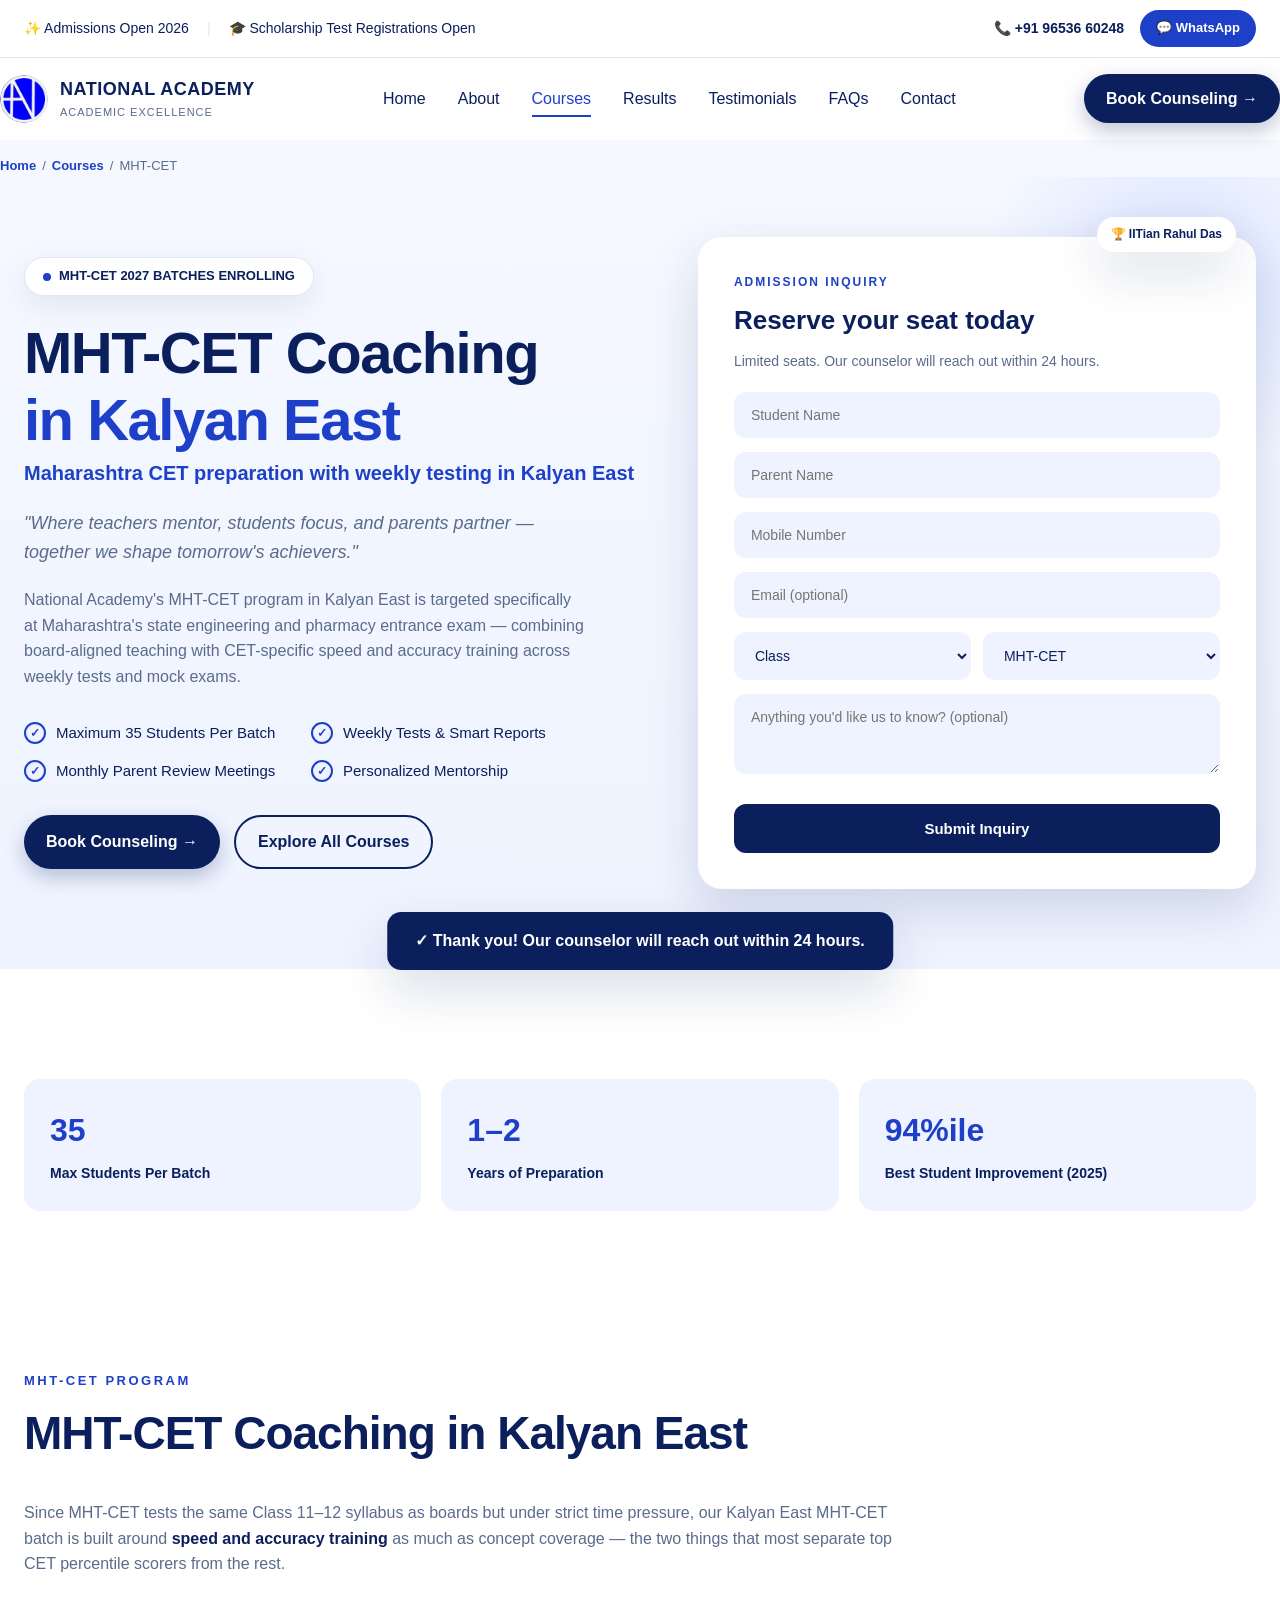
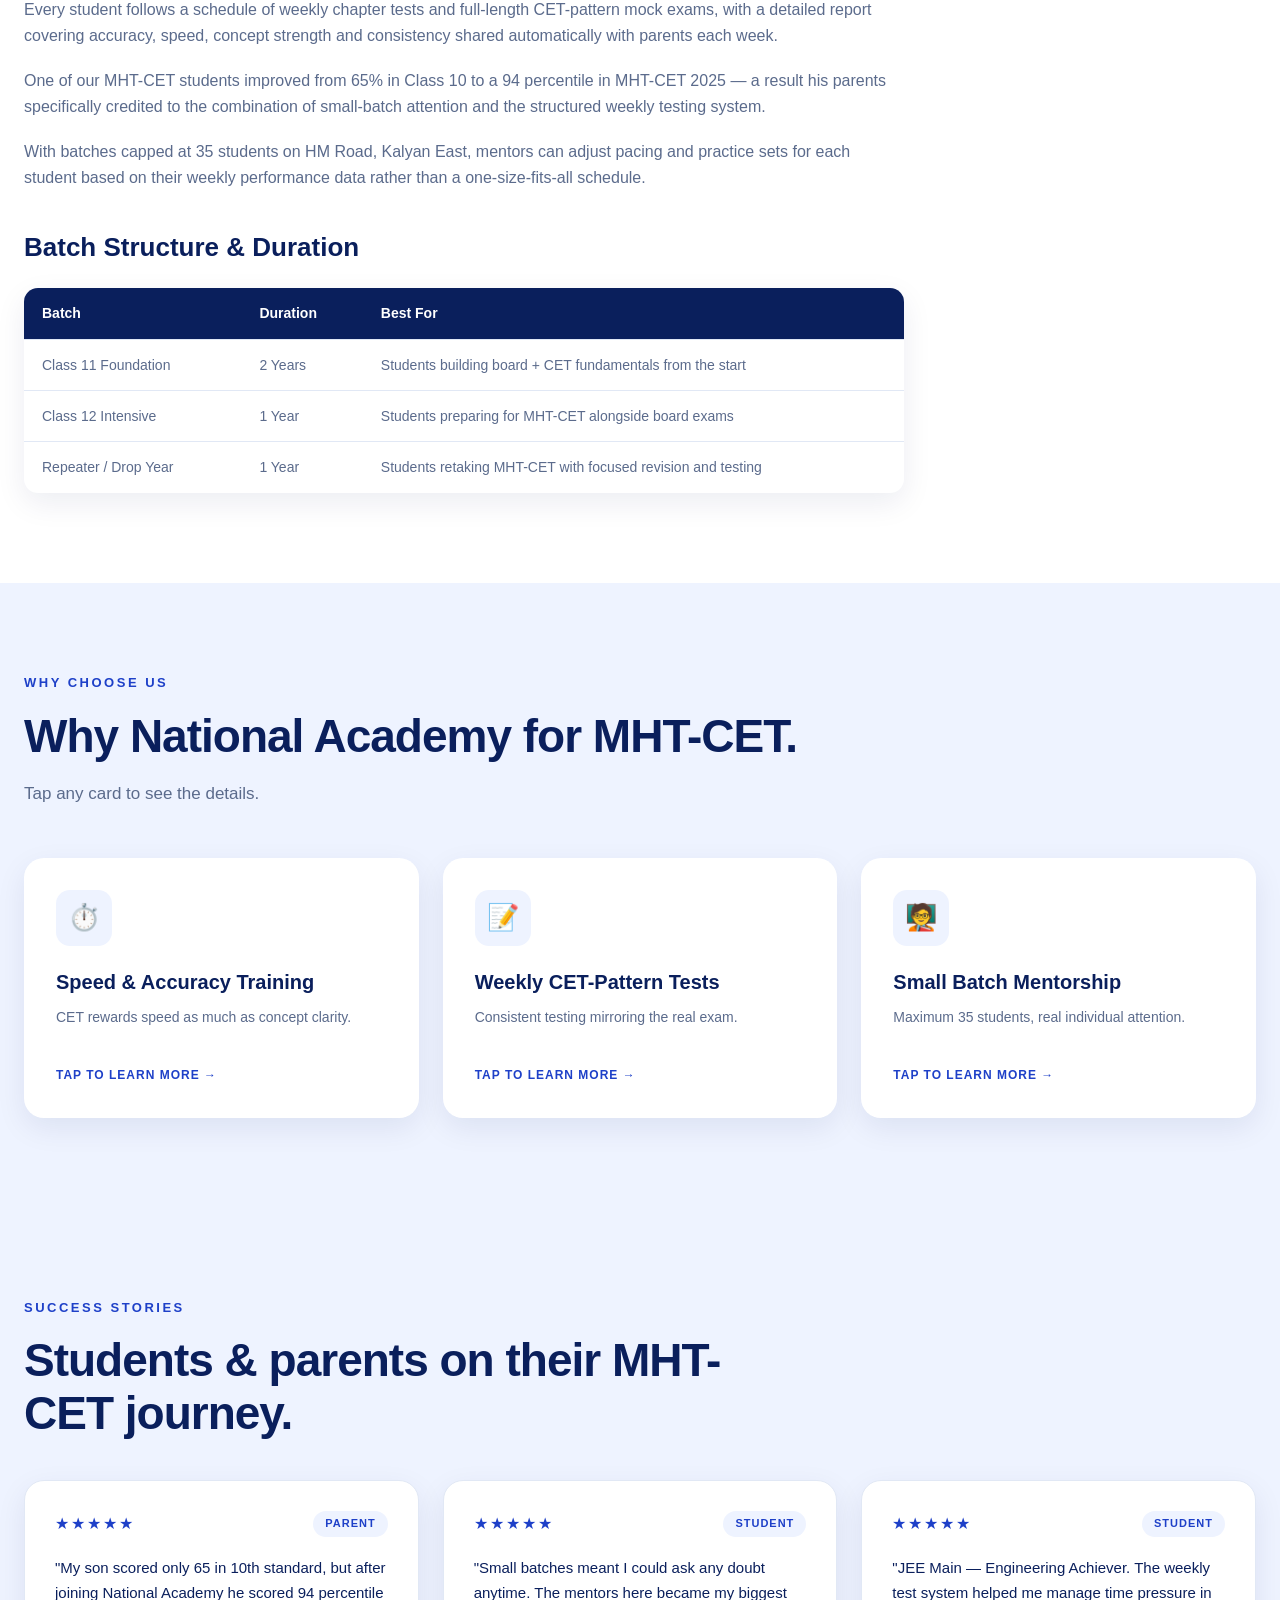
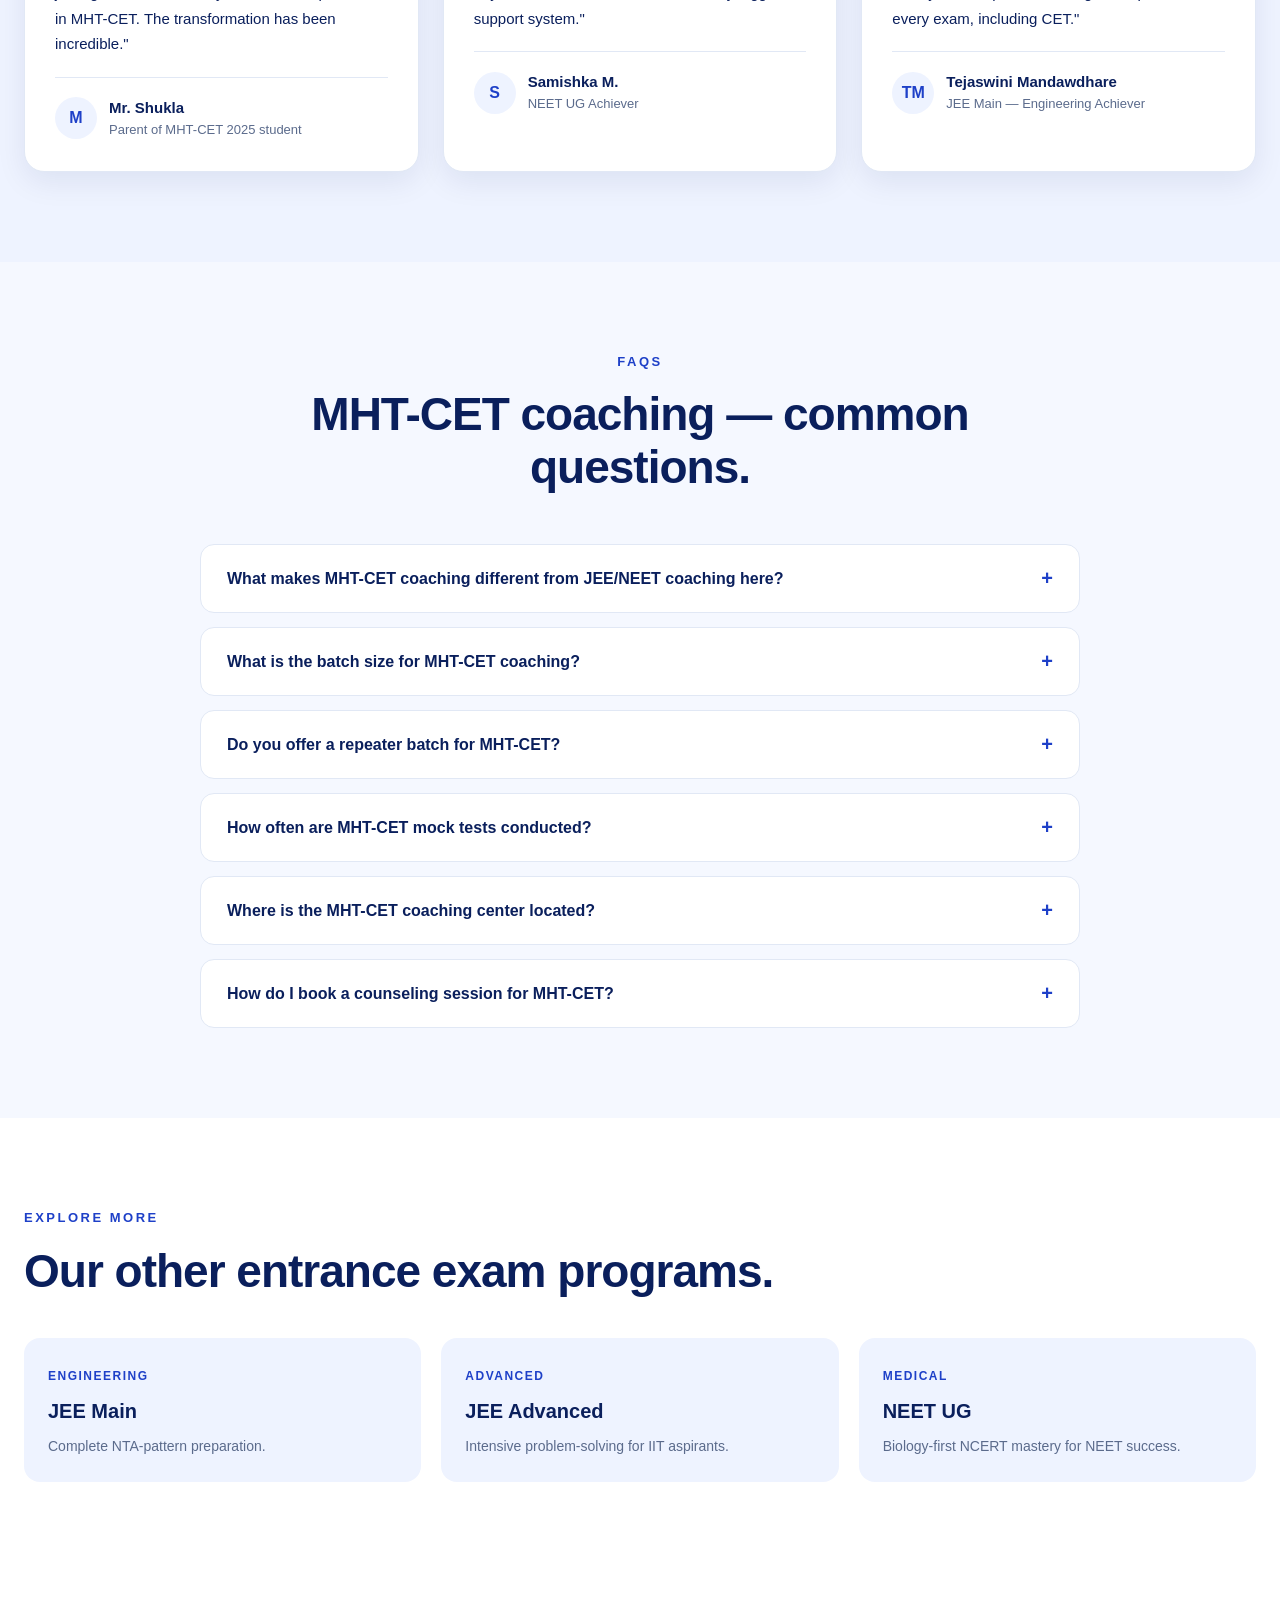
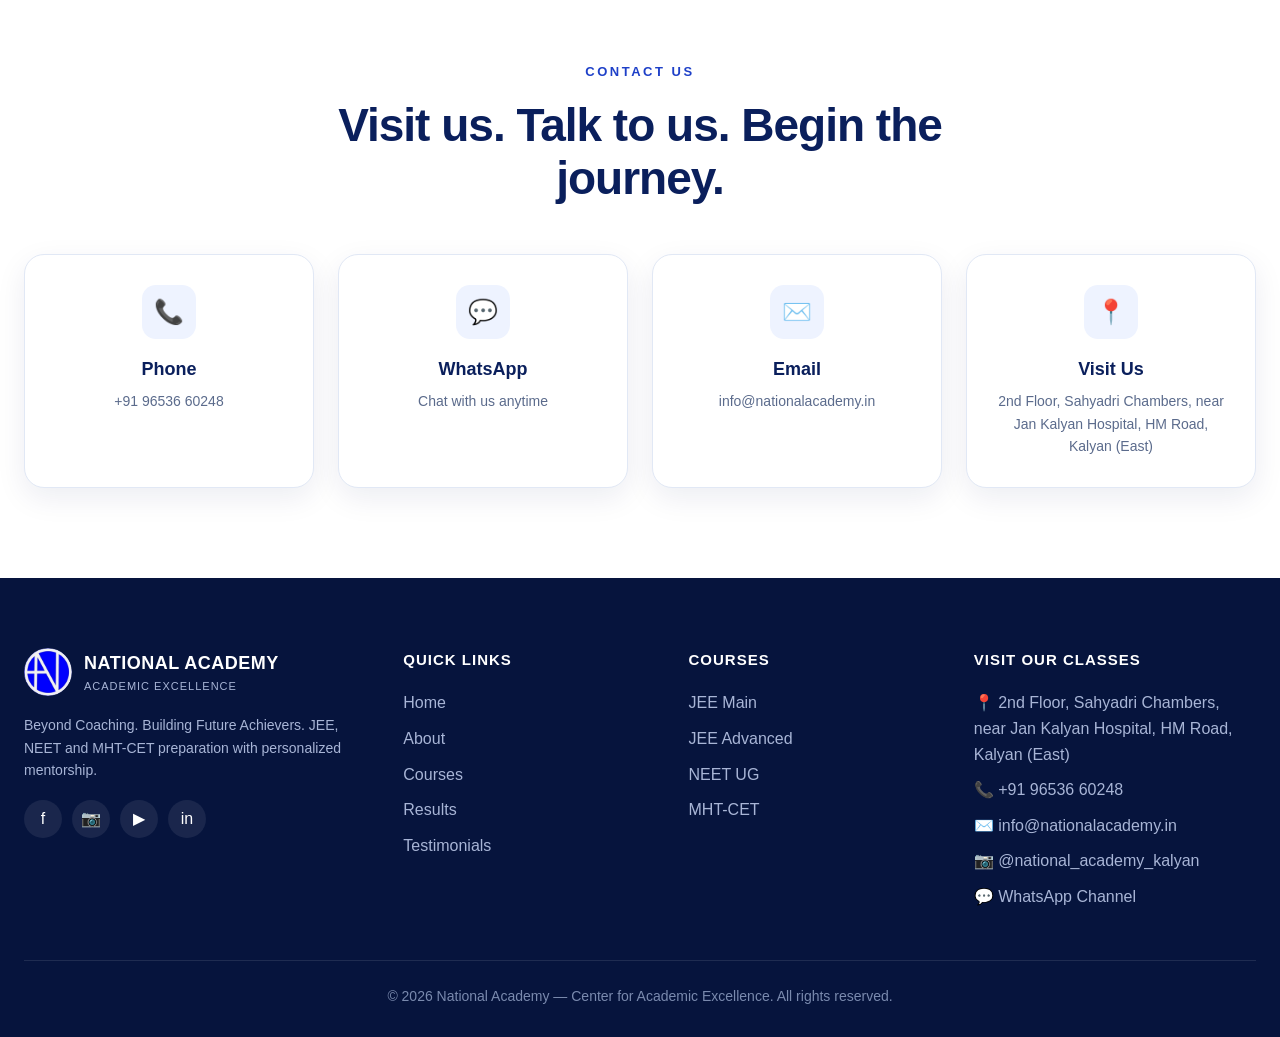
<file: mht-cet-coaching-kalyan-east.html>
<!DOCTYPE html>
<html lang="en">
<head>
<meta charset="UTF-8">
<meta name="viewport" content="width=device-width, initial-scale=1.0">
<title>MHT-CET Coaching Classes in Kalyan East | National Academy</title>
<meta name="description" content="MHT-CET coaching in Kalyan East with board-aligned teaching, CET-pattern weekly tests and small batches of 35. Classes 11, 12 & Repeater. Book a free counseling session.">
<link rel="canonical" href="https://nationalacademyclasses.com/mht-cet-coaching-kalyan-east.html">
<link rel="stylesheet" href="/style.css">
<meta property="og:title" content="MHT-CET Coaching Classes in Kalyan East | National Academy">
<meta property="og:description" content="MHT-CET coaching in Kalyan East with board-aligned teaching, CET-pattern weekly tests and small batches of 35. Classes 11, 12 & Repeater. Book a free counseling session.">
<meta property="og:type" content="website">
<meta property="og:url" content="https://nationalacademyclasses.com/mht-cet-coaching-kalyan-east.html">
<meta name="twitter:card" content="summary_large_image">
<meta name="twitter:title" content="MHT-CET Coaching Classes in Kalyan East | National Academy">
<meta name="twitter:description" content="MHT-CET coaching in Kalyan East with board-aligned teaching, CET-pattern weekly tests and small batches of 35. Classes 11, 12 & Repeater. Book a free counseling session.">
<script type="application/ld+json">
{
  "@context": "https://schema.org",
  "@type": "Course",
  "name": "MHT-CET Coaching",
  "description": "Targeted preparation for Maharashtra's engineering and pharmacy entrance exam, with weekly CET-pattern testing and small-batch mentorship in Kalyan East.",
  "url": "https://nationalacademyclasses.com/mht-cet-coaching-kalyan-east.html",
  "provider": {
    "@type": "EducationalOrganization",
    "name": "National Academy",
    "sameAs": "https://nationalacademyclasses.com/",
    "address": {
      "@type": "PostalAddress",
      "streetAddress": "2nd Floor, Sahyadri Chambers, near Jan Kalyan Hospital, HM Road",
      "addressLocality": "Kalyan East",
      "addressRegion": "Maharashtra",
      "postalCode": "421306",
      "addressCountry": "IN"
    }
  }
}
</script>
<script type="application/ld+json">
{
  "@context": "https://schema.org",
  "@type": "BreadcrumbList",
  "itemListElement": [
    {
      "@type": "ListItem",
      "position": 1,
      "name": "Home",
      "item": "https://nationalacademyclasses.com/"
    },
    {
      "@type": "ListItem",
      "position": 2,
      "name": "Courses",
      "item": "https://nationalacademyclasses.com/#courses"
    },
    {
      "@type": "ListItem",
      "position": 3,
      "name": "MHT-CET Coaching",
      "item": "https://nationalacademyclasses.com/mht-cet-coaching-kalyan-east.html"
    }
  ]
}
</script>
<script type="application/ld+json">
{
  "@context": "https://schema.org",
  "@type": "FAQPage",
  "mainEntity": [
    {
      "@type": "Question",
      "name": "What makes MHT-CET coaching different from JEE/NEET coaching here?",
      "acceptedAnswer": {
        "@type": "Answer",
        "text": "MHT-CET tests the Class 11-12 syllabus under strict time pressure, so our program emphasizes speed and accuracy training alongside concept coverage."
      }
    },
    {
      "@type": "Question",
      "name": "What is the batch size for MHT-CET coaching?",
      "acceptedAnswer": {
        "@type": "Answer",
        "text": "Every batch is capped at a maximum of 35 students to ensure personal attention and 1-on-1 mentorship."
      }
    },
    {
      "@type": "Question",
      "name": "Do you offer a repeater batch for MHT-CET?",
      "acceptedAnswer": {
        "@type": "Answer",
        "text": "Yes, dedicated repeater batches are available for MHT-CET aspirants with focused revision and intensive testing."
      }
    },
    {
      "@type": "Question",
      "name": "How often are MHT-CET mock tests conducted?",
      "acceptedAnswer": {
        "@type": "Answer",
        "text": "Students take weekly chapter tests plus full-length CET-pattern mock exams, with performance reports shared automatically every week."
      }
    },
    {
      "@type": "Question",
      "name": "Where is the MHT-CET coaching center located?",
      "acceptedAnswer": {
        "@type": "Answer",
        "text": "Our center is on the 2nd Floor, Sahyadri Chambers, near Jan Kalyan Hospital, HM Road, Kalyan (East)."
      }
    },
    {
      "@type": "Question",
      "name": "How do I book a counseling session for MHT-CET?",
      "acceptedAnswer": {
        "@type": "Answer",
        "text": "Submit the inquiry form on this page or call us at +91 96536 60248. Our counselor will reach out within 24 hours."
      }
    }
  ]
}
</script>
</head>
<body>

<!-- Top bar -->
<div class="topbar">
  <div class="container topbar-inner">
    <div class="topbar-left">
      <span>✨ Admissions Open 2026</span>
      <span class="topbar-divider">|</span>
      <span>🎓 Scholarship Test Registrations Open</span>
    </div>
    <div class="topbar-right">
      <a href="tel:+919653660248" class="topbar-phone">📞 +91 96536 60248</a>
      <a href="https://wa.me/919653660248" class="wa-btn">💬 WhatsApp</a>
    </div>
  </div>
</div>

<!-- Navbar -->
<nav class="navbar" id="navbar">
  <div class="container nav-inner">
    <a href="/" class="brand">
      <div class="logo"><img src="[data-uri]" alt="National Academy logo"></div>
      <div class="brand-text">
        <span class="brand-name">NATIONAL ACADEMY</span>
        <p>Academic Excellence</p>
      </div>
    </a>
    <div class="nav-links" id="navLinks">
      <a href="/">Home</a>
      <a href="/#about">About</a>
      <a href="/#courses" class="active">Courses</a>
      <a href="/results.html">Results</a>
      <a href="/#testimonials">Testimonials</a>
      <a href="/#faqs">FAQs</a>
      <a href="/#contact">Contact</a>
    </div>
    <a href="#form" class="btn-primary">Book Counseling →</a>
    <button class="menu-toggle" onclick="document.getElementById('navLinks').classList.toggle('mobile')">☰</button>
  </div>
</nav>


<div class="container breadcrumb"><a href="/">Home</a><span>/</span><a href="/#courses">Courses</a><span>/</span>MHT-CET</div>

<!-- Hero -->
<section class="hero" id="home">
  <div class="container hero-grid">
    <div>
      <div class="badge"><span class="dot"></span> MHT-CET 2027 BATCHES ENROLLING</div>
      <h1>MHT-CET Coaching<br><span class="accent">in Kalyan East</span></h1>
      <p class="hero-subtitle">Maharashtra CET preparation with weekly testing in Kalyan East</p>
      <p class="hero-quote">"Where teachers mentor, students focus, and parents partner — together we shape tomorrow's achievers."</p>
      <p class="hero-desc">National Academy's MHT-CET program in Kalyan East is targeted specifically at Maharashtra's state engineering and pharmacy entrance exam — combining board-aligned teaching with CET-specific speed and accuracy training across weekly tests and mock exams.</p>
      <div class="hero-features">
        <div><span class="check">✓</span> Maximum 35 Students Per Batch</div>
        <div><span class="check">✓</span> Weekly Tests & Smart Reports</div>
        <div><span class="check">✓</span> Monthly Parent Review Meetings</div>
        <div><span class="check">✓</span> Personalized Mentorship</div>
      </div>
      <div class="hero-cta">
        <a href="#form" class="btn-primary">Book Counseling →</a>
        <a href="/#courses" class="btn-outline">Explore All Courses</a>
      </div>
    </div>
    <div class="hero-card" id="form">
      <div class="floating-badge">🏆 IITian Rahul Das</div>
      <div class="hero-card-label">ADMISSION INQUIRY</div>
      <h3>Reserve your seat today</h3>
      <p>Limited seats. Our counselor will reach out within 24 hours.</p>
      <form id="admissionForm">
        <div class="field"><input type="text" name="student" placeholder="Student Name" required></div>
        <div class="field"><input type="text" name="parent" placeholder="Parent Name" required></div>
        <div class="field"><input type="tel" name="phone" placeholder="Mobile Number" pattern="[0-9]{10}" required></div>
        <div class="field"><input type="email" name="email" placeholder="Email (optional)"></div>
        <div class="field field-row">
          <select name="class" required>
            <option value="">Class</option>
            <option>Class 11</option><option>Class 12</option><option>Repeater</option>
          </select>
          <select name="exam" id="examSelect" required>
            <option value="">Target Exam</option>
            <option>JEE Main</option><option>JEE Advanced</option><option>NEET UG</option><option selected>MHT-CET</option>
          </select>
        </div>
        <div class="field"><textarea name="msg" placeholder="Anything you'd like us to know? (optional)"></textarea></div>
        <button type="submit" class="submit-btn">Submit Inquiry</button>
      </form>
    </div>
  </div>
</section>

<!-- Stats -->
<section class="stats">
  <div class="container">
    <div class="info-grid">
      
      <div class="info-card reveal"><div class="num">35</div><p>Max Students Per Batch</p></div>
      <div class="info-card reveal"><div class="num">1–2</div><p>Years of Preparation</p></div>
      <div class="info-card reveal"><div class="num">94%ile</div><p>Best Student Improvement (2025)</p></div>
    </div>
  </div>
</section>

<!-- Content -->
<section class="content">
  <div class="container">
    <div class="eyebrow">MHT-CET Program</div>
    <h2 class="section-title">MHT-CET Coaching in Kalyan East</h2>
    <div class="content-body">
      <p>Since MHT-CET tests the same Class 11–12 syllabus as boards but under strict time pressure, our Kalyan East MHT-CET batch is built around <strong>speed and accuracy training</strong> as much as concept coverage — the two things that most separate top CET percentile scorers from the rest.</p>
        <p>Every student follows a schedule of weekly chapter tests and full-length CET-pattern mock exams, with a detailed report covering accuracy, speed, concept strength and consistency shared automatically with parents each week.</p>
        <p>One of our MHT-CET students improved from 65% in Class 10 to a 94 percentile in MHT-CET 2025 — a result his parents specifically credited to the combination of small-batch attention and the structured weekly testing system.</p>
        <p>With batches capped at 35 students on HM Road, Kalyan East, mentors can adjust pacing and practice sets for each student based on their weekly performance data rather than a one-size-fits-all schedule.</p>
      <h2>Batch Structure &amp; Duration</h2>
      <table class="batch-table">
        <tr><th>Batch</th><th>Duration</th><th>Best For</th></tr>
        <tr><td>Class 11 Foundation</td><td>2 Years</td><td>Students building board + CET fundamentals from the start</td></tr>
          <tr><td>Class 12 Intensive</td><td>1 Year</td><td>Students preparing for MHT-CET alongside board exams</td></tr>
          <tr><td>Repeater / Drop Year</td><td>1 Year</td><td>Students retaking MHT-CET with focused revision and testing</td></tr>
      </table>
    </div>
  </div>
</section>

<!-- Why choose -->
<section class="why" style="background:var(--bg-soft)">
  <div class="container">
    <div class="reveal">
      <div class="eyebrow">Why Choose Us</div>
      <h2 class="section-title">Why National Academy for MHT-CET.</h2>
      <p class="section-sub">Tap any card to see the details.</p>
    </div>
    <div class="features-grid">
      
      <div class="flip-card reveal" onclick="this.classList.toggle('flipped')">
        <div class="flip-inner">
          <div class="flip-face flip-front">
            <div class="icon-box">⏱️</div>
            <h4>Speed & Accuracy Training</h4>
            <p>CET rewards speed as much as concept clarity.</p>
            <div class="hint">TAP TO LEARN MORE →</div>
          </div>
          <div class="flip-face flip-back">
            <h4>Speed & Accuracy Training</h4>
            <ul><li>Timed practice sets</li><li>CET-pattern MCQ drills</li><li>Negative-marking strategy</li><li>Section-wise time management</li></ul>
          </div>
        </div>
      </div>
      <div class="flip-card reveal" onclick="this.classList.toggle('flipped')">
        <div class="flip-inner">
          <div class="flip-face flip-front">
            <div class="icon-box">📝</div>
            <h4>Weekly CET-Pattern Tests</h4>
            <p>Consistent testing mirroring the real exam.</p>
            <div class="hint">TAP TO LEARN MORE →</div>
          </div>
          <div class="flip-face flip-back">
            <h4>Weekly CET-Pattern Tests</h4>
            <ul><li>Weekly chapter tests</li><li>Full-length CET mocks</li><li>Accuracy & speed tracking</li><li>Percentile benchmarking</li></ul>
          </div>
        </div>
      </div>
      <div class="flip-card reveal" onclick="this.classList.toggle('flipped')">
        <div class="flip-inner">
          <div class="flip-face flip-front">
            <div class="icon-box">🧑‍🏫</div>
            <h4>Small Batch Mentorship</h4>
            <p>Maximum 35 students, real individual attention.</p>
            <div class="hint">TAP TO LEARN MORE →</div>
          </div>
          <div class="flip-face flip-back">
            <h4>Small Batch Mentorship</h4>
            <ul><li>Direct faculty access</li><li>Daily doubt-solving</li><li>Individual progress tracking</li><li>Monthly parent reviews</li></ul>
          </div>
        </div>
      </div>
    </div>
  </div>
</section>

<!-- Testimonials -->
<section class="testimonials">
  <div class="container">
    <div class="reveal">
      <div class="eyebrow">Success Stories</div>
      <h2 class="section-title">Students &amp; parents on their MHT-CET journey.</h2>
    </div>
    <div class="test-grid">
      
      <div class="test-card reveal">
        <div class="test-head"><span class="stars">★★★★★</span><span class="test-tag">PARENT</span></div>
        <p class="test-text">"My son scored only 65 in 10th standard, but after joining National Academy he scored 94 percentile in MHT-CET. The transformation has been incredible."</p>
        <div class="test-author"><div class="author-avatar">M</div><div><div class="author-name">Mr. Shukla</div><div class="author-role">Parent of MHT-CET 2025 student</div></div></div>
      </div>
      <div class="test-card reveal">
        <div class="test-head"><span class="stars">★★★★★</span><span class="test-tag">STUDENT</span></div>
        <p class="test-text">"Small batches meant I could ask any doubt anytime. The mentors here became my biggest support system."</p>
        <div class="test-author"><div class="author-avatar">S</div><div><div class="author-name">Samishka M.</div><div class="author-role">NEET UG Achiever</div></div></div>
      </div>
      <div class="test-card reveal">
        <div class="test-head"><span class="stars">★★★★★</span><span class="test-tag">STUDENT</span></div>
        <p class="test-text">"JEE Main — Engineering Achiever. The weekly test system helped me manage time pressure in every exam, including CET."</p>
        <div class="test-author"><div class="author-avatar">TM</div><div><div class="author-name">Tejaswini Mandawdhare</div><div class="author-role">JEE Main — Engineering Achiever</div></div></div>
      </div>
    </div>
  </div>
</section>

<!-- FAQ -->
<section class="faqs" id="faqs">
  <div class="container">
    <div class="reveal" style="text-align:center">
      <div class="eyebrow">FAQs</div>
      <h2 class="section-title" style="margin:0 auto">MHT-CET coaching — common questions.</h2>
    </div>
    <div class="faq-list">
      
      <div class="faq-item"><button class="faq-q">What makes MHT-CET coaching different from JEE/NEET coaching here?<span class="arrow">+</span></button><div class="faq-a"><div class="faq-a-inner">MHT-CET tests the Class 11-12 syllabus under strict time pressure, so our program emphasizes speed and accuracy training alongside concept coverage.</div></div></div>
      <div class="faq-item"><button class="faq-q">What is the batch size for MHT-CET coaching?<span class="arrow">+</span></button><div class="faq-a"><div class="faq-a-inner">Every batch is capped at a maximum of 35 students to ensure personal attention and 1-on-1 mentorship.</div></div></div>
      <div class="faq-item"><button class="faq-q">Do you offer a repeater batch for MHT-CET?<span class="arrow">+</span></button><div class="faq-a"><div class="faq-a-inner">Yes, dedicated repeater batches are available for MHT-CET aspirants with focused revision and intensive testing.</div></div></div>
      <div class="faq-item"><button class="faq-q">How often are MHT-CET mock tests conducted?<span class="arrow">+</span></button><div class="faq-a"><div class="faq-a-inner">Students take weekly chapter tests plus full-length CET-pattern mock exams, with performance reports shared automatically every week.</div></div></div>
      <div class="faq-item"><button class="faq-q">Where is the MHT-CET coaching center located?<span class="arrow">+</span></button><div class="faq-a"><div class="faq-a-inner">Our center is on the 2nd Floor, Sahyadri Chambers, near Jan Kalyan Hospital, HM Road, Kalyan (East).</div></div></div>
      <div class="faq-item"><button class="faq-q">How do I book a counseling session for MHT-CET?<span class="arrow">+</span></button><div class="faq-a"><div class="faq-a-inner">Submit the inquiry form on this page or call us at +91 96536 60248. Our counselor will reach out within 24 hours.</div></div></div>
    </div>
  </div>
</section>

<!-- Other courses -->
<section class="other-courses">
  <div class="container">
    <div class="reveal">
      <div class="eyebrow">Explore More</div>
      <h2 class="section-title">Our other entrance exam programs.</h2>
    </div>
    <div class="oc-grid">
      
      <a class="oc-card reveal" href="/jee-main-coaching-kalyan-east.html">
        <span class="tag">ENGINEERING</span>
        <h4>JEE Main</h4>
        <p>Complete NTA-pattern preparation.</p>
      </a>
      <a class="oc-card reveal" href="/jee-advanced-coaching-kalyan-east.html">
        <span class="tag">ADVANCED</span>
        <h4>JEE Advanced</h4>
        <p>Intensive problem-solving for IIT aspirants.</p>
      </a>
      <a class="oc-card reveal" href="/neet-coaching-kalyan-east.html">
        <span class="tag">MEDICAL</span>
        <h4>NEET UG</h4>
        <p>Biology-first NCERT mastery for NEET success.</p>
      </a>
    </div>
  </div>
</section>

<!-- Contact -->
<section class="contact" id="contact">
  <div class="container">
    <div class="reveal" style="text-align:center">
      <div class="eyebrow">Contact Us</div>
      <h2 class="section-title" style="margin:0 auto">Visit us. Talk to us. Begin the journey.</h2>
    </div>
    <div class="contact-grid">
      <div class="contact-card reveal"><div class="contact-icon">📞</div><h4>Phone</h4><p>+91 96536 60248</p></div>
      <div class="contact-card reveal"><div class="contact-icon">💬</div><h4>WhatsApp</h4><p>Chat with us anytime</p></div>
      <div class="contact-card reveal"><div class="contact-icon">✉️</div><h4>Email</h4><p>info@nationalacademy.in</p></div>
      <div class="contact-card reveal"><div class="contact-icon">📍</div><h4>Visit Us</h4><p>2nd Floor, Sahyadri Chambers, near Jan Kalyan Hospital, HM Road, Kalyan (East)</p></div>
    </div>
  </div>
</section>

<!-- Footer -->
<footer>
  <div class="container">
    <div class="footer-grid">
      <div>
        <div class="footer-brand">
          <div class="logo"><img src="[data-uri]" alt="National Academy logo"></div>
          <div class="brand-text"><span class="brand-name">NATIONAL ACADEMY</span><p>Academic Excellence</p></div>
        </div>
        <p style="margin-bottom:14px;font-size:14px">Beyond Coaching. Building Future Achievers. JEE, NEET and MHT-CET preparation with personalized mentorship.</p>
        <div class="social">
          <a href="#" aria-label="Facebook">f</a>
          <a href="https://instagram.com/nationalacademy_" target="_blank" rel="noopener" aria-label="Instagram">📷</a>
          <a href="#" aria-label="YouTube">▶</a>
          <a href="#" aria-label="LinkedIn">in</a>
        </div>
      </div>
      <div class="footer-col">
        <h5>Quick Links</h5>
        <ul><li><a href="/">Home</a></li><li><a href="/#about">About</a></li><li><a href="/#courses">Courses</a></li><li><a href="/results.html">Results</a></li><li><a href="/#testimonials">Testimonials</a></li></ul>
      </div>
      <div class="footer-col">
        <h5>Courses</h5>
        <ul><li><a href="/jee-main-coaching-kalyan-east.html">JEE Main</a></li><li><a href="/jee-advanced-coaching-kalyan-east.html">JEE Advanced</a></li><li><a href="/neet-coaching-kalyan-east.html">NEET UG</a></li><li><a href="/mht-cet-coaching-kalyan-east.html">MHT-CET</a></li></ul>
      </div>
      <div class="footer-col">
        <h5>Visit Our Classes</h5>
        <ul>
          <li>📍 2nd Floor, Sahyadri Chambers,<br>near Jan Kalyan Hospital, HM Road,<br>Kalyan (East)</li>
          <li>📞 <a href="tel:+919653660248">+91 96536 60248</a></li>
          <li>✉️ <a href="mailto:info@nationalacademy.in">info@nationalacademy.in</a></li>
          <li>📷 <a href="https://instagram.com/nationalacademy_" target="_blank" rel="noopener">@national_academy_kalyan</a></li>
          <li>💬 <a href="https://whatsapp.com/channel/0029VaYuWtFGehEQWGYex31q" target="_blank" rel="noopener">WhatsApp Channel</a></li>
        </ul>
      </div>
    </div>
    <div class="footer-bottom">© 2026 National Academy — Center for Academic Excellence. All rights reserved.</div>
  </div>
</footer>


<div class="toast" id="toast">✓ Thank you! Our counselor will reach out within 24 hours.</div>

<script>
const nav=document.getElementById('navbar');
window.addEventListener('scroll',()=>{nav.classList.toggle('scrolled',window.scrollY>20)});

const io=new IntersectionObserver((entries)=>{
  entries.forEach(e=>{if(e.isIntersecting){e.target.classList.add('visible');io.unobserve(e.target)}})
},{threshold:.12});
document.querySelectorAll('.reveal').forEach(el=>io.observe(el));

const cio=new IntersectionObserver((entries)=>{
  entries.forEach(e=>{
    if(e.isIntersecting){
      const el=e.target;const t=+el.dataset.target;const s=el.dataset.suffix||'';
      let c=0;const step=t/60;
      const tick=()=>{c+=step;if(c<t){el.textContent=Math.floor(c)+s;requestAnimationFrame(tick)}else el.textContent=t+s};
      tick();cio.unobserve(el);
    }
  })
},{threshold:.5});
document.querySelectorAll('.stat-num').forEach(el=>cio.observe(el));

document.querySelectorAll('.faq-q').forEach(b=>{
  b.addEventListener('click',()=>{
    const it=b.parentElement;const a=it.querySelector('.faq-a');
    const open=it.classList.toggle('open');
    a.style.maxHeight=open?a.scrollHeight+'px':'0';
  })
});

document.getElementById('admissionForm').addEventListener('submit', async (e) => {
  e.preventDefault();
  const form = e.target;
  const submitBtn = form.querySelector('.submit-btn');
  const originalBtnText = submitBtn.innerText;
  submitBtn.innerText = 'Submitting...';
  submitBtn.disabled = true;
  const scriptURL = 'https://script.google.com/macros/s/AKfycbyQIpqhF3Bwk7kVNRuC45qFXNHx67AA3TcbVvgqn4J6izI49udC3bFhP1Qv370ona3hTA/exec';
  const formData = new FormData(form);
  try {
    await fetch(scriptURL, { method: 'POST', body: formData, mode: 'no-cors' });
    const t = document.getElementById('toast');
    t.classList.add('show');
    setTimeout(() => t.classList.remove('show'), 4000);
    form.reset();
  } catch (error) {
    console.error('Error submitting form:', error);
    alert('Something went wrong. Please try again or contact us directly.');
  } finally {
    submitBtn.innerText = originalBtnText;
    submitBtn.disabled = false;
  }
});
</script>
</body>
</html>
</file>
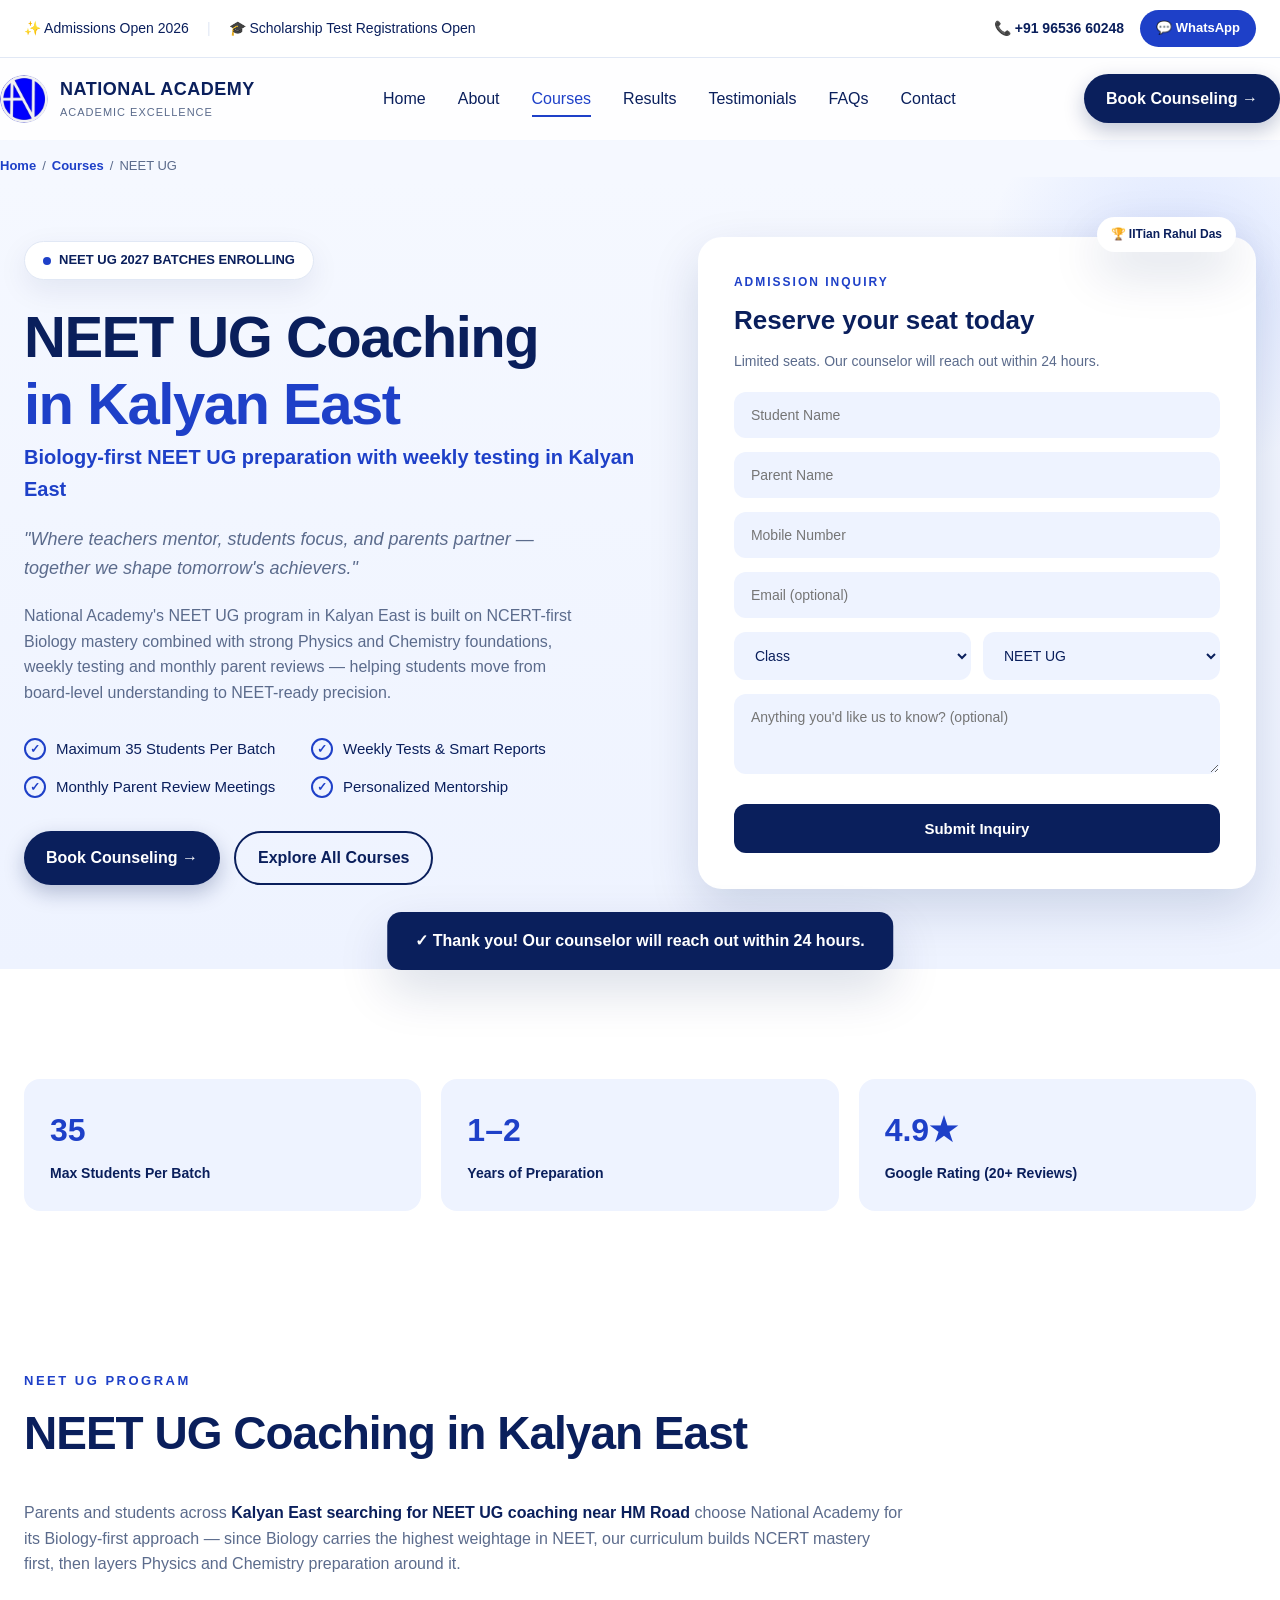
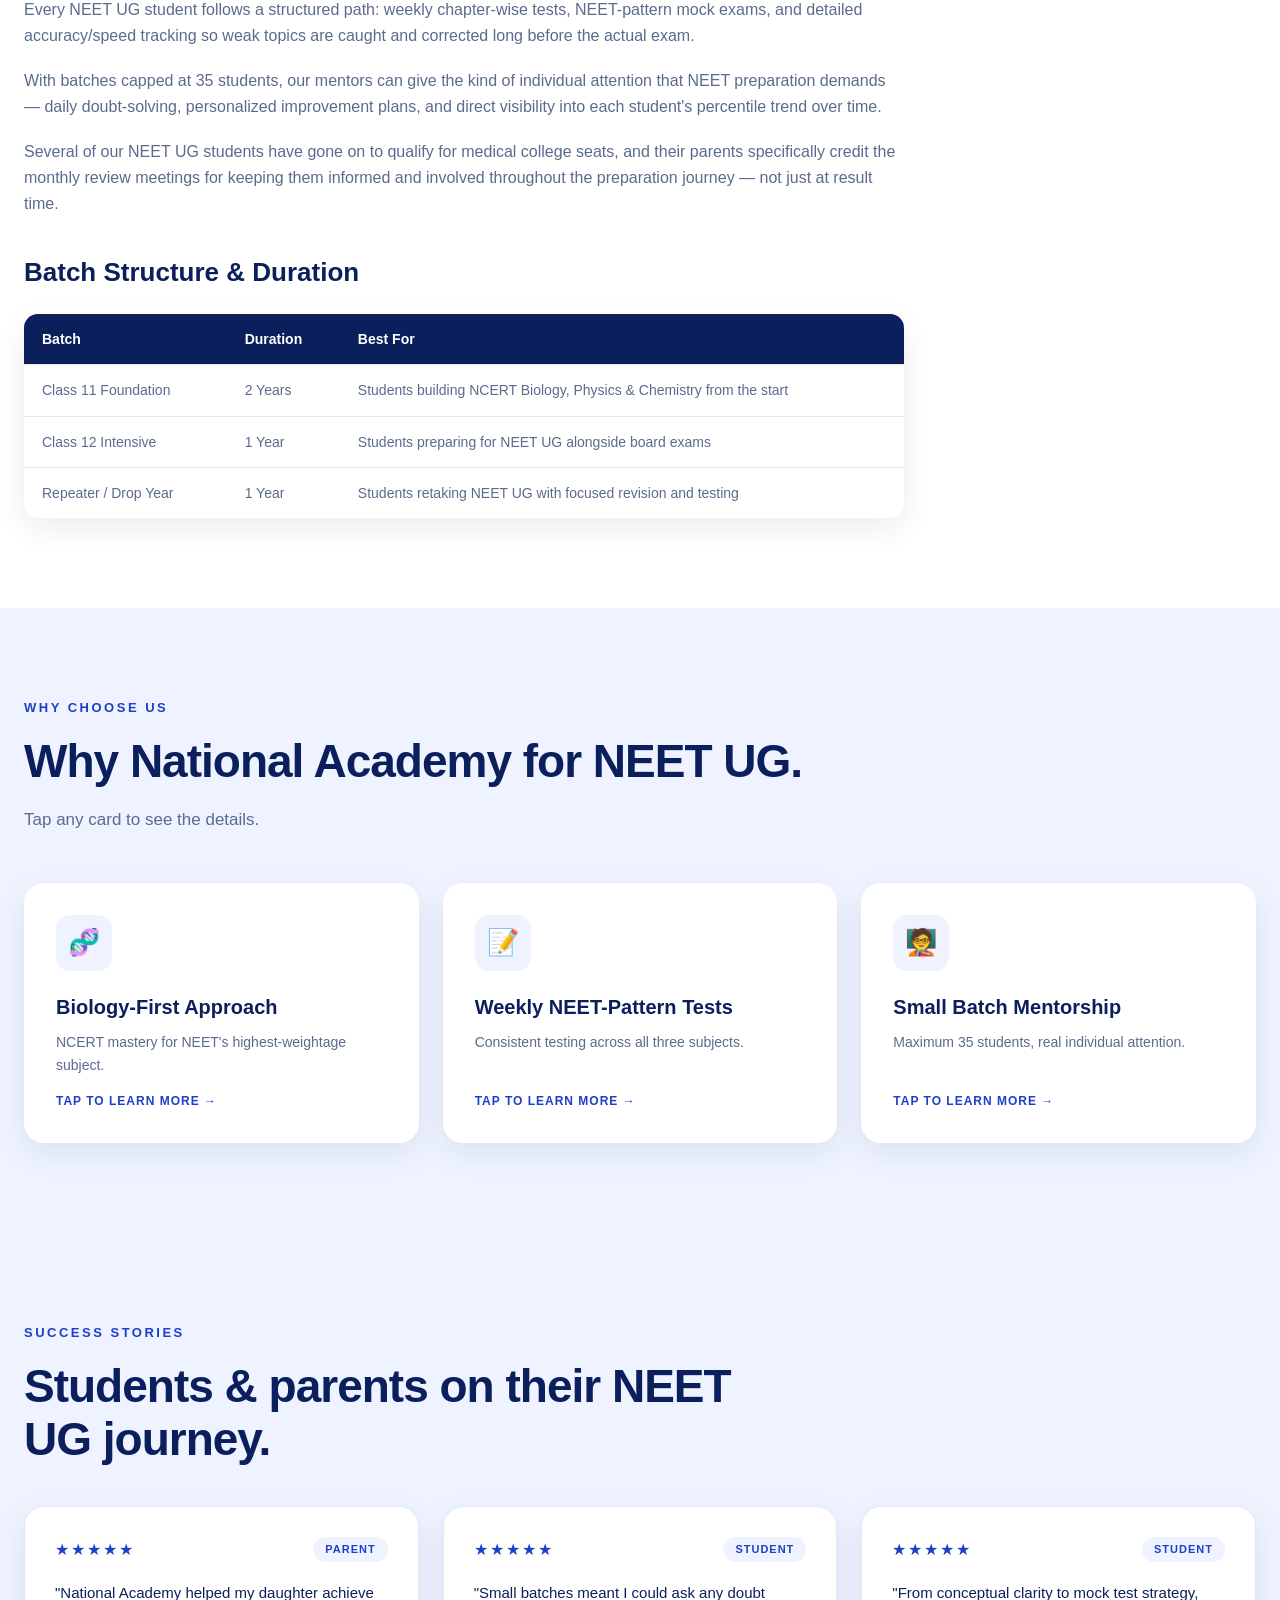
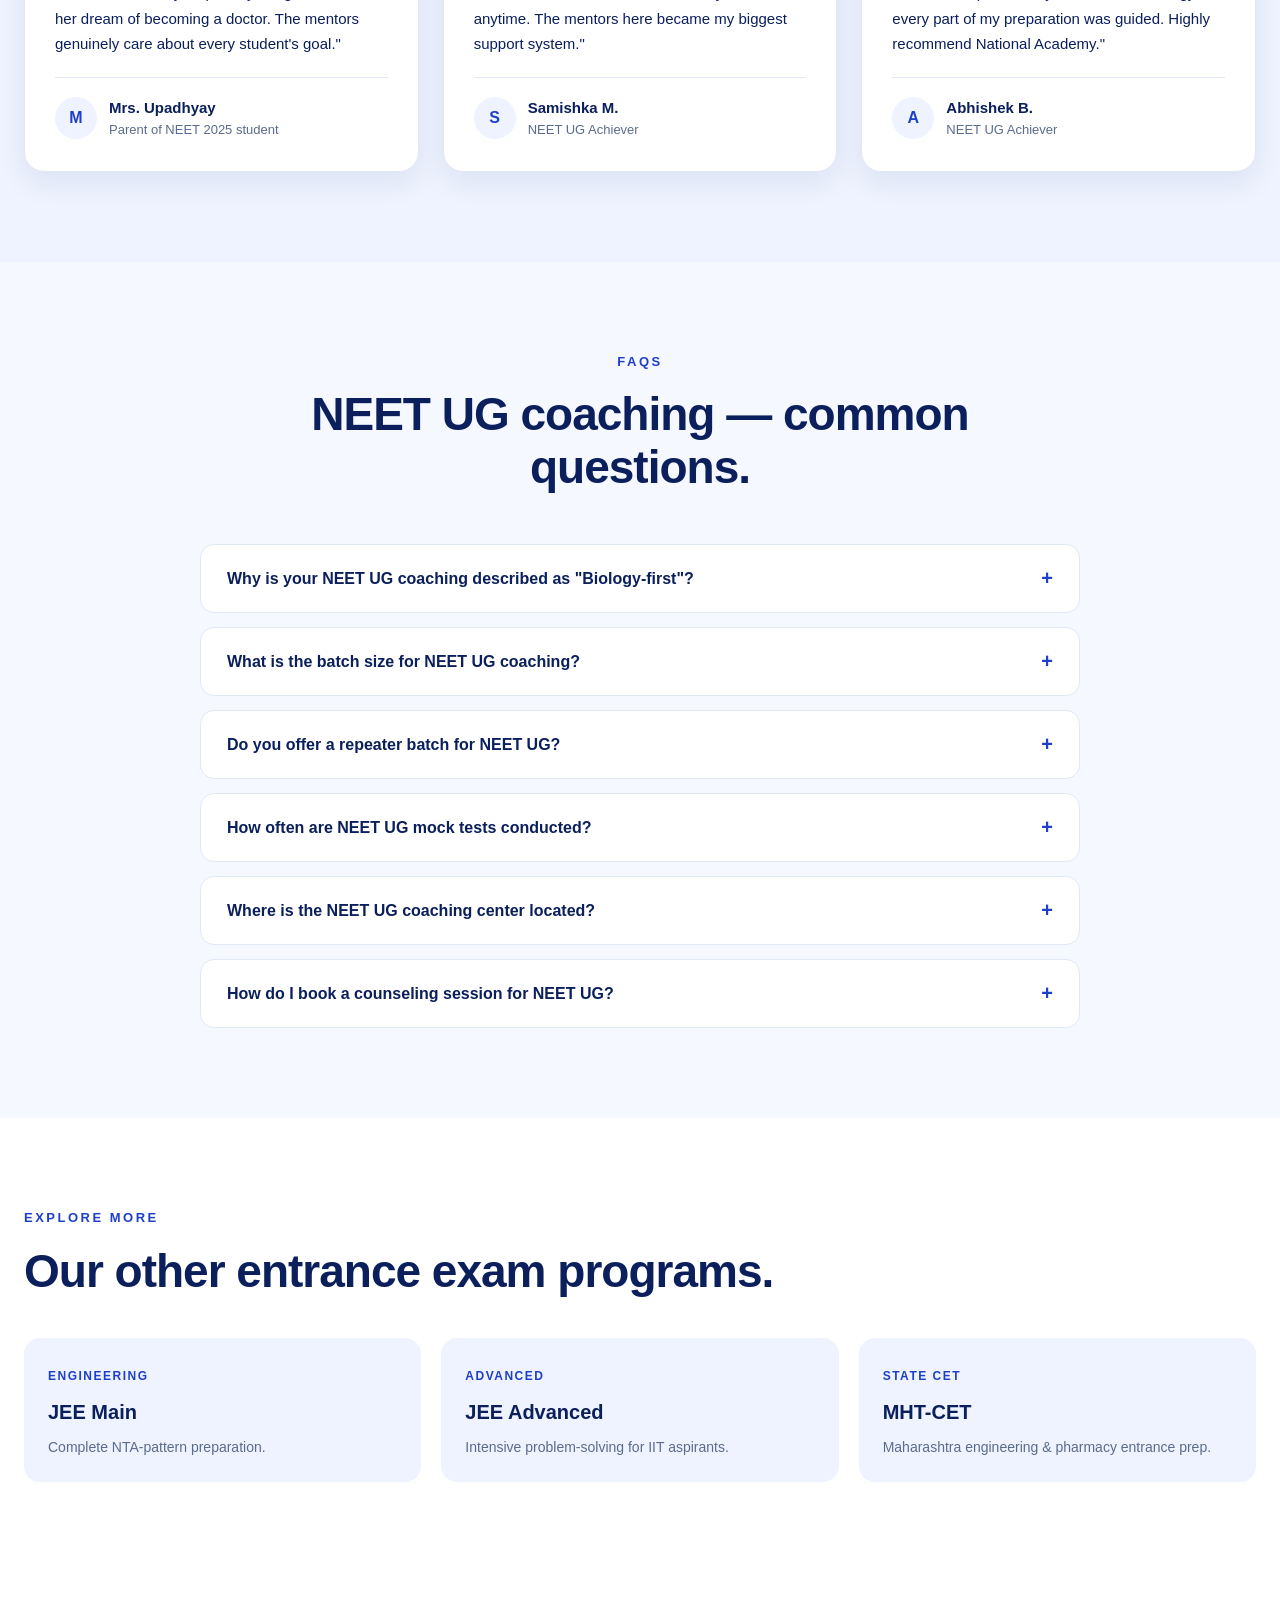
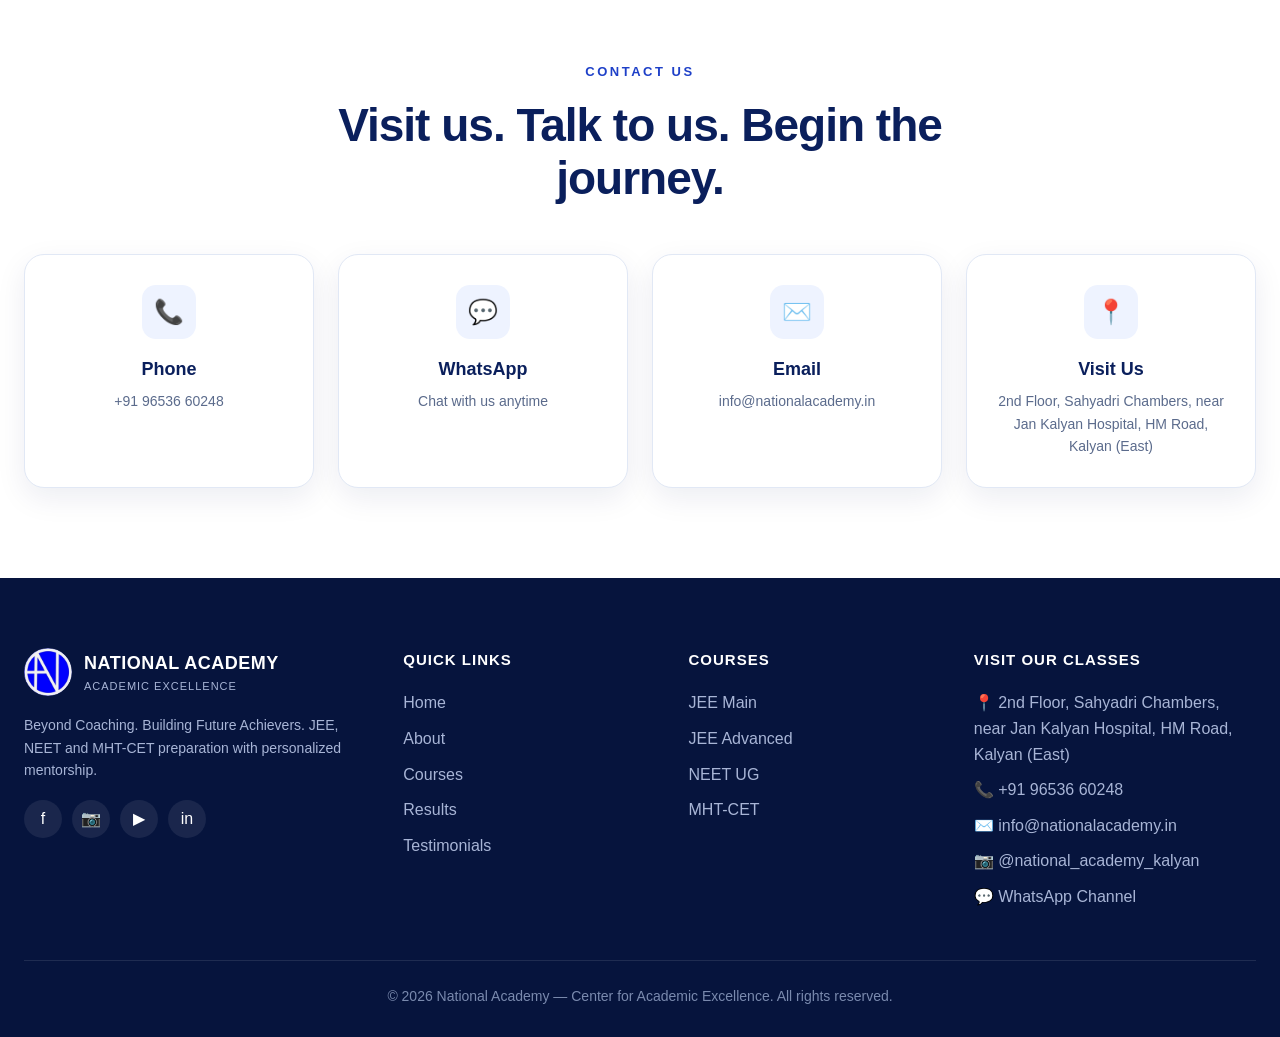
<file: neet-coaching-kalyan-east.html>
<!DOCTYPE html>
<html lang="en">
<head>
<meta charset="UTF-8">
<meta name="viewport" content="width=device-width, initial-scale=1.0">
<title>NEET UG Coaching Classes in Kalyan East | National Academy</title>
<meta name="description" content="NEET UG coaching in Kalyan East with Biology-first NCERT mastery, weekly tests and small batches of 35. Classes 11, 12 & Repeater. Book a free counseling session.">
<link rel="canonical" href="https://nationalacademyclasses.com/neet-coaching-kalyan-east.html">
<link rel="stylesheet" href="/style.css">
<meta property="og:title" content="NEET UG Coaching Classes in Kalyan East | National Academy">
<meta property="og:description" content="NEET UG coaching in Kalyan East with Biology-first NCERT mastery, weekly tests and small batches of 35. Classes 11, 12 & Repeater. Book a free counseling session.">
<meta property="og:type" content="website">
<meta property="og:url" content="https://nationalacademyclasses.com/neet-coaching-kalyan-east.html">
<meta name="twitter:card" content="summary_large_image">
<meta name="twitter:title" content="NEET UG Coaching Classes in Kalyan East | National Academy">
<meta name="twitter:description" content="NEET UG coaching in Kalyan East with Biology-first NCERT mastery, weekly tests and small batches of 35. Classes 11, 12 & Repeater. Book a free counseling session.">
<script type="application/ld+json">
{
  "@context": "https://schema.org",
  "@type": "Course",
  "name": "NEET UG Coaching",
  "description": "Biology-first NCERT mastery focused on NEET UG success, with weekly testing and small-batch mentorship in Kalyan East.",
  "url": "https://nationalacademyclasses.com/neet-coaching-kalyan-east.html",
  "provider": {
    "@type": "EducationalOrganization",
    "name": "National Academy",
    "sameAs": "https://nationalacademyclasses.com/",
    "address": {
      "@type": "PostalAddress",
      "streetAddress": "2nd Floor, Sahyadri Chambers, near Jan Kalyan Hospital, HM Road",
      "addressLocality": "Kalyan East",
      "addressRegion": "Maharashtra",
      "postalCode": "421306",
      "addressCountry": "IN"
    }
  }
}
</script>
<script type="application/ld+json">
{
  "@context": "https://schema.org",
  "@type": "BreadcrumbList",
  "itemListElement": [
    {
      "@type": "ListItem",
      "position": 1,
      "name": "Home",
      "item": "https://nationalacademyclasses.com/"
    },
    {
      "@type": "ListItem",
      "position": 2,
      "name": "Courses",
      "item": "https://nationalacademyclasses.com/#courses"
    },
    {
      "@type": "ListItem",
      "position": 3,
      "name": "NEET UG Coaching",
      "item": "https://nationalacademyclasses.com/neet-coaching-kalyan-east.html"
    }
  ]
}
</script>
<script type="application/ld+json">
{
  "@context": "https://schema.org",
  "@type": "FAQPage",
  "mainEntity": [
    {
      "@type": "Question",
      "name": "Why is your NEET UG coaching described as \"Biology-first\"?",
      "acceptedAnswer": {
        "@type": "Answer",
        "text": "Biology carries the highest weightage in NEET UG, so our curriculum builds NCERT Biology mastery first and layers Physics and Chemistry preparation around it."
      }
    },
    {
      "@type": "Question",
      "name": "What is the batch size for NEET UG coaching?",
      "acceptedAnswer": {
        "@type": "Answer",
        "text": "Every batch is capped at a maximum of 35 students to ensure personal attention and 1-on-1 mentorship."
      }
    },
    {
      "@type": "Question",
      "name": "Do you offer a repeater batch for NEET UG?",
      "acceptedAnswer": {
        "@type": "Answer",
        "text": "Yes, dedicated repeater batches are available for NEET UG aspirants with focused revision and intensive testing."
      }
    },
    {
      "@type": "Question",
      "name": "How often are NEET UG mock tests conducted?",
      "acceptedAnswer": {
        "@type": "Answer",
        "text": "Students take weekly chapter-wise tests plus full-length NEET-pattern mock exams, with performance reports shared automatically every week."
      }
    },
    {
      "@type": "Question",
      "name": "Where is the NEET UG coaching center located?",
      "acceptedAnswer": {
        "@type": "Answer",
        "text": "Our center is on the 2nd Floor, Sahyadri Chambers, near Jan Kalyan Hospital, HM Road, Kalyan (East)."
      }
    },
    {
      "@type": "Question",
      "name": "How do I book a counseling session for NEET UG?",
      "acceptedAnswer": {
        "@type": "Answer",
        "text": "Submit the inquiry form on this page or call us at +91 96536 60248. Our counselor will reach out within 24 hours."
      }
    }
  ]
}
</script>
</head>
<body>

<!-- Top bar -->
<div class="topbar">
  <div class="container topbar-inner">
    <div class="topbar-left">
      <span>✨ Admissions Open 2026</span>
      <span class="topbar-divider">|</span>
      <span>🎓 Scholarship Test Registrations Open</span>
    </div>
    <div class="topbar-right">
      <a href="tel:+919653660248" class="topbar-phone">📞 +91 96536 60248</a>
      <a href="https://wa.me/919653660248" class="wa-btn">💬 WhatsApp</a>
    </div>
  </div>
</div>

<!-- Navbar -->
<nav class="navbar" id="navbar">
  <div class="container nav-inner">
    <a href="/" class="brand">
      <div class="logo"><img src="[data-uri]" alt="National Academy logo"></div>
      <div class="brand-text">
        <span class="brand-name">NATIONAL ACADEMY</span>
        <p>Academic Excellence</p>
      </div>
    </a>
    <div class="nav-links" id="navLinks">
      <a href="/">Home</a>
      <a href="/#about">About</a>
      <a href="/#courses" class="active">Courses</a>
      <a href="/results.html">Results</a>
      <a href="/#testimonials">Testimonials</a>
      <a href="/#faqs">FAQs</a>
      <a href="/#contact">Contact</a>
    </div>
    <a href="#form" class="btn-primary">Book Counseling →</a>
    <button class="menu-toggle" onclick="document.getElementById('navLinks').classList.toggle('mobile')">☰</button>
  </div>
</nav>


<div class="container breadcrumb"><a href="/">Home</a><span>/</span><a href="/#courses">Courses</a><span>/</span>NEET UG</div>

<!-- Hero -->
<section class="hero" id="home">
  <div class="container hero-grid">
    <div>
      <div class="badge"><span class="dot"></span> NEET UG 2027 BATCHES ENROLLING</div>
      <h1>NEET UG Coaching<br><span class="accent">in Kalyan East</span></h1>
      <p class="hero-subtitle">Biology-first NEET UG preparation with weekly testing in Kalyan East</p>
      <p class="hero-quote">"Where teachers mentor, students focus, and parents partner — together we shape tomorrow's achievers."</p>
      <p class="hero-desc">National Academy's NEET UG program in Kalyan East is built on NCERT-first Biology mastery combined with strong Physics and Chemistry foundations, weekly testing and monthly parent reviews — helping students move from board-level understanding to NEET-ready precision.</p>
      <div class="hero-features">
        <div><span class="check">✓</span> Maximum 35 Students Per Batch</div>
        <div><span class="check">✓</span> Weekly Tests & Smart Reports</div>
        <div><span class="check">✓</span> Monthly Parent Review Meetings</div>
        <div><span class="check">✓</span> Personalized Mentorship</div>
      </div>
      <div class="hero-cta">
        <a href="#form" class="btn-primary">Book Counseling →</a>
        <a href="/#courses" class="btn-outline">Explore All Courses</a>
      </div>
    </div>
    <div class="hero-card" id="form">
      <div class="floating-badge">🏆 IITian Rahul Das</div>
      <div class="hero-card-label">ADMISSION INQUIRY</div>
      <h3>Reserve your seat today</h3>
      <p>Limited seats. Our counselor will reach out within 24 hours.</p>
      <form id="admissionForm">
        <div class="field"><input type="text" name="student" placeholder="Student Name" required></div>
        <div class="field"><input type="text" name="parent" placeholder="Parent Name" required></div>
        <div class="field"><input type="tel" name="phone" placeholder="Mobile Number" pattern="[0-9]{10}" required></div>
        <div class="field"><input type="email" name="email" placeholder="Email (optional)"></div>
        <div class="field field-row">
          <select name="class" required>
            <option value="">Class</option>
            <option>Class 11</option><option>Class 12</option><option>Repeater</option>
          </select>
          <select name="exam" id="examSelect" required>
            <option value="">Target Exam</option>
            <option>JEE Main</option><option>JEE Advanced</option><option selected>NEET UG</option><option>MHT-CET</option>
          </select>
        </div>
        <div class="field"><textarea name="msg" placeholder="Anything you'd like us to know? (optional)"></textarea></div>
        <button type="submit" class="submit-btn">Submit Inquiry</button>
      </form>
    </div>
  </div>
</section>

<!-- Stats -->
<section class="stats">
  <div class="container">
    <div class="info-grid">
      
      <div class="info-card reveal"><div class="num">35</div><p>Max Students Per Batch</p></div>
      <div class="info-card reveal"><div class="num">1–2</div><p>Years of Preparation</p></div>
      <div class="info-card reveal"><div class="num">4.9★</div><p>Google Rating (20+ Reviews)</p></div>
    </div>
  </div>
</section>

<!-- Content -->
<section class="content">
  <div class="container">
    <div class="eyebrow">NEET UG Program</div>
    <h2 class="section-title">NEET UG Coaching in Kalyan East</h2>
    <div class="content-body">
      <p>Parents and students across <strong>Kalyan East searching for NEET UG coaching near HM Road</strong> choose National Academy for its Biology-first approach — since Biology carries the highest weightage in NEET, our curriculum builds NCERT mastery first, then layers Physics and Chemistry preparation around it.</p>
        <p>Every NEET UG student follows a structured path: weekly chapter-wise tests, NEET-pattern mock exams, and detailed accuracy/speed tracking so weak topics are caught and corrected long before the actual exam.</p>
        <p>With batches capped at 35 students, our mentors can give the kind of individual attention that NEET preparation demands — daily doubt-solving, personalized improvement plans, and direct visibility into each student's percentile trend over time.</p>
        <p>Several of our NEET UG students have gone on to qualify for medical college seats, and their parents specifically credit the monthly review meetings for keeping them informed and involved throughout the preparation journey — not just at result time.</p>
      <h2>Batch Structure &amp; Duration</h2>
      <table class="batch-table">
        <tr><th>Batch</th><th>Duration</th><th>Best For</th></tr>
        <tr><td>Class 11 Foundation</td><td>2 Years</td><td>Students building NCERT Biology, Physics & Chemistry from the start</td></tr>
          <tr><td>Class 12 Intensive</td><td>1 Year</td><td>Students preparing for NEET UG alongside board exams</td></tr>
          <tr><td>Repeater / Drop Year</td><td>1 Year</td><td>Students retaking NEET UG with focused revision and testing</td></tr>
      </table>
    </div>
  </div>
</section>

<!-- Why choose -->
<section class="why" style="background:var(--bg-soft)">
  <div class="container">
    <div class="reveal">
      <div class="eyebrow">Why Choose Us</div>
      <h2 class="section-title">Why National Academy for NEET UG.</h2>
      <p class="section-sub">Tap any card to see the details.</p>
    </div>
    <div class="features-grid">
      
      <div class="flip-card reveal" onclick="this.classList.toggle('flipped')">
        <div class="flip-inner">
          <div class="flip-face flip-front">
            <div class="icon-box">🧬</div>
            <h4>Biology-First Approach</h4>
            <p>NCERT mastery for NEET's highest-weightage subject.</p>
            <div class="hint">TAP TO LEARN MORE →</div>
          </div>
          <div class="flip-face flip-back">
            <h4>Biology-First Approach</h4>
            <ul><li>Line-by-line NCERT coverage</li><li>Diagram-based revision</li><li>High-yield topic prioritization</li><li>NEET-pattern MCQ practice</li></ul>
          </div>
        </div>
      </div>
      <div class="flip-card reveal" onclick="this.classList.toggle('flipped')">
        <div class="flip-inner">
          <div class="flip-face flip-front">
            <div class="icon-box">📝</div>
            <h4>Weekly NEET-Pattern Tests</h4>
            <p>Consistent testing across all three subjects.</p>
            <div class="hint">TAP TO LEARN MORE →</div>
          </div>
          <div class="flip-face flip-back">
            <h4>Weekly NEET-Pattern Tests</h4>
            <ul><li>Weekly chapter tests</li><li>Full-length NEET mocks</li><li>Accuracy & speed tracking</li><li>Percentile benchmarking</li></ul>
          </div>
        </div>
      </div>
      <div class="flip-card reveal" onclick="this.classList.toggle('flipped')">
        <div class="flip-inner">
          <div class="flip-face flip-front">
            <div class="icon-box">🧑‍🏫</div>
            <h4>Small Batch Mentorship</h4>
            <p>Maximum 35 students, real individual attention.</p>
            <div class="hint">TAP TO LEARN MORE →</div>
          </div>
          <div class="flip-face flip-back">
            <h4>Small Batch Mentorship</h4>
            <ul><li>Direct faculty access</li><li>Daily doubt-solving</li><li>Individual progress tracking</li><li>Monthly parent reviews</li></ul>
          </div>
        </div>
      </div>
    </div>
  </div>
</section>

<!-- Testimonials -->
<section class="testimonials">
  <div class="container">
    <div class="reveal">
      <div class="eyebrow">Success Stories</div>
      <h2 class="section-title">Students &amp; parents on their NEET UG journey.</h2>
    </div>
    <div class="test-grid">
      
      <div class="test-card reveal">
        <div class="test-head"><span class="stars">★★★★★</span><span class="test-tag">PARENT</span></div>
        <p class="test-text">"National Academy helped my daughter achieve her dream of becoming a doctor. The mentors genuinely care about every student's goal."</p>
        <div class="test-author"><div class="author-avatar">M</div><div><div class="author-name">Mrs. Upadhyay</div><div class="author-role">Parent of NEET 2025 student</div></div></div>
      </div>
      <div class="test-card reveal">
        <div class="test-head"><span class="stars">★★★★★</span><span class="test-tag">STUDENT</span></div>
        <p class="test-text">"Small batches meant I could ask any doubt anytime. The mentors here became my biggest support system."</p>
        <div class="test-author"><div class="author-avatar">S</div><div><div class="author-name">Samishka M.</div><div class="author-role">NEET UG Achiever</div></div></div>
      </div>
      <div class="test-card reveal">
        <div class="test-head"><span class="stars">★★★★★</span><span class="test-tag">STUDENT</span></div>
        <p class="test-text">"From conceptual clarity to mock test strategy, every part of my preparation was guided. Highly recommend National Academy."</p>
        <div class="test-author"><div class="author-avatar">A</div><div><div class="author-name">Abhishek B.</div><div class="author-role">NEET UG Achiever</div></div></div>
      </div>
    </div>
  </div>
</section>

<!-- FAQ -->
<section class="faqs" id="faqs">
  <div class="container">
    <div class="reveal" style="text-align:center">
      <div class="eyebrow">FAQs</div>
      <h2 class="section-title" style="margin:0 auto">NEET UG coaching — common questions.</h2>
    </div>
    <div class="faq-list">
      
      <div class="faq-item"><button class="faq-q">Why is your NEET UG coaching described as "Biology-first"?<span class="arrow">+</span></button><div class="faq-a"><div class="faq-a-inner">Biology carries the highest weightage in NEET UG, so our curriculum builds NCERT Biology mastery first and layers Physics and Chemistry preparation around it.</div></div></div>
      <div class="faq-item"><button class="faq-q">What is the batch size for NEET UG coaching?<span class="arrow">+</span></button><div class="faq-a"><div class="faq-a-inner">Every batch is capped at a maximum of 35 students to ensure personal attention and 1-on-1 mentorship.</div></div></div>
      <div class="faq-item"><button class="faq-q">Do you offer a repeater batch for NEET UG?<span class="arrow">+</span></button><div class="faq-a"><div class="faq-a-inner">Yes, dedicated repeater batches are available for NEET UG aspirants with focused revision and intensive testing.</div></div></div>
      <div class="faq-item"><button class="faq-q">How often are NEET UG mock tests conducted?<span class="arrow">+</span></button><div class="faq-a"><div class="faq-a-inner">Students take weekly chapter-wise tests plus full-length NEET-pattern mock exams, with performance reports shared automatically every week.</div></div></div>
      <div class="faq-item"><button class="faq-q">Where is the NEET UG coaching center located?<span class="arrow">+</span></button><div class="faq-a"><div class="faq-a-inner">Our center is on the 2nd Floor, Sahyadri Chambers, near Jan Kalyan Hospital, HM Road, Kalyan (East).</div></div></div>
      <div class="faq-item"><button class="faq-q">How do I book a counseling session for NEET UG?<span class="arrow">+</span></button><div class="faq-a"><div class="faq-a-inner">Submit the inquiry form on this page or call us at +91 96536 60248. Our counselor will reach out within 24 hours.</div></div></div>
    </div>
  </div>
</section>

<!-- Other courses -->
<section class="other-courses">
  <div class="container">
    <div class="reveal">
      <div class="eyebrow">Explore More</div>
      <h2 class="section-title">Our other entrance exam programs.</h2>
    </div>
    <div class="oc-grid">
      
      <a class="oc-card reveal" href="/jee-main-coaching-kalyan-east.html">
        <span class="tag">ENGINEERING</span>
        <h4>JEE Main</h4>
        <p>Complete NTA-pattern preparation.</p>
      </a>
      <a class="oc-card reveal" href="/jee-advanced-coaching-kalyan-east.html">
        <span class="tag">ADVANCED</span>
        <h4>JEE Advanced</h4>
        <p>Intensive problem-solving for IIT aspirants.</p>
      </a>
      <a class="oc-card reveal" href="/mht-cet-coaching-kalyan-east.html">
        <span class="tag">STATE CET</span>
        <h4>MHT-CET</h4>
        <p>Maharashtra engineering & pharmacy entrance prep.</p>
      </a>
    </div>
  </div>
</section>

<!-- Contact -->
<section class="contact" id="contact">
  <div class="container">
    <div class="reveal" style="text-align:center">
      <div class="eyebrow">Contact Us</div>
      <h2 class="section-title" style="margin:0 auto">Visit us. Talk to us. Begin the journey.</h2>
    </div>
    <div class="contact-grid">
      <div class="contact-card reveal"><div class="contact-icon">📞</div><h4>Phone</h4><p>+91 96536 60248</p></div>
      <div class="contact-card reveal"><div class="contact-icon">💬</div><h4>WhatsApp</h4><p>Chat with us anytime</p></div>
      <div class="contact-card reveal"><div class="contact-icon">✉️</div><h4>Email</h4><p>info@nationalacademy.in</p></div>
      <div class="contact-card reveal"><div class="contact-icon">📍</div><h4>Visit Us</h4><p>2nd Floor, Sahyadri Chambers, near Jan Kalyan Hospital, HM Road, Kalyan (East)</p></div>
    </div>
  </div>
</section>

<!-- Footer -->
<footer>
  <div class="container">
    <div class="footer-grid">
      <div>
        <div class="footer-brand">
          <div class="logo"><img src="[data-uri]" alt="National Academy logo"></div>
          <div class="brand-text"><span class="brand-name">NATIONAL ACADEMY</span><p>Academic Excellence</p></div>
        </div>
        <p style="margin-bottom:14px;font-size:14px">Beyond Coaching. Building Future Achievers. JEE, NEET and MHT-CET preparation with personalized mentorship.</p>
        <div class="social">
          <a href="#" aria-label="Facebook">f</a>
          <a href="https://instagram.com/nationalacademy_" target="_blank" rel="noopener" aria-label="Instagram">📷</a>
          <a href="#" aria-label="YouTube">▶</a>
          <a href="#" aria-label="LinkedIn">in</a>
        </div>
      </div>
      <div class="footer-col">
        <h5>Quick Links</h5>
        <ul><li><a href="/">Home</a></li><li><a href="/#about">About</a></li><li><a href="/#courses">Courses</a></li><li><a href="/results.html">Results</a></li><li><a href="/#testimonials">Testimonials</a></li></ul>
      </div>
      <div class="footer-col">
        <h5>Courses</h5>
        <ul><li><a href="/jee-main-coaching-kalyan-east.html">JEE Main</a></li><li><a href="/jee-advanced-coaching-kalyan-east.html">JEE Advanced</a></li><li><a href="/neet-coaching-kalyan-east.html">NEET UG</a></li><li><a href="/mht-cet-coaching-kalyan-east.html">MHT-CET</a></li></ul>
      </div>
      <div class="footer-col">
        <h5>Visit Our Classes</h5>
        <ul>
          <li>📍 2nd Floor, Sahyadri Chambers,<br>near Jan Kalyan Hospital, HM Road,<br>Kalyan (East)</li>
          <li>📞 <a href="tel:+919653660248">+91 96536 60248</a></li>
          <li>✉️ <a href="mailto:info@nationalacademy.in">info@nationalacademy.in</a></li>
          <li>📷 <a href="https://instagram.com/nationalacademy_" target="_blank" rel="noopener">@national_academy_kalyan</a></li>
          <li>💬 <a href="https://whatsapp.com/channel/0029VaYuWtFGehEQWGYex31q" target="_blank" rel="noopener">WhatsApp Channel</a></li>
        </ul>
      </div>
    </div>
    <div class="footer-bottom">© 2026 National Academy — Center for Academic Excellence. All rights reserved.</div>
  </div>
</footer>


<div class="toast" id="toast">✓ Thank you! Our counselor will reach out within 24 hours.</div>

<script>
const nav=document.getElementById('navbar');
window.addEventListener('scroll',()=>{nav.classList.toggle('scrolled',window.scrollY>20)});

const io=new IntersectionObserver((entries)=>{
  entries.forEach(e=>{if(e.isIntersecting){e.target.classList.add('visible');io.unobserve(e.target)}})
},{threshold:.12});
document.querySelectorAll('.reveal').forEach(el=>io.observe(el));

const cio=new IntersectionObserver((entries)=>{
  entries.forEach(e=>{
    if(e.isIntersecting){
      const el=e.target;const t=+el.dataset.target;const s=el.dataset.suffix||'';
      let c=0;const step=t/60;
      const tick=()=>{c+=step;if(c<t){el.textContent=Math.floor(c)+s;requestAnimationFrame(tick)}else el.textContent=t+s};
      tick();cio.unobserve(el);
    }
  })
},{threshold:.5});
document.querySelectorAll('.stat-num').forEach(el=>cio.observe(el));

document.querySelectorAll('.faq-q').forEach(b=>{
  b.addEventListener('click',()=>{
    const it=b.parentElement;const a=it.querySelector('.faq-a');
    const open=it.classList.toggle('open');
    a.style.maxHeight=open?a.scrollHeight+'px':'0';
  })
});

document.getElementById('admissionForm').addEventListener('submit', async (e) => {
  e.preventDefault();
  const form = e.target;
  const submitBtn = form.querySelector('.submit-btn');
  const originalBtnText = submitBtn.innerText;
  submitBtn.innerText = 'Submitting...';
  submitBtn.disabled = true;
  const scriptURL = 'https://script.google.com/macros/s/AKfycbyQIpqhF3Bwk7kVNRuC45qFXNHx67AA3TcbVvgqn4J6izI49udC3bFhP1Qv370ona3hTA/exec';
  const formData = new FormData(form);
  try {
    await fetch(scriptURL, { method: 'POST', body: formData, mode: 'no-cors' });
    const t = document.getElementById('toast');
    t.classList.add('show');
    setTimeout(() => t.classList.remove('show'), 4000);
    form.reset();
  } catch (error) {
    console.error('Error submitting form:', error);
    alert('Something went wrong. Please try again or contact us directly.');
  } finally {
    submitBtn.innerText = originalBtnText;
    submitBtn.disabled = false;
  }
});
</script>
</body>
</html>
</file>
<file: style.css>
*{margin:0;padding:0;box-sizing:border-box}
:root{
  --navy:#0a1f5c;
  --navy-dark:#06143d;
  --blue:#1e40c8;
  --blue-light:#3b6fff;
  --bg:#f5f8ff;
  --bg-soft:#eef3ff;
  --white:#ffffff;
  --text:#0a1f5c;
  --muted:#5b6b8c;
  --border:#e1e8f5;
  --shadow:0 10px 30px rgba(10,31,92,.08);
  --shadow-lg:0 20px 50px rgba(10,31,92,.15);
}
html{scroll-behavior:smooth}
body{font-family:-apple-system,BlinkMacSystemFont,'Segoe UI',Inter,Roboto,sans-serif;color:var(--text);background:var(--bg);line-height:1.6;overflow-x:hidden}
img{max-width:100%;display:block}
a{text-decoration:none;color:inherit}
button{font-family:inherit;cursor:pointer;border:none;background:none}
.container{max-width:1280px;margin:0 auto;padding:0 24px}

/* Top bar */
.topbar{background:var(--white);border-bottom:1px solid var(--border);padding:10px 0;font-size:14px}
.topbar-inner{display:flex;justify-content:space-between;align-items:center;gap:16px;flex-wrap:wrap}
.topbar-left{display:flex;align-items:center;gap:18px;color:var(--navy);font-weight:500}
.topbar-left span{display:flex;align-items:center;gap:6px}
.topbar-divider{color:var(--border)}
.topbar-right{display:flex;align-items:center;gap:16px}
.topbar-phone{color:var(--navy);font-weight:600;display:flex;align-items:center;gap:6px}
.wa-btn{background:var(--blue);color:white;padding:8px 16px;border-radius:999px;font-weight:600;display:inline-flex;align-items:center;gap:6px;font-size:13px;transition:transform .2s}
.wa-btn:hover{transform:translateY(-2px)}

/* Navbar */
.navbar{position:sticky;top:0;z-index:100;background:rgba(255,255,255,.85);backdrop-filter:blur(12px);border-bottom:1px solid transparent;transition:all .3s}
.navbar.scrolled{box-shadow:var(--shadow);border-bottom-color:var(--border);background:rgba(255,255,255,.95)}
.nav-inner{display:flex;align-items:center;justify-content:space-between;padding:16px 0}
.brand{display:flex;align-items:center;gap:12px}
.logo{width:48px;height:48px;border-radius:50%;background:var(--white);display:flex;align-items:center;justify-content:center;overflow:hidden}
.logo img{width:100%;height:100%;object-fit:cover;border-radius:50%}
.brand-text .brand-name{display:block;font-size:18px;font-weight:800;letter-spacing:.5px;color:var(--navy)}
.brand-text p{font-size:11px;color:var(--muted);text-transform:uppercase;letter-spacing:1px}
.nav-links{display:flex;gap:32px;align-items:center}
.nav-links a{font-weight:500;color:var(--navy);transition:color .2s;position:relative}
.nav-links a:hover,.nav-links a.active{color:var(--blue)}
.nav-links a::after{content:'';position:absolute;bottom:-6px;left:0;width:0;height:2px;background:var(--blue);transition:width .3s}
.nav-links a:hover::after,.nav-links a.active::after{width:100%}
.btn-primary{background:var(--navy);color:white;padding:12px 22px;border-radius:999px;font-weight:600;display:inline-flex;align-items:center;gap:8px;transition:all .3s;box-shadow:0 8px 20px rgba(10,31,92,.25)}
.btn-primary:hover{background:var(--blue);transform:translateY(-2px);box-shadow:0 12px 28px rgba(30,64,200,.3)}
.btn-outline{background:transparent;color:var(--navy);padding:12px 22px;border-radius:999px;font-weight:600;border:2px solid var(--navy);display:inline-flex;align-items:center;gap:8px;transition:all .3s}
.btn-outline:hover{background:var(--navy);color:white}
.menu-toggle{display:none;font-size:24px;color:var(--navy)}

/* Hero */
.hero{padding:60px 0 80px;background:linear-gradient(180deg,var(--bg) 0%,var(--bg-soft) 100%);position:relative;overflow:hidden}
.hero::before{content:'';position:absolute;top:-100px;right:-100px;width:400px;height:400px;background:radial-gradient(circle,rgba(59,111,255,.15),transparent 70%);border-radius:50%;animation:float 6s ease-in-out infinite}
.hero-grid{display:grid;grid-template-columns:1.1fr 1fr;gap:60px;align-items:center;position:relative}
.badge{display:inline-flex;align-items:center;gap:8px;padding:8px 18px;background:white;border:1px solid var(--border);border-radius:999px;font-size:13px;font-weight:600;color:var(--navy);box-shadow:var(--shadow)}
.badge .dot{width:8px;height:8px;background:var(--blue);border-radius:50%;animation:pulse 2s infinite}
.hero h1{font-size:clamp(32px,4.6vw,58px);font-weight:800;line-height:1.15;margin:24px 0 4px;letter-spacing:-1.5px}
.hero h1 .accent{color:var(--blue);display:block}
.hero .hero-subtitle{font-size:clamp(16px,1.6vw,20px);font-weight:600;color:var(--blue);margin:0 0 20px}
.hero-quote{font-size:18px;color:var(--muted);font-style:italic;margin-bottom:20px;max-width:520px}
.hero-desc{font-size:16px;color:var(--muted);margin-bottom:32px;max-width:560px}
.hero-features{display:grid;grid-template-columns:1fr 1fr;gap:14px;margin-bottom:32px;max-width:560px}
.hero-features div{display:flex;align-items:center;gap:10px;font-weight:500;color:var(--navy);font-size:15px}
.hero-features .check{width:22px;height:22px;background:var(--bg-soft);border:2px solid var(--blue);color:var(--blue);border-radius:50%;display:flex;align-items:center;justify-content:center;font-size:12px;font-weight:700;flex-shrink:0}
.hero-cta{display:flex;gap:14px;flex-wrap:wrap}

.hero-card{background:white;border-radius:24px;padding:36px;box-shadow:var(--shadow-lg);position:relative;animation:slideUp .8s ease}
.hero-card-label{color:var(--blue);font-size:12px;font-weight:700;letter-spacing:2px;margin-bottom:8px}
.hero-card h3{font-size:26px;font-weight:800;color:var(--navy);margin-bottom:8px}
.hero-card p{color:var(--muted);font-size:14px;margin-bottom:20px}
.hero-card .field{margin-bottom:14px}
.hero-card input,.hero-card select,.hero-card textarea{width:100%;padding:14px 16px;background:var(--bg-soft);border:1px solid transparent;border-radius:12px;font-size:14px;color:var(--navy);font-family:inherit;transition:border-color .2s}
.hero-card input:focus,.hero-card select:focus,.hero-card textarea:focus{outline:none;border-color:var(--blue);background:white}
.hero-card textarea{min-height:80px;resize:vertical}
.field-row{display:grid;grid-template-columns:1fr 1fr;gap:12px}
.submit-btn{width:100%;background:var(--navy);color:white;padding:16px;border-radius:12px;font-weight:700;font-size:15px;transition:all .3s;margin-top:8px}
.submit-btn:hover{background:var(--blue)}
.floating-badge{position:absolute;top:-20px;right:20px;background:white;padding:8px 14px;border-radius:999px;box-shadow:var(--shadow-lg);font-size:12px;font-weight:600;color:var(--navy);display:flex;align-items:center;gap:6px;animation:float 4s ease-in-out infinite}

/* Breadcrumb */
.breadcrumb{padding:16px 0 0;font-size:13px;color:var(--muted)}
.breadcrumb a{color:var(--blue);font-weight:600}
.breadcrumb span{margin:0 6px}

/* Sections */
section{padding:90px 0}
.eyebrow{color:var(--blue);font-size:13px;font-weight:700;letter-spacing:2.5px;text-transform:uppercase;margin-bottom:16px}
.section-title{font-size:clamp(30px,3.6vw,46px);font-weight:800;line-height:1.15;letter-spacing:-1px;max-width:780px;color:var(--navy)}
.section-sub{color:var(--muted);font-size:17px;max-width:680px;margin-top:18px}

/* Content / article-style blocks for landing pages */
.content{background:var(--white)}
.content-body{max-width:880px;margin-top:40px;color:var(--muted);font-size:16px}
.content-body p{margin-bottom:20px}
.content-body h2{color:var(--navy);font-size:26px;font-weight:800;margin:36px 0 14px}
.content-body h3{color:var(--navy);font-size:20px;font-weight:700;margin:26px 0 10px}
.content-body ul{margin:0 0 20px 22px}
.content-body li{margin-bottom:8px}
.content-body strong{color:var(--navy)}
.info-grid{display:grid;grid-template-columns:repeat(3,1fr);gap:20px;margin-top:40px}
.info-card{background:var(--bg-soft);border-radius:16px;padding:26px}
.info-card .num{font-size:32px;font-weight:800;color:var(--blue)}
.info-card p{color:var(--navy);font-weight:600;margin-top:6px;font-size:14px}
table.batch-table{width:100%;border-collapse:collapse;margin-top:20px;background:white;border-radius:14px;overflow:hidden;box-shadow:var(--shadow)}
table.batch-table th,table.batch-table td{padding:14px 18px;text-align:left;border-bottom:1px solid var(--border);font-size:14px}
table.batch-table th{background:var(--navy);color:white;font-weight:700}
table.batch-table tr:last-child td{border-bottom:none}

/* Stats */
.stats{background:var(--white);padding:70px 0}
.stats-grid{display:grid;grid-template-columns:repeat(4,1fr);gap:30px;text-align:center}
.stat-num{font-size:clamp(40px,5vw,64px);font-weight:800;color:var(--blue);line-height:1}
.stat-label{color:var(--muted);margin-top:8px;font-weight:500;font-size:15px}

/* Why Choose - Flip cards */
.features-grid{display:grid;grid-template-columns:repeat(3,1fr);gap:24px;margin-top:50px}
.flip-card{height:260px;perspective:1500px}
.flip-inner{position:relative;width:100%;height:100%;transition:transform .8s;transform-style:preserve-3d}
.flip-card.flipped .flip-inner{transform:rotateY(180deg)}
.flip-face{position:absolute;inset:0;border-radius:20px;padding:32px;backface-visibility:hidden;background:white;box-shadow:var(--shadow);display:flex;flex-direction:column;justify-content:center;transition:box-shadow .3s}
.flip-card:hover .flip-face{box-shadow:var(--shadow-lg)}
.flip-front .icon-box{width:56px;height:56px;background:var(--bg-soft);border-radius:14px;display:flex;align-items:center;justify-content:center;color:var(--blue);font-size:26px;margin-bottom:20px}
.flip-front h4{font-size:20px;font-weight:800;color:var(--navy);margin-bottom:8px}
.flip-front p{color:var(--muted);font-size:14px}
.flip-front .hint{margin-top:auto;font-size:12px;color:var(--blue);font-weight:600;letter-spacing:1px;text-transform:uppercase}
.flip-back{background:var(--navy);color:white;transform:rotateY(180deg)}
.flip-back h4{color:white;font-size:18px;font-weight:800;margin-bottom:16px}
.flip-back ul{list-style:none}
.flip-back li{padding:6px 0;font-size:14px;display:flex;gap:10px;align-items:center}
.flip-back li::before{content:'✓';color:#7ba3ff;font-weight:bold}

/* Testimonials */
.testimonials{background:var(--bg-soft)}
.test-grid{display:grid;grid-template-columns:repeat(3,1fr);gap:24px;margin-top:40px}
.test-card{background:white;border:1px solid var(--border);border-radius:20px;padding:30px;box-shadow:var(--shadow);transition:all .3s}
.test-card:hover{transform:translateY(-4px);box-shadow:var(--shadow-lg)}
.test-head{display:flex;justify-content:space-between;align-items:center;margin-bottom:18px}
.stars{color:var(--blue);font-size:16px;letter-spacing:2px}
.test-tag{background:var(--bg-soft);color:var(--blue);padding:4px 12px;border-radius:999px;font-size:11px;font-weight:700;letter-spacing:1px}
.test-text{color:var(--navy);font-size:15px;line-height:1.7;margin-bottom:20px}
.test-author{display:flex;align-items:center;gap:12px;padding-top:18px;border-top:1px solid var(--border)}
.author-avatar{width:42px;height:42px;background:var(--bg-soft);border-radius:50%;display:flex;align-items:center;justify-content:center;font-weight:700;color:var(--blue)}
.author-name{font-weight:700;color:var(--navy);font-size:15px}
.author-role{color:var(--muted);font-size:13px}

/* FAQ */
.faq-list{max-width:880px;margin:50px auto 0;display:flex;flex-direction:column;gap:14px}
.faq-item{background:white;border:1px solid var(--border);border-radius:14px;overflow:hidden;transition:box-shadow .3s}
.faq-item.open{box-shadow:var(--shadow)}
.faq-q{width:100%;padding:22px 26px;text-align:left;font-weight:600;color:var(--navy);font-size:16px;display:flex;justify-content:space-between;align-items:center;gap:14px}
.faq-q .arrow{font-size:20px;color:var(--blue);transition:transform .3s;flex-shrink:0}
.faq-item.open .arrow{transform:rotate(45deg)}
.faq-a{max-height:0;overflow:hidden;transition:max-height .4s ease}
.faq-a-inner{padding:0 26px 22px;color:var(--muted);line-height:1.7}

/* Other courses cross-link */
.other-courses{background:var(--white)}
.oc-grid{display:grid;grid-template-columns:repeat(3,1fr);gap:20px;margin-top:40px}
.oc-card{background:var(--bg-soft);border-radius:16px;padding:24px;transition:all .3s;display:block}
.oc-card:hover{background:var(--navy);transform:translateY(-4px)}
.oc-card:hover *{color:white}
.oc-card .tag{color:var(--blue);font-size:12px;font-weight:700;letter-spacing:1.5px}
.oc-card h4{color:var(--navy);font-size:20px;font-weight:800;margin:8px 0}
.oc-card p{color:var(--muted);font-size:14px}

/* Contact */
.contact{background:var(--white)}
.contact-grid{display:grid;grid-template-columns:repeat(4,1fr);gap:24px;margin-top:50px}
.contact-card{background:white;border:1px solid var(--border);border-radius:20px;padding:30px;text-align:center;box-shadow:var(--shadow);transition:all .3s}
.contact-card:hover{transform:translateY(-6px);box-shadow:var(--shadow-lg);border-color:var(--blue-light)}
.contact-icon{width:54px;height:54px;background:var(--bg-soft);border-radius:14px;display:flex;align-items:center;justify-content:center;color:var(--blue);font-size:24px;margin:0 auto 16px}
.contact-card h4{font-size:18px;font-weight:700;color:var(--navy);margin-bottom:6px}
.contact-card p{color:var(--muted);font-size:14px}

/* Footer */
footer{background:var(--navy-dark);color:#a8b5d6;padding:70px 0 30px;margin-top:0}
.footer-grid{display:grid;grid-template-columns:1.4fr 1fr 1fr 1.2fr;gap:50px;margin-bottom:50px}
.footer-brand{display:flex;align-items:center;gap:12px;margin-bottom:18px}
.footer-brand .logo{background:transparent;border-color:white;color:white}
.footer-brand .brand-name{display:block;color:white;font-size:18px}
.footer-brand p{color:#a8b5d6;font-size:11px}
.footer-col h5{color:white;font-weight:700;margin-bottom:18px;font-size:15px;letter-spacing:1px;text-transform:uppercase}
.footer-col ul{list-style:none;display:flex;flex-direction:column;gap:10px}
.footer-col a:hover{color:white}
.social{display:flex;gap:10px;margin-top:18px}
.social a{width:38px;height:38px;background:rgba(255,255,255,.08);border-radius:50%;display:flex;align-items:center;justify-content:center;color:white;transition:all .3s}
.social a:hover{background:var(--blue);transform:translateY(-3px)}
.footer-bottom{border-top:1px solid rgba(255,255,255,.1);padding-top:24px;text-align:center;color:#7a8aae;font-size:14px}

/* Animations */
@keyframes float{0%,100%{transform:translateY(0)}50%{transform:translateY(-12px)}}
@keyframes pulse{0%,100%{opacity:1}50%{opacity:.4}}
@keyframes slideUp{from{opacity:0;transform:translateY(30px)}to{opacity:1;transform:translateY(0)}}
.reveal{opacity:0;transform:translateY(30px);transition:opacity .8s ease,transform .8s ease}
.reveal.visible{opacity:1;transform:translateY(0)}

/* Toast */
.toast{position:fixed;bottom:30px;left:50%;transform:translateX(-50%) translateY(100px);background:var(--navy);color:white;padding:16px 28px;border-radius:14px;box-shadow:var(--shadow-lg);font-weight:600;z-index:1000;transition:transform .4s}
.toast.show{transform:translateX(-50%) translateY(0)}

/* Responsive */
@media (max-width:1024px){
  .hero-grid{grid-template-columns:1fr;gap:40px}
  .features-grid,.test-grid,.info-grid,.oc-grid{grid-template-columns:repeat(2,1fr)}
  .stats-grid,.contact-grid{grid-template-columns:repeat(2,1fr)}
  .footer-grid{grid-template-columns:repeat(2,1fr)}
}
@media (max-width:768px){
  .nav-links,.topbar-left{display:none}
  .menu-toggle{display:block}
  .nav-links.mobile{display:flex;position:absolute;top:80px;left:0;right:0;background:white;flex-direction:column;padding:24px;gap:20px;box-shadow:var(--shadow-lg);border-top:1px solid var(--border)}
  .features-grid,.test-grid,.info-grid,.oc-grid{grid-template-columns:1fr}
  .field-row,.hero-features{grid-template-columns:1fr}
  section{padding:60px 0}
  .topbar-right{margin:0 auto}
  .footer-grid{grid-template-columns:1fr;gap:30px}
  .stats-grid{grid-template-columns:1fr 1fr}
  .contact-grid{grid-template-columns:1fr}
@media (max-width:600px){
  .nav-inner .btn-primary{display:none}
  .brand-text .brand-name{font-size:15px}
  .brand-text p{font-size:9px}
  .logo{width:38px;height:38px}
}
}
@media (max-width:480px){
  .container{padding:0 18px}
  .hero h1{font-size:32px}
  .btn-primary,.btn-outline{padding:6px 18px;font-size:14px;margin-right:9px}
}
</file>
